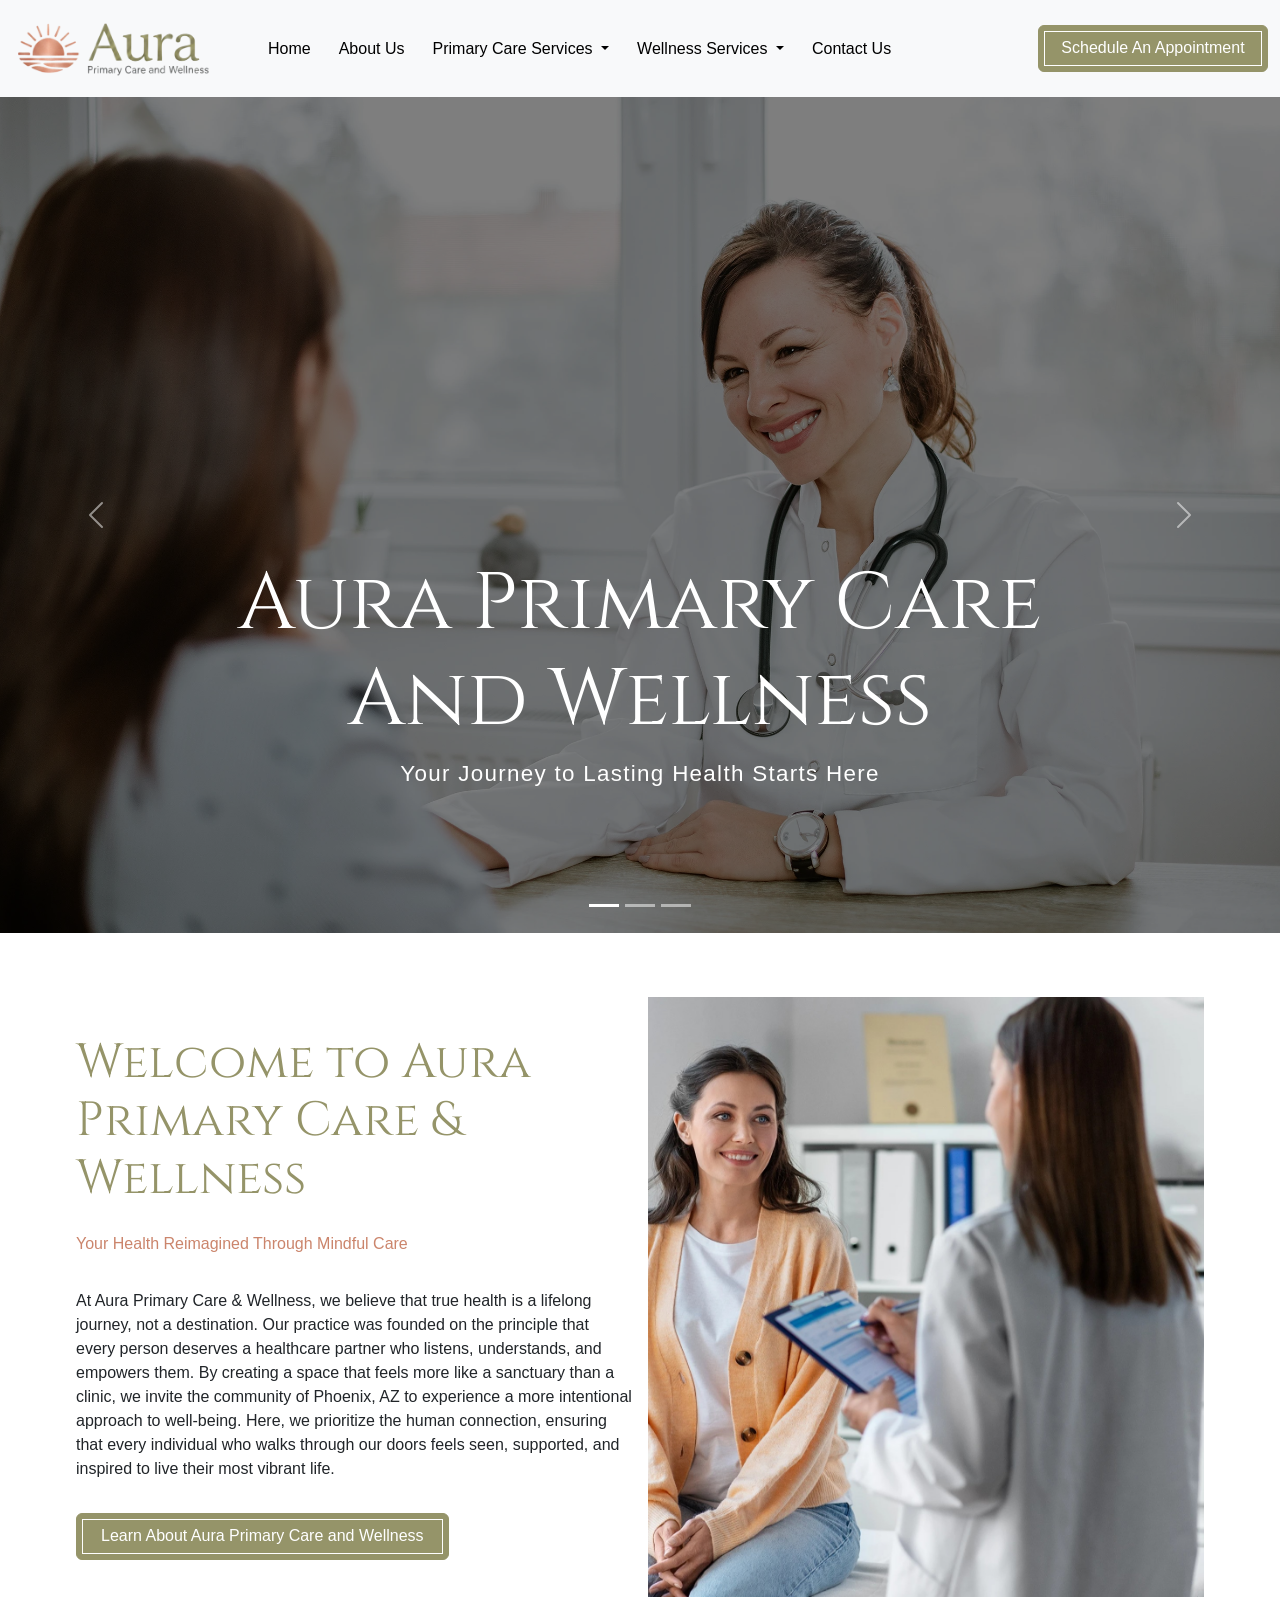
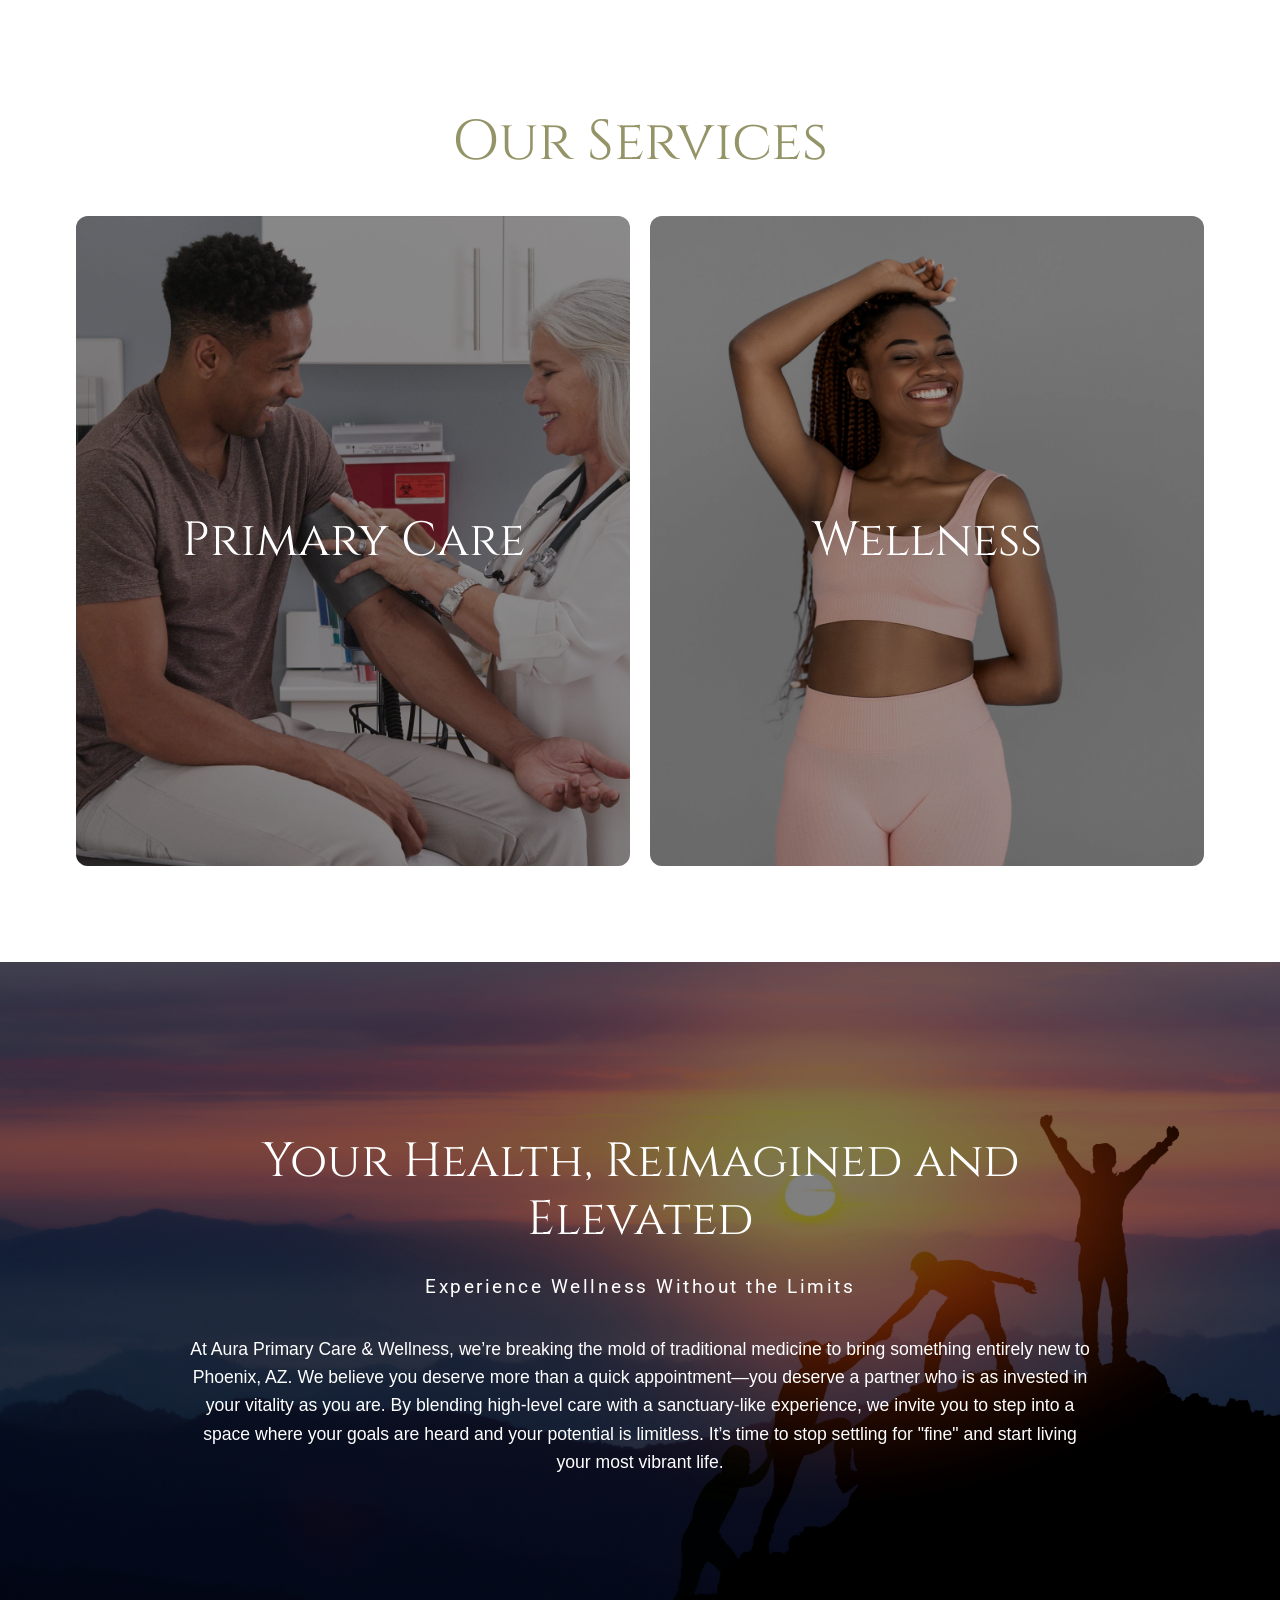
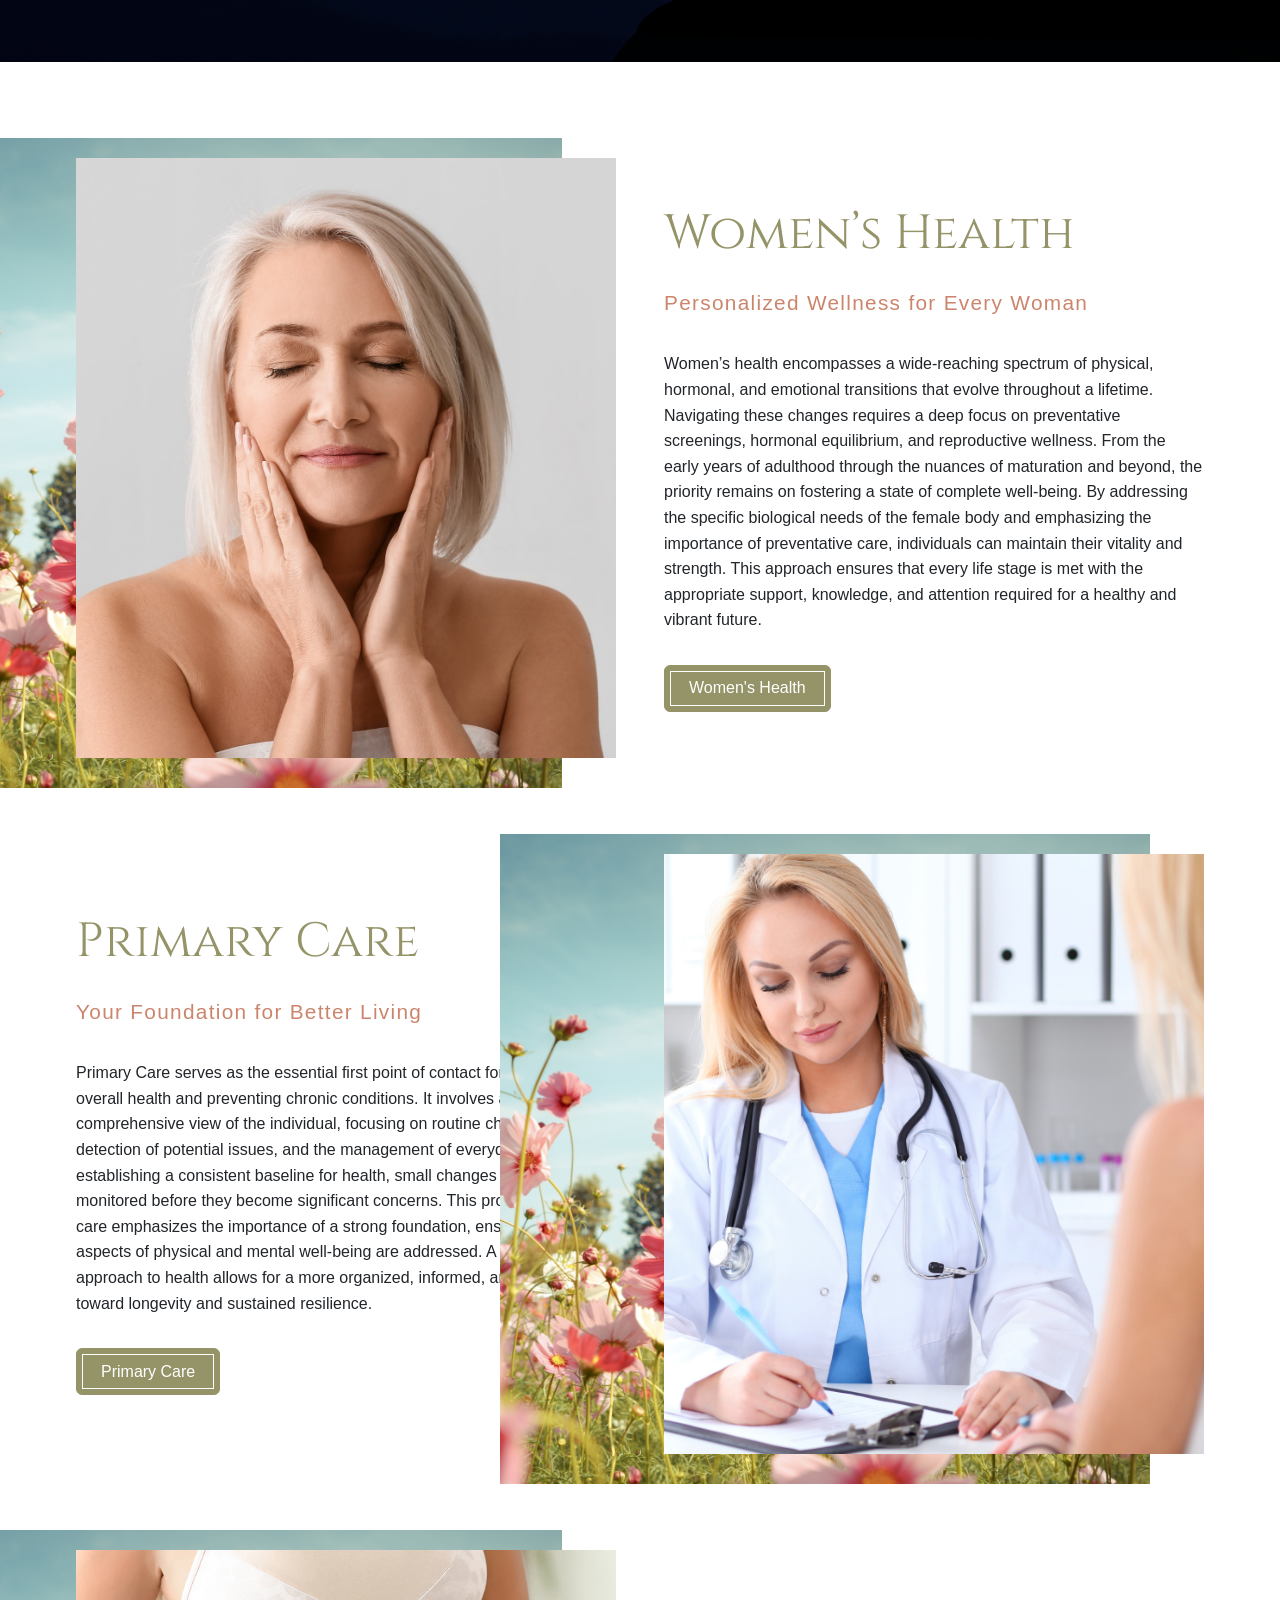
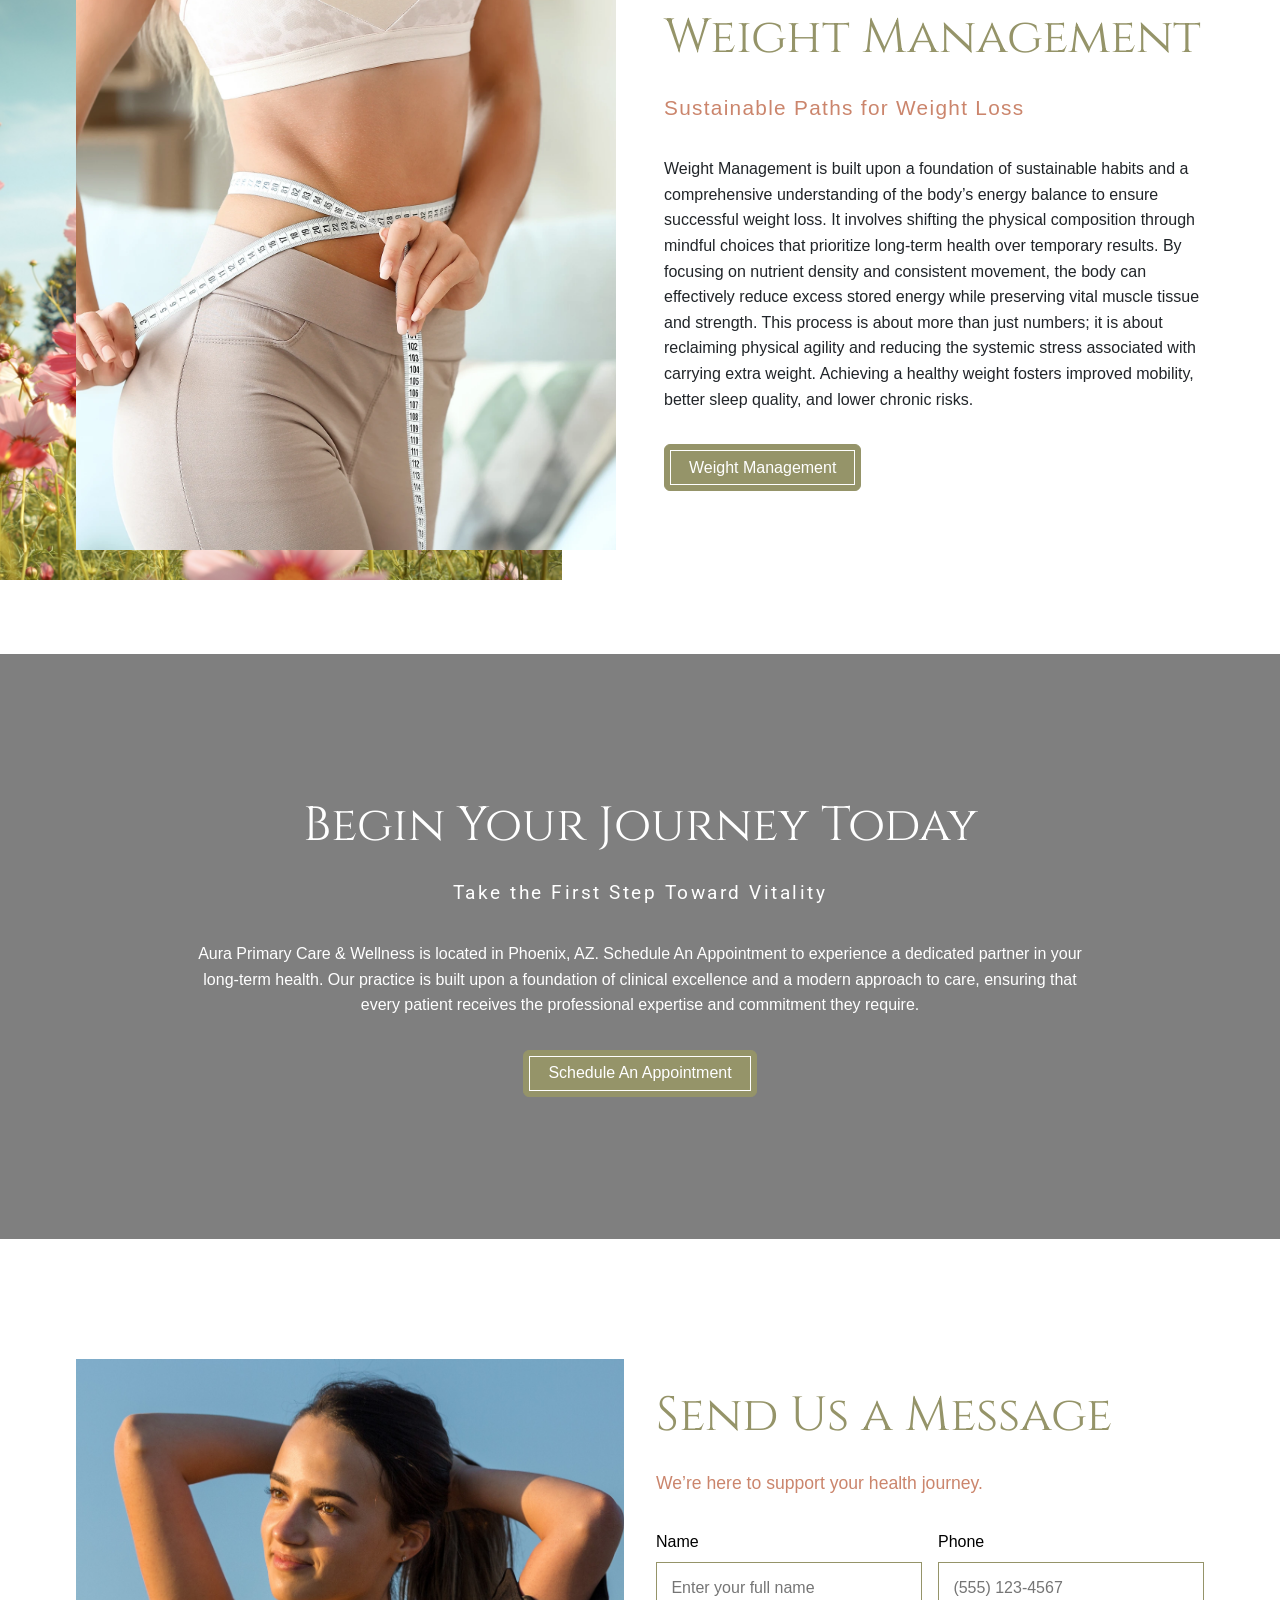
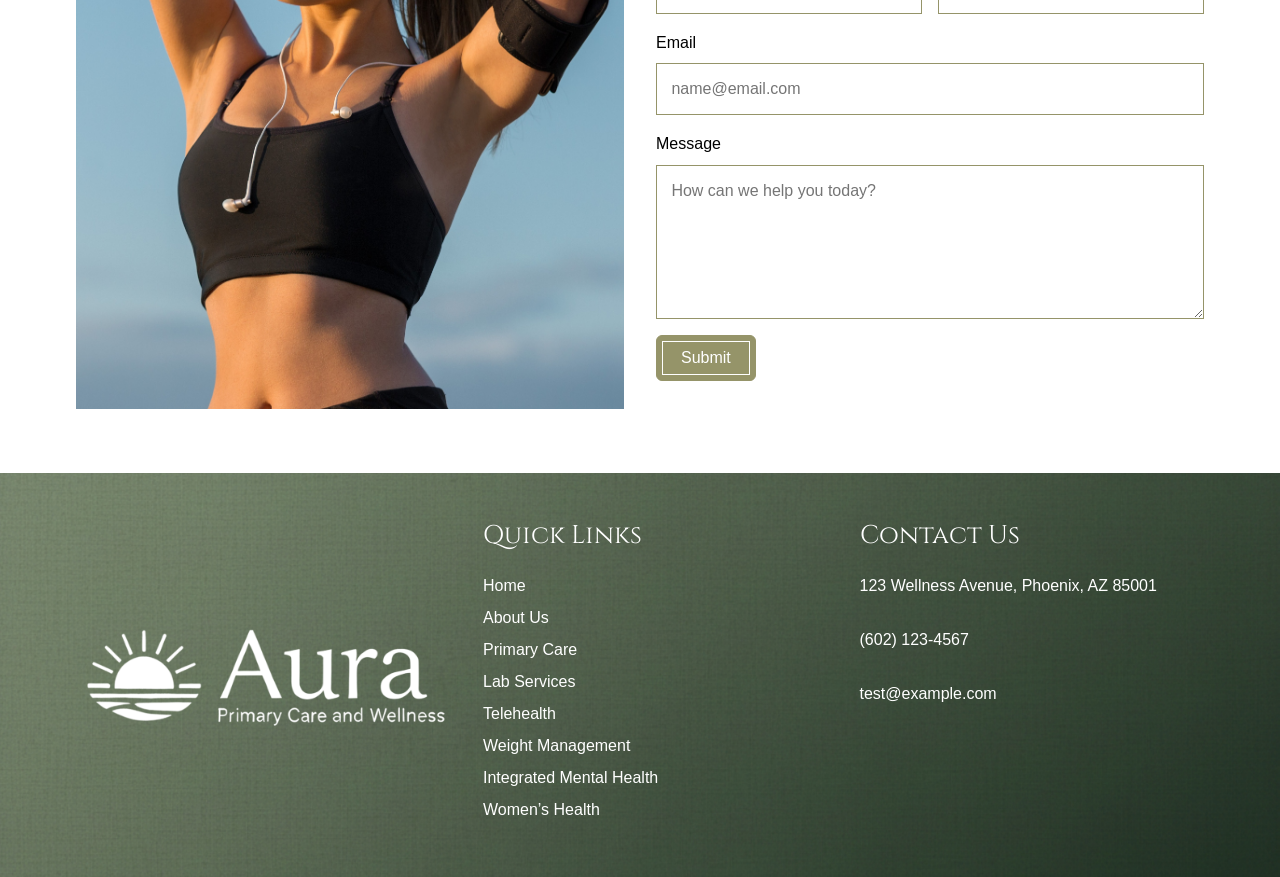
<file: index.html>
<!DOCTYPE html>
<html lang="en">

<head>
    <meta charset="UTF-8">
    <meta name="viewport" content="width=device-width, initial-scale=1.0">
    <title>Aura Primary Care</title>
    <link href="https://cdn.jsdelivr.net/npm/bootstrap@5.3.8/dist/css/bootstrap.min.css" rel="stylesheet"
        integrity="sha384-sRIl4kxILFvY47J16cr9ZwB07vP4J8+LH7qKQnuqkuIAvNWLzeN8tE5YBujZqJLB" crossorigin="anonymous">
    <link rel="stylesheet" href="styles.css">
    <script src="script.js" defer></script>
    <link rel="preconnect" href="https://fonts.googleapis.com">
    <link rel="preconnect" href="https://fonts.gstatic.com" crossorigin>
    <link href="https://fonts.googleapis.com/css2?family=Cinzel:wght@400..900&display=swap" rel="stylesheet">
    <link rel="preconnect" href="https://fonts.googleapis.com">
    <link rel="preconnect" href="https://fonts.gstatic.com" crossorigin>
    <link href="https://fonts.googleapis.com/css2?family=Roboto:ital,wght@0,100..900;1,100..900&display=swap"
        rel="stylesheet">
</head>

<body>
    <div id="navbar-placeholder"></div>

    <section class="hero">
        <div id="customSlider" class="carousel slide" data-bs-ride="carousel">
            <div class="carousel-indicators">
                <button type="button" data-bs-target="#customSlider" data-bs-slide-to="0" class="active"></button>
                <button type="button" data-bs-target="#customSlider" data-bs-slide-to="1"></button>
                <button type="button" data-bs-target="#customSlider" data-bs-slide-to="2"></button>
            </div>
            <div class="carousel-inner">
                <div class="carousel-item active">
                    <img class="carousel-image" src="images/984151510.webp" class="d-block w-100" alt="...">
                    <div class="carousel-caption">
                        <h1 class="carousel-title">Aura Primary Care <br> And Wellness</h1>
                        <p class="hero-subtitle">Your Journey to Lasting Health Starts Here</p>
                    </div>
                </div>
                <div class="carousel-item">
                    <img class="carousel-image" src="images/AdobeStock_830145388.jpg" class="d-block w-100" alt="...">
                    <div class="carousel-caption">
                        <h1 class="carousel-title">Aura Primary Care <br> And Wellness</h1>
                        <p class="hero-subtitle">Your Journey to Lasting Health Starts Here</p>
                    </div>
                </div>
                <div class="carousel-item">
                    <img class="carousel-image" src="images/6916341a4e03afcaafa5f163_484784515.jpg"
                        class="d-block w-100" alt="...">
                    <div class="carousel-caption">
                        <h1 class="carousel-title">Aura Primary Care <br> And Wellness</h1>
                        <p class="hero-subtitle">Your Journey to Lasting Health Starts Here</p>
                    </div>
                </div>
            </div>

            <button class="carousel-control-prev" type="button" data-bs-target="#customSlider" data-bs-slide="prev">
                <span class="carousel-control-prev-icon"></span>
            </button>
            <button class="carousel-control-next" type="button" data-bs-target="#customSlider" data-bs-slide="next">
                <span class="carousel-control-next-icon"></span>
            </button>
        </div>
    </section>


    <section class="welcome container">
        <div class="welcome-section">
            <div class="welcome__text--wrap">
                <h3 class="welcome-title">Welcome to Aura Primary Care & Wellness</h3>
                <p class="welcome-subtitle">Your Health Reimagined Through Mindful Care</p>
                <p class="welcome-text">At Aura Primary Care & Wellness, we believe that true health is a lifelong
                    journey, not a
                    destination. Our practice was founded on the principle that every person deserves a healthcare
                    partner who listens, understands, and empowers them. By creating a space that feels more like a
                    sanctuary than a clinic, we invite the community of Phoenix, AZ to experience a more intentional
                    approach to well-being. Here, we prioritize the human connection, ensuring that every individual who
                    walks through our doors feels seen, supported, and inspired to live their most vibrant life.</p>
                <a href="about-us.html" class="btn">Learn About Aura Primary Care and Wellness</a>
            </div>
            <div class="welcome__image--wrap">
                <img class="welcome-image" src="images/4848545145.jpg" alt="Doctor talking to a woman">
            </div>
        </div>
    </section>

    <section class="services container">
        <h3 class="services-title">Our Services</h3>
        <div class="services-grid">
            <div class="service-card">
                <img src="images/14894841851.webp" class="service-image" alt="Primary Care">
                <div class="service-overlay">
                    <h3 class="category-name">Primary Care</h3>
                    <div class="hover-content">
                        <ul class="service-links">
                            <li><a href="primary-care.html">Primary Care</a></li>
                            <li><a href="lab-services.html">Lab Services</a></li>
                            <li><a href="telehealth.html">Telehealth</a></li>
                        </ul>
                    </div>
                </div>
            </div>

            <div class="service-card">
                <img src="images/65ef812adcd3a953e40af9d9_119325652.webp" class="service-image" alt="Wellness">
                <div class="service-overlay">
                    <h3 class="category-name">Wellness</h3>
                    <div class="hover-content">
                        <ul class="service-links">
                            <li><a href="weight-management.html">Weight Management</a></li>
                            <li><a href="mental-health.html">Integrated Mental Health</a></li>
                            <li><a href="womens-health.html">Women’s Health</a></li>
                        </ul>
                    </div>
                </div>
            </div>
        </div>
    </section>

    <section class="text-banner">
        <div class="text-banner-section">
            <div class="text-banner-wrap">
                <h3 class="text-banner-title">Your Health, Reimagined and Elevated</h3>
                <p class="subtitle">Experience Wellness Without the Limits</p>
                <p class="text-banner-text">At Aura Primary Care & Wellness, we’re breaking the mold of traditional
                    medicine to bring something
                    entirely new to Phoenix, AZ. We believe you deserve more than a quick appointment—you deserve a
                    partner who is as invested in your vitality as you are. By blending high-level care with a
                    sanctuary-like experience, we invite you to step into a space where your goals are heard and your
                    potential is limitless. It’s time to stop settling for "fine" and start living your most vibrant
                    life.</p>
            </div>
            <div class="text-banner-image-wrap">
                <img class="text-banner-image" src="images/AdobeStock_363563655.jpg" alt="">
            </div>
        </div>
    </section>

    <section class="featured container">
        <div class="featured-services">
            <div class="featured-image-wrap">
                <img class="featured-image" src="images/1854554151.jpg" alt="">
            </div>
            <div class="featured-text-wrap">
                <h3 class="featured-title">Women’s Health</h3>
                <p class="featured-subtitle">Personalized Wellness for Every Woman</p>
                <p>Women’s health encompasses a wide-reaching spectrum of physical, hormonal, and emotional transitions
                    that evolve throughout a lifetime. Navigating these changes requires a deep focus on preventative
                    screenings, hormonal equilibrium, and reproductive wellness. From the early years of adulthood
                    through the nuances of maturation and beyond, the priority remains on fostering a state of complete
                    well-being. By addressing the specific biological needs of the female body and emphasizing the
                    importance of preventative care, individuals can maintain their vitality and strength. This approach
                    ensures that every life stage is met with the appropriate support, knowledge, and attention required
                    for a healthy and vibrant future.</p>
                <a href="womens-health.html" class="btn">Women's Health</a>
            </div>
        </div>
    </section>

    <section class="featured container">
        <div class="featured-services">
            <div class="featured-text-wrap">
                <h3 class="featured-title">Primary Care</h3>
                <p class="featured-subtitle">Your Foundation for Better Living</p>
                <p>Primary Care serves as the essential first point of contact for maintaining overall health and
                    preventing chronic conditions. It involves a comprehensive view of the individual, focusing on
                    routine check-ups, early detection of potential issues, and the management of everyday wellness. By
                    establishing a consistent baseline for health, small changes can be monitored before they become
                    significant concerns. This proactive model of care emphasizes the importance of a strong foundation,
                    ensuring that all aspects of physical and mental well-being are addressed. A dedicated approach to
                    health allows for a more organized, informed, and steady path toward longevity and sustained
                    resilience.</p>
                <a href="primary-care.html" class="btn">Primary Care</a>
            </div>
            <div class="featured-image-wrap">
                <img class="featured-image" src="images/487484854158.jpg" alt="">
            </div>
        </div>
    </section>

    <section class="featured container">
        <div class="featured-services">
            <div class="featured-image-wrap">
                <img class="featured-image" src="images/21584515151.webp" alt="">
            </div>
            <div class="featured-text-wrap">
                <h3 class="featured-title">Weight Management</h3>
                <p class="featured-subtitle">Sustainable Paths for Weight Loss</p>
                <p>Weight Management is built upon a foundation of sustainable habits and a comprehensive understanding
                    of the body’s energy balance to ensure successful weight loss. It involves shifting the physical
                    composition through mindful choices that prioritize long-term health over temporary results. By
                    focusing on nutrient density and consistent movement, the body can effectively reduce excess stored
                    energy while preserving vital muscle tissue and strength. This process is about more than just
                    numbers; it is about reclaiming physical agility and reducing the systemic stress associated with
                    carrying extra weight. Achieving a healthy weight fosters improved mobility, better sleep quality,
                    and lower chronic risks.</p>
                <a href="weight-management.html" class="btn">Weight Management</a>
            </div>
        </div>
    </section>

    <section class="cta">
        <div class="cta-video-wrap">
            <video src="Istock-1758806742.mp4" autoplay muted loop playsinline></video>
        </div>
        <div class="cta-text-wrap">
            <h3 class="cta-title">Begin Your Journey Today</h3>
            <p class="subtitle">Take the First Step Toward Vitality</p>
            <p>Aura Primary Care & Wellness is located in Phoenix, AZ. Schedule An Appointment to experience a dedicated
                partner in your long-term health. Our practice is built upon a foundation of clinical excellence and a
                modern approach to care, ensuring that every patient receives the professional expertise and commitment
                they require.</p>
            <a href="contact.html" class="btn">Schedule An Appointment</a>
        </div>
    </section>


    <section class="contact-form container">
        <div class="contact-form-section">
            <div class="contact-form-image-wrap">
                <img class="contact-form-image" src="images/AdobeStock_290607977 (1).jpg" alt="Patient consultation">
            </div>

            <div class="contact-form-content">
                <h3 class="contact-form-title">Send Us a Message</h3>
                <p class="contact-form-subtitle">We’re here to support your health journey.</p>

                <form class="contact-form-fields" action="#" method="post">
                    <div class="field-wrap">
                        <label for="fullName">Name</label>
                        <input id="fullName" name="fullName" type="text" placeholder="Enter your full name" required>
                    </div>

                    <div class="field-wrap">
                        <label for="phone">Phone</label>
                        <input id="phone" name="phone" type="tel" placeholder="(555) 123-4567" required>
                    </div>

                    <div class="field-wrap field-full">
                        <label for="email">Email</label>
                        <input id="email" name="email" type="email" placeholder="name@email.com" required>
                    </div>

                    <div class="field-wrap field-full">
                        <label for="message">Message</label>
                        <textarea id="message" name="message" rows="5" placeholder="How can we help you today?"
                            required></textarea>
                    </div>

                    <a href="#" class="btn">Submit</a>
                </form>
            </div>
        </div>
    </section>

    <footer id="footer-placeholder">
    </footer>


    <script src="https://cdn.jsdelivr.net/npm/bootstrap@5.3.8/dist/js/bootstrap.bundle.min.js"
        integrity="sha384-FKyoEForCGlyvwx9Hj09JcYn3nv7wiPVlz7YYwJrWVcXK/BmnVDxM+D2scQbITxI"
        crossorigin="anonymous"></script>
</body>

</html>
</file>
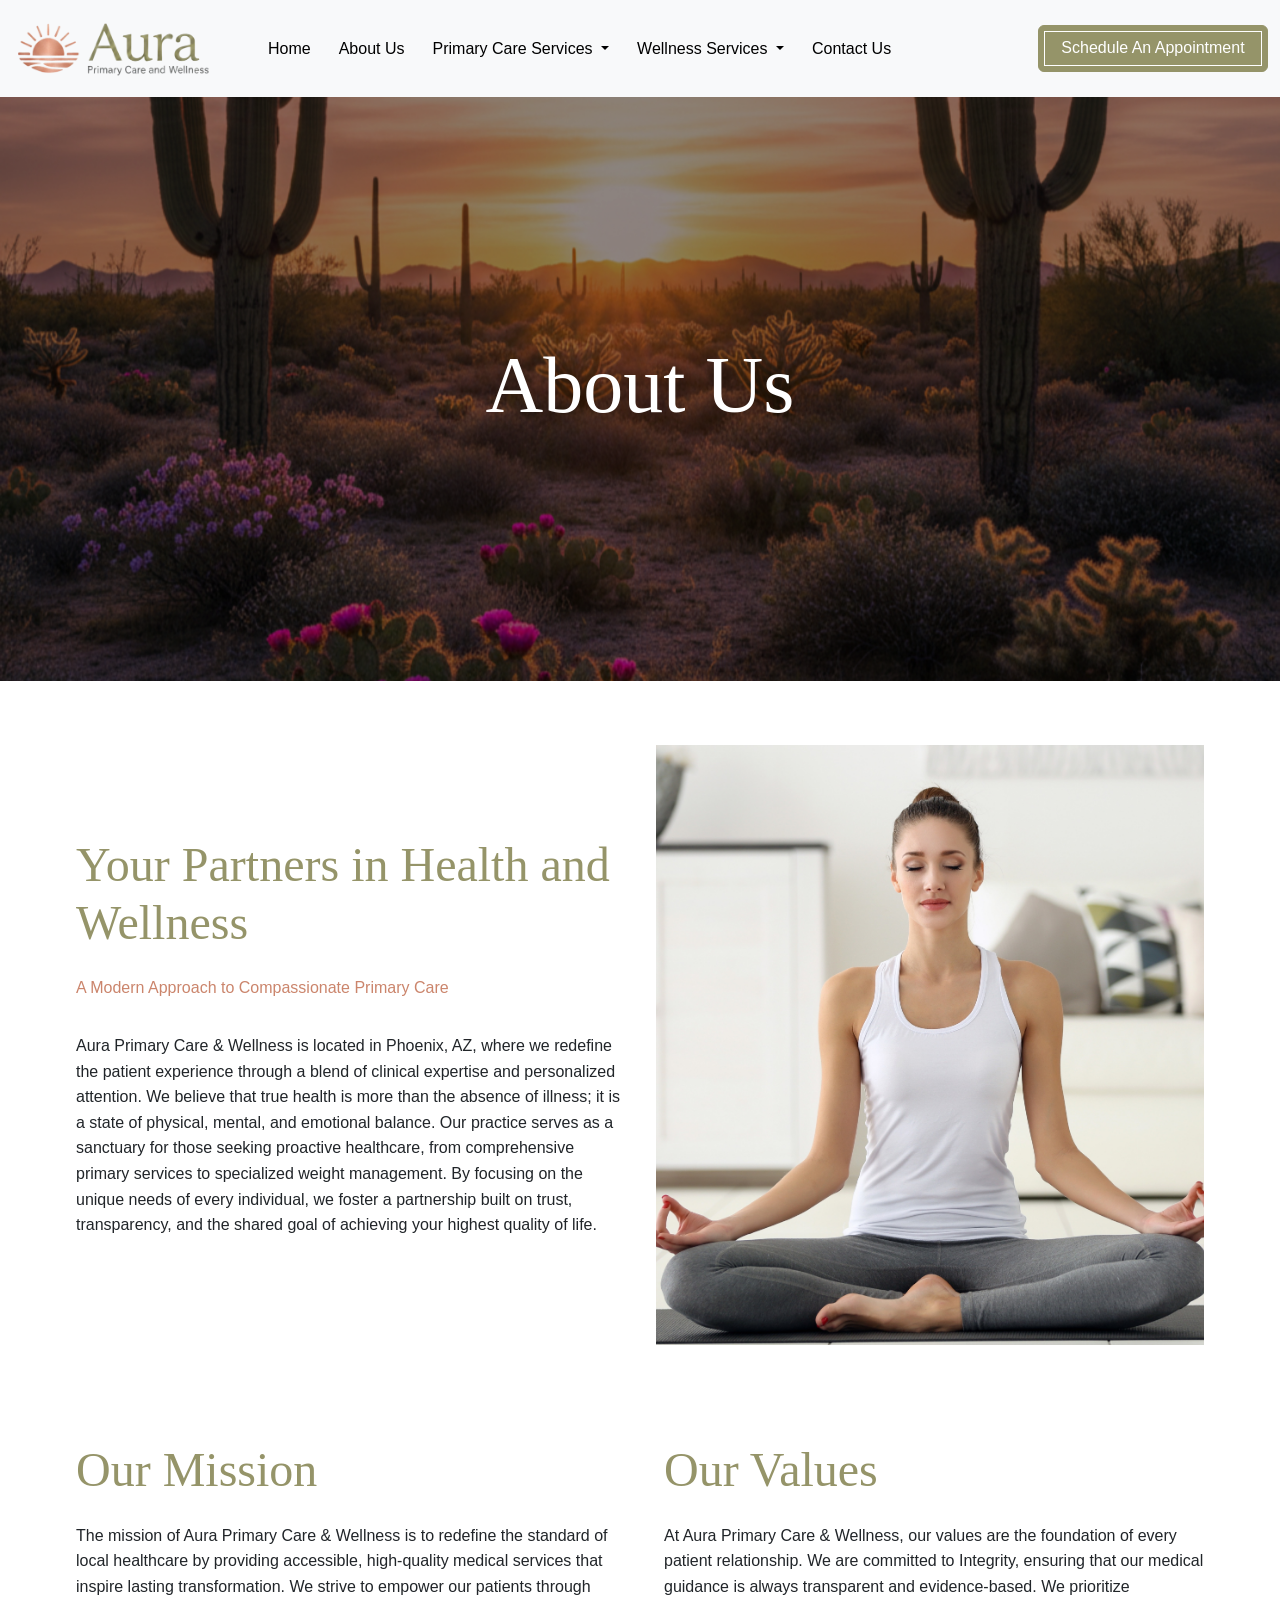
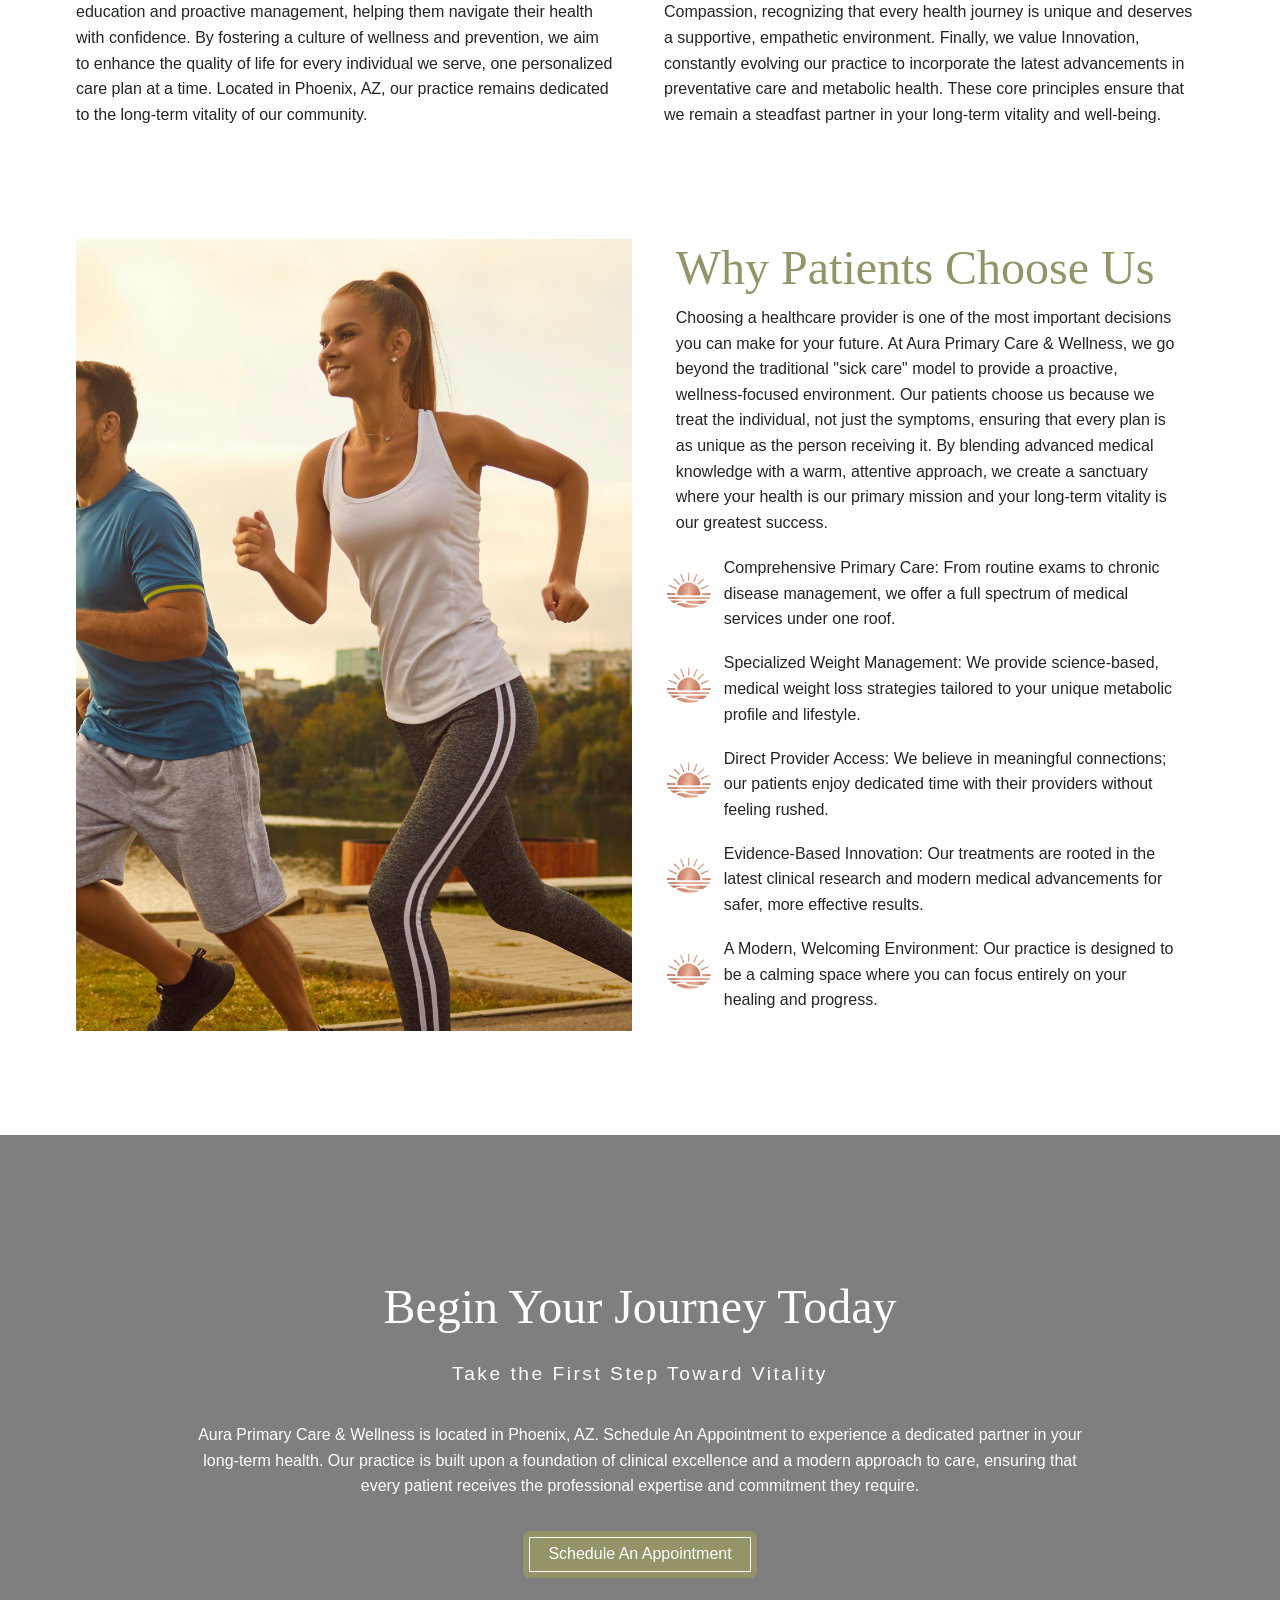
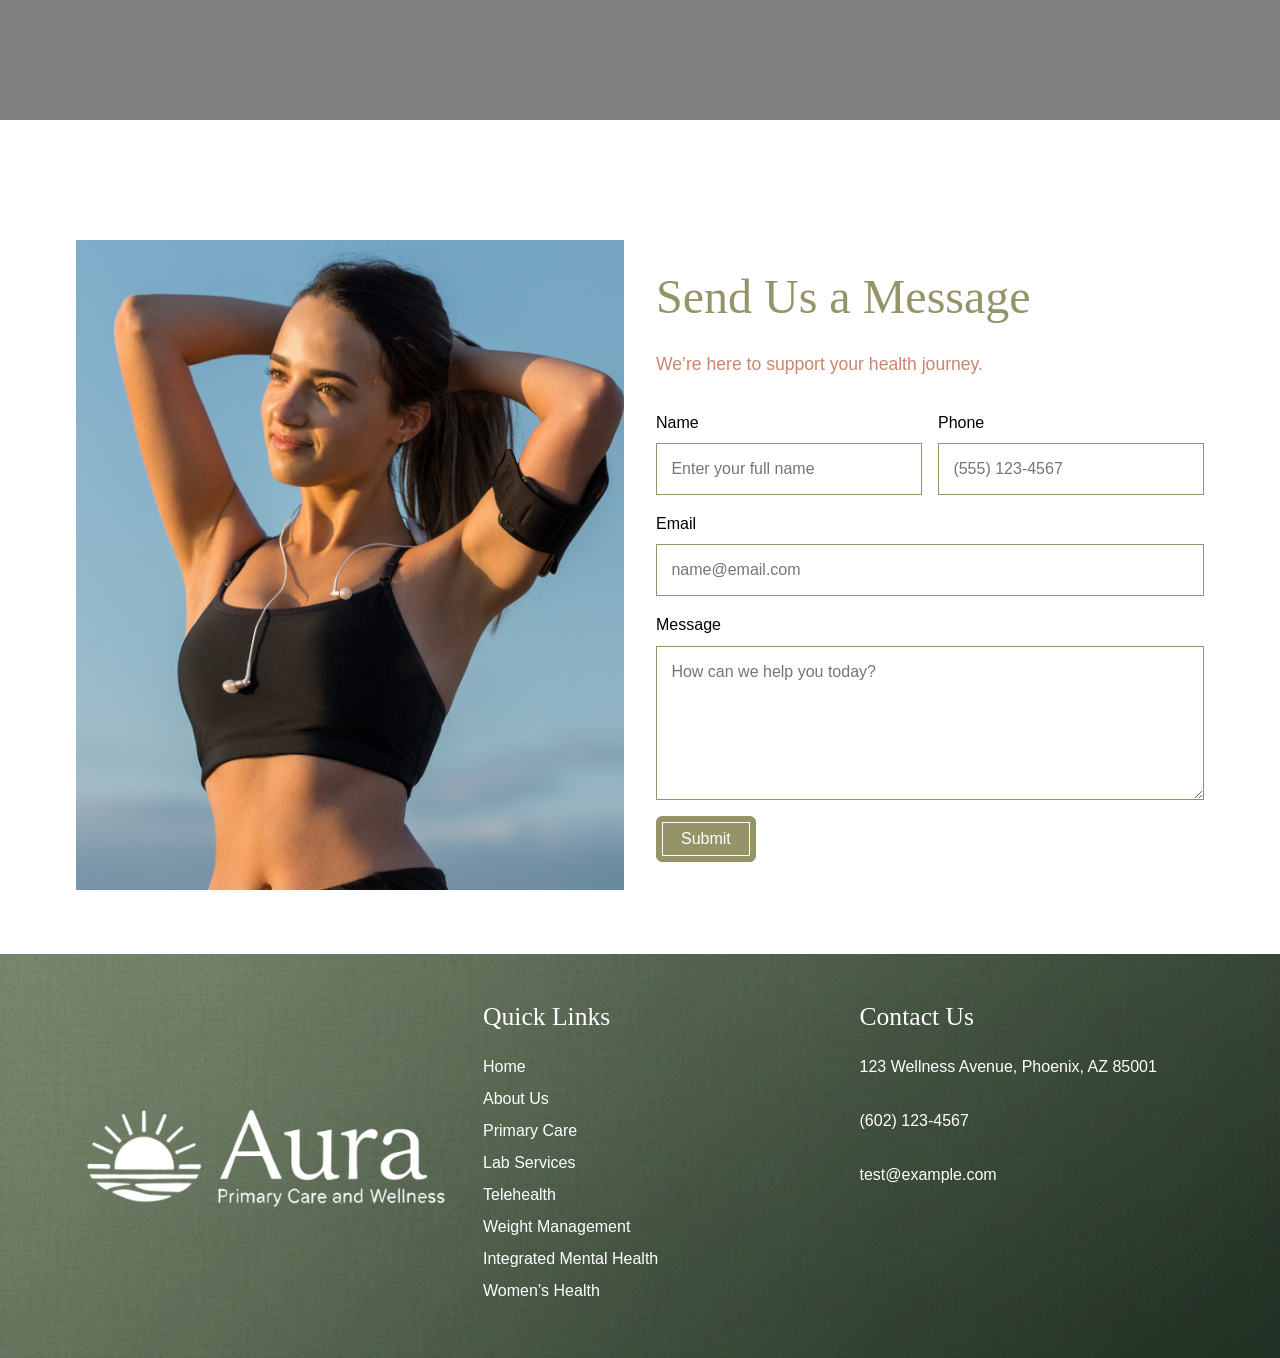
<file: about-us.html>
<!DOCTYPE html>
<html lang="en">

<head>
    <meta charset="UTF-8">
    <meta name="viewport" content="width=device-width, initial-scale=1.0">
    <title>About Us | Aura Primary Care</title>
    <link href="https://cdn.jsdelivr.net/npm/bootstrap@5.3.8/dist/css/bootstrap.min.css" rel="stylesheet"
        integrity="sha384-sRIl4kxILFvY47J16cr9ZwB07vP4J8+LH7qKQnuqkuIAvNWLzeN8tE5YBujZqJLB" crossorigin="anonymous">
    <link rel="stylesheet" href="styles.css">
    <script src="script.js" defer></script>
</head>

<body>
    <div id="navbar-placeholder"></div>

    <section class="about-hero">
        <div class="about-hero__image-wrap">
            <img src="images/458454151.jpg" alt="" class="about-hero__image">
        </div>
        <div class="about-hero__text-wrap">
            <h1 class="about-hero__title">About Us</h1>
        </div>
    </section>

    <section class="about-intro container">
        <div class="about-intro__content">
            <h3 class="about-intro__title">Your Partners in Health and Wellness</h3>
            <p class="about-intro__subtitle">A Modern Approach to Compassionate Primary Care</p>
            <p>Aura Primary Care & Wellness is located in Phoenix, AZ, where we redefine the patient experience through
                a blend of clinical expertise and personalized attention. We believe that true health is more than the
                absence of illness; it is a state of physical, mental, and emotional balance. Our practice serves as a
                sanctuary for those seeking proactive healthcare, from comprehensive primary services to specialized
                weight management. By focusing on the unique needs of every individual, we foster a partnership built on
                trust, transparency, and the shared goal of achieving your highest quality of life.</p>
        </div>
        <div class="about-intro__image-wrap">
            <img class="about-intro__image" src="images/484854151451.jpg" alt="">
        </div>
    </section>

    <section class="about-mission container">
        <div class="about-mission__item">
            <h3 class="about-mission__title">Our Mission</h3>
            <p>The mission of Aura Primary Care & Wellness is to redefine the standard of local healthcare by providing
                accessible, high-quality medical services that inspire lasting transformation. We strive to empower our
                patients through education and proactive management, helping them navigate their health with confidence.
                By fostering a culture of wellness and prevention, we aim to enhance the quality of life for every
                individual we serve, one personalized care plan at a time. Located in Phoenix, AZ, our practice remains
                dedicated to the long-term vitality of our community.</p>
        </div>
        <div class="about-mission__item">
            <h3 class="about-mission__title">Our Values</h3>
            <p>At Aura Primary Care & Wellness, our values are the foundation of every patient relationship. We are
                committed to Integrity, ensuring that our medical guidance is always transparent and evidence-based. We
                prioritize Compassion, recognizing that every health journey is unique and deserves a supportive,
                empathetic environment. Finally, we value Innovation, constantly evolving our practice to incorporate
                the latest advancements in preventative care and metabolic health. These core principles ensure that we
                remain a steadfast partner in your long-term vitality and well-being.</p>
        </div>
    </section>

    <section class="about-why container">
        <div class="about-why__image-wrap">
            <img class="about-why__image" src="images/487485451.jpg" alt="">
        </div>
        <div class="about-why__content">
            <h3 class="about-why__title">Why Patients Choose Us</h3>
            <p>Choosing a healthcare provider is one of the most important decisions you can make for your future. At
                Aura Primary Care & Wellness, we go beyond the traditional "sick care" model to provide a proactive,
                wellness-focused environment. Our patients choose us because we treat the individual, not just the
                symptoms, ensuring that every plan is as unique as the person receiving it. By blending advanced medical
                knowledge with a warm, attentive approach, we create a sanctuary where your health is our primary
                mission and your long-term vitality is our greatest success.</p>
            <ul class="about-why__list">
                <li>Comprehensive Primary Care: From routine exams to chronic disease management, we offer a full
                    spectrum of medical services under one roof.</li>
                <li>Specialized Weight Management: We provide science-based, medical weight loss strategies tailored to
                    your unique metabolic profile and lifestyle.</li>
                <li>Direct Provider Access: We believe in meaningful connections; our patients enjoy dedicated time with
                    their providers without feeling rushed.</li>
                <li>Evidence-Based Innovation: Our treatments are rooted in the latest clinical research and modern
                    medical advancements for safer, more effective results.</li>
                <li>A Modern, Welcoming Environment: Our practice is designed to be a calming space where you can focus
                    entirely on your healing and progress.</li>
            </ul>
        </div>
    </section>

    <section class="cta">
        <div class="cta-video-wrap">
            <video src="Istock-1758806742.mp4" autoplay muted loop playsinline></video>
        </div>
        <div class="cta-text-wrap">
            <h3 class="cta-title">Begin Your Journey Today</h3>
            <p class="subtitle">Take the First Step Toward Vitality</p>
            <p>Aura Primary Care & Wellness is located in Phoenix, AZ. Schedule An Appointment to experience a dedicated
                partner in your long-term health. Our practice is built upon a foundation of clinical excellence and a
                modern approach to care, ensuring that every patient receives the professional expertise and commitment
                they require.</p>
            <a href="contact.html" class="btn">Schedule An Appointment</a>
        </div>
    </section>



    <section class="contact-form container">
        <div class="contact-form-section">
            <div class="contact-form-image-wrap">
                <img class="contact-form-image" src="images/AdobeStock_290607977 (1).jpg" alt="Patient consultation">
            </div>

            <div class="contact-form-content">
                <h3 class="contact-form-title">Send Us a Message</h3>
                <p class="contact-form-subtitle">We’re here to support your health journey.</p>

                <form class="contact-form-fields" action="#" method="post">
                    <div class="field-wrap">
                        <label for="fullName">Name</label>
                        <input id="fullName" name="fullName" type="text" placeholder="Enter your full name" required>
                    </div>

                    <div class="field-wrap">
                        <label for="phone">Phone</label>
                        <input id="phone" name="phone" type="tel" placeholder="(555) 123-4567" required>
                    </div>

                    <div class="field-wrap field-full">
                        <label for="email">Email</label>
                        <input id="email" name="email" type="email" placeholder="name@email.com" required>
                    </div>

                    <div class="field-wrap field-full">
                        <label for="message">Message</label>
                        <textarea id="message" name="message" rows="5" placeholder="How can we help you today?"
                            required></textarea>
                    </div>

                    <a href="#" class="btn">Submit</a>
                </form>
            </div>
        </div>
    </section>

    <footer id="footer-placeholder">
    </footer>


    <script src="https://cdn.jsdelivr.net/npm/bootstrap@5.3.8/dist/js/bootstrap.bundle.min.js"
        integrity="sha384-FKyoEForCGlyvwx9Hj09JcYn3nv7wiPVlz7YYwJrWVcXK/BmnVDxM+D2scQbITxI"
        crossorigin="anonymous"></script>
</body>

</html>
</file>
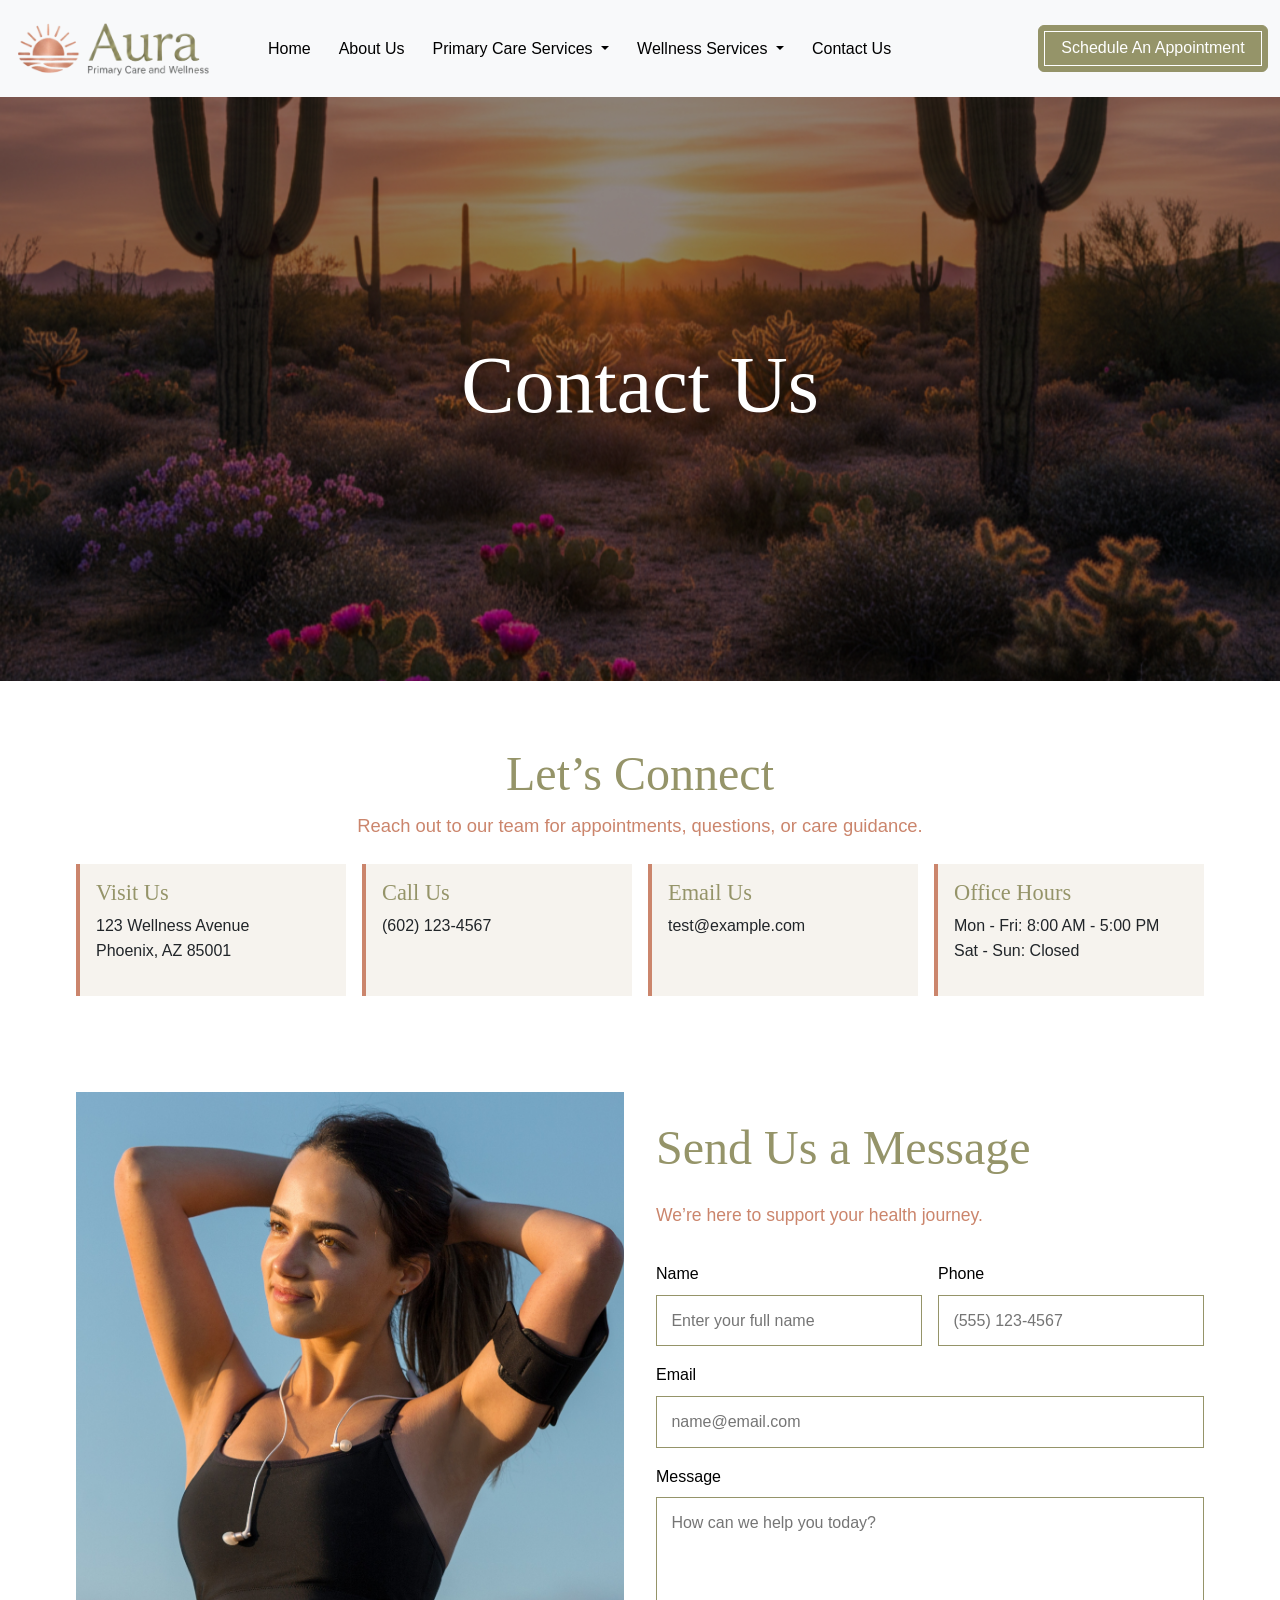
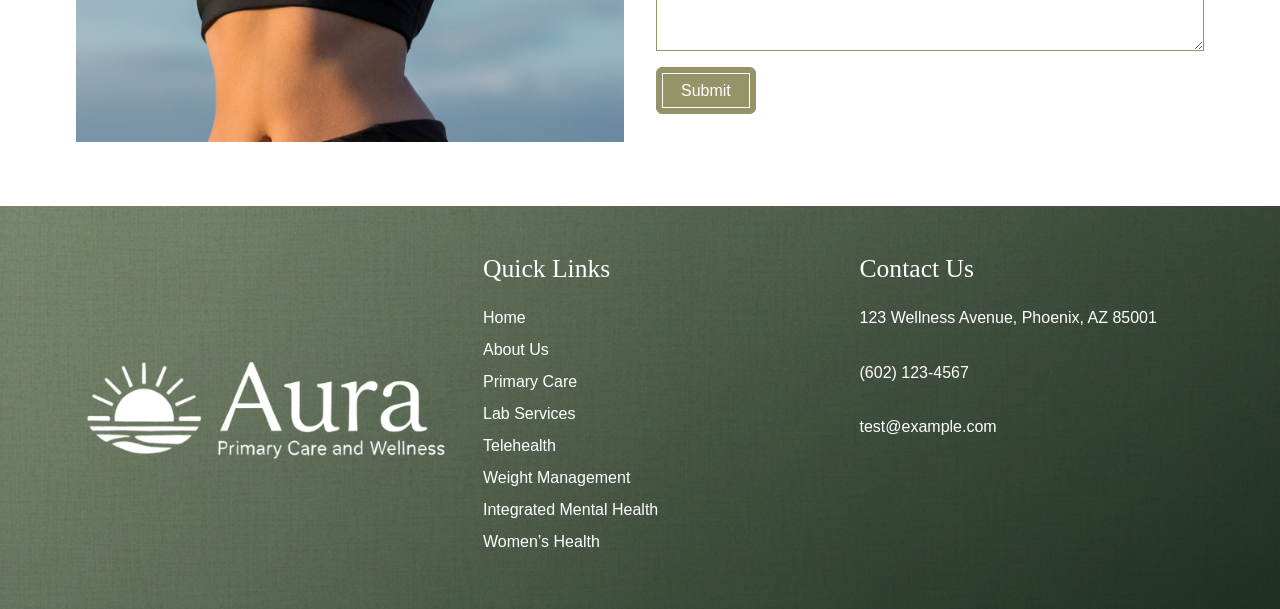
<file: contact.html>
<!DOCTYPE html>
<html lang="en">

<head>
    <meta charset="UTF-8">
    <meta name="viewport" content="width=device-width, initial-scale=1.0">
    <title>Contact Us | Aura Primary Care</title>
    <link href="https://cdn.jsdelivr.net/npm/bootstrap@5.3.8/dist/css/bootstrap.min.css" rel="stylesheet"
        integrity="sha384-sRIl4kxILFvY47J16cr9ZwB07vP4J8+LH7qKQnuqkuIAvNWLzeN8tE5YBujZqJLB" crossorigin="anonymous">
    <link rel="stylesheet" href="styles.css">
    <script src="script.js" defer></script>
</head>

<body>
    <div id="navbar-placeholder"></div>

    <section class="about-hero">
        <div class="about-hero__image-wrap">
            <img src="images/458454151.jpg" alt="" class="about-hero__image">
        </div>
        <div class="about-hero__text-wrap">
            <h1 class="about-hero__title">Contact Us</h1>
        </div>
    </section>



    <section class="contact-page container">
        <div class="contact-page__intro">
            <h2 class="contact-page__title">Let’s Connect</h2>
            <p class="contact-page__subtitle">Reach out to our team for appointments, questions, or care guidance.</p>
        </div>

        <div class="contact-page__grid">
            <article class="contact-page__card">
                <h3>Visit Us</h3>
                <p>123 Wellness Avenue<br>Phoenix, AZ 85001</p>
            </article>

            <article class="contact-page__card">
                <h3>Call Us</h3>
                <p>(602) 123-4567</p>
            </article>

            <article class="contact-page__card">
                <h3>Email Us</h3>
                <p>test@example.com</p>
            </article>

            <article class="contact-page__card">
                <h3>Office Hours</h3>
                <p>Mon - Fri: 8:00 AM - 5:00 PM<br>Sat - Sun: Closed</p>
            </article>
        </div>
    </section>

    <section class="contact-form container">
        <div class="contact-form-section">
            <div class="contact-form-image-wrap">
                <img class="contact-form-image" src="images/AdobeStock_290607977 (1).jpg" alt="Patient consultation">
            </div>

            <div class="contact-form-content">
                <h3 class="contact-form-title">Send Us a Message</h3>
                <p class="contact-form-subtitle">We’re here to support your health journey.</p>

                <form class="contact-form-fields" action="#" method="post">
                    <div class="field-wrap">
                        <label for="fullName">Name</label>
                        <input id="fullName" name="fullName" type="text" placeholder="Enter your full name" required>
                    </div>

                    <div class="field-wrap">
                        <label for="phone">Phone</label>
                        <input id="phone" name="phone" type="tel" placeholder="(555) 123-4567" required>
                    </div>

                    <div class="field-wrap field-full">
                        <label for="email">Email</label>
                        <input id="email" name="email" type="email" placeholder="name@email.com" required>
                    </div>

                    <div class="field-wrap field-full">
                        <label for="message">Message</label>
                        <textarea id="message" name="message" rows="5" placeholder="How can we help you today?"
                            required></textarea>
                    </div>

                    <a href="#" class="btn">Submit</a>
                </form>
            </div>
        </div>
    </section>



    <footer id="footer-placeholder">
    </footer>

    <script src="https://cdn.jsdelivr.net/npm/bootstrap@5.3.8/dist/js/bootstrap.bundle.min.js"
        integrity="sha384-FKyoEForCGlyvwx9Hj09JcYn3nv7wiPVlz7YYwJrWVcXK/BmnVDxM+D2scQbITxI"
        crossorigin="anonymous"></script>
</body>

</html>
</file>
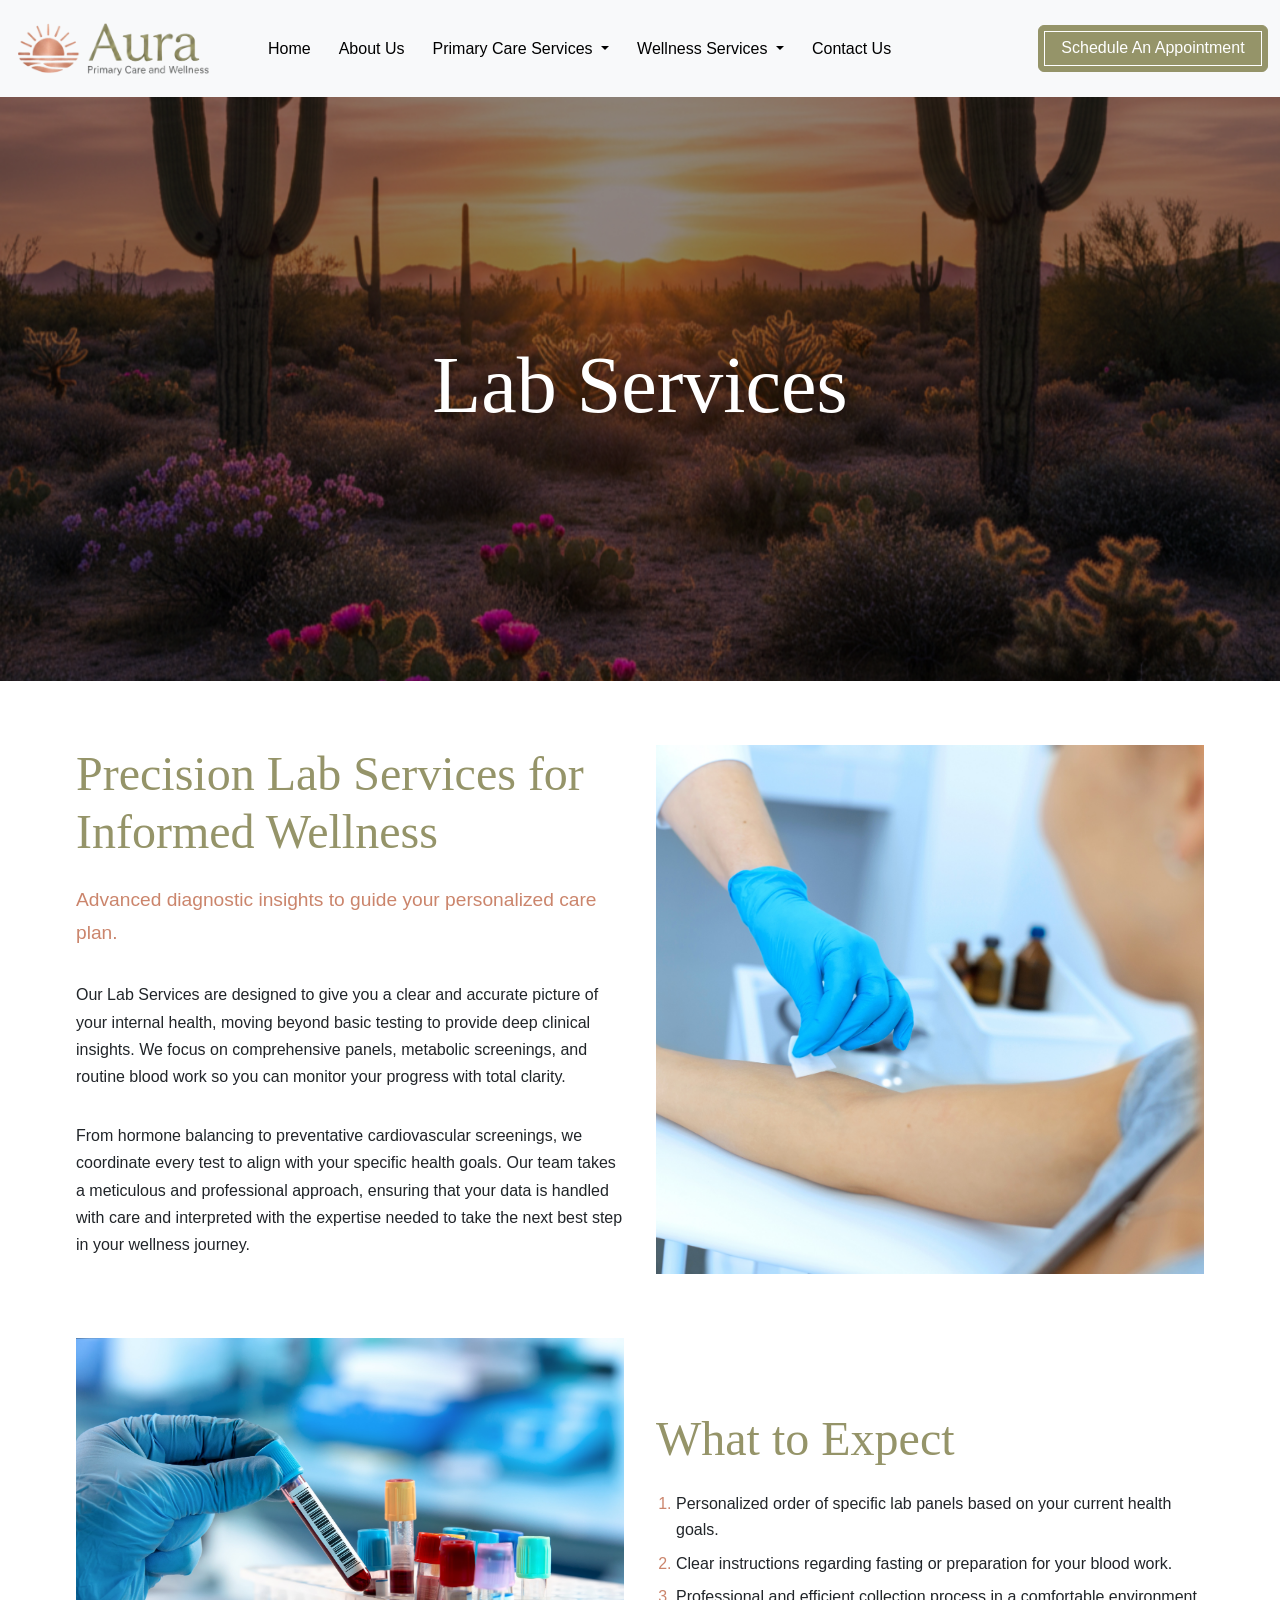
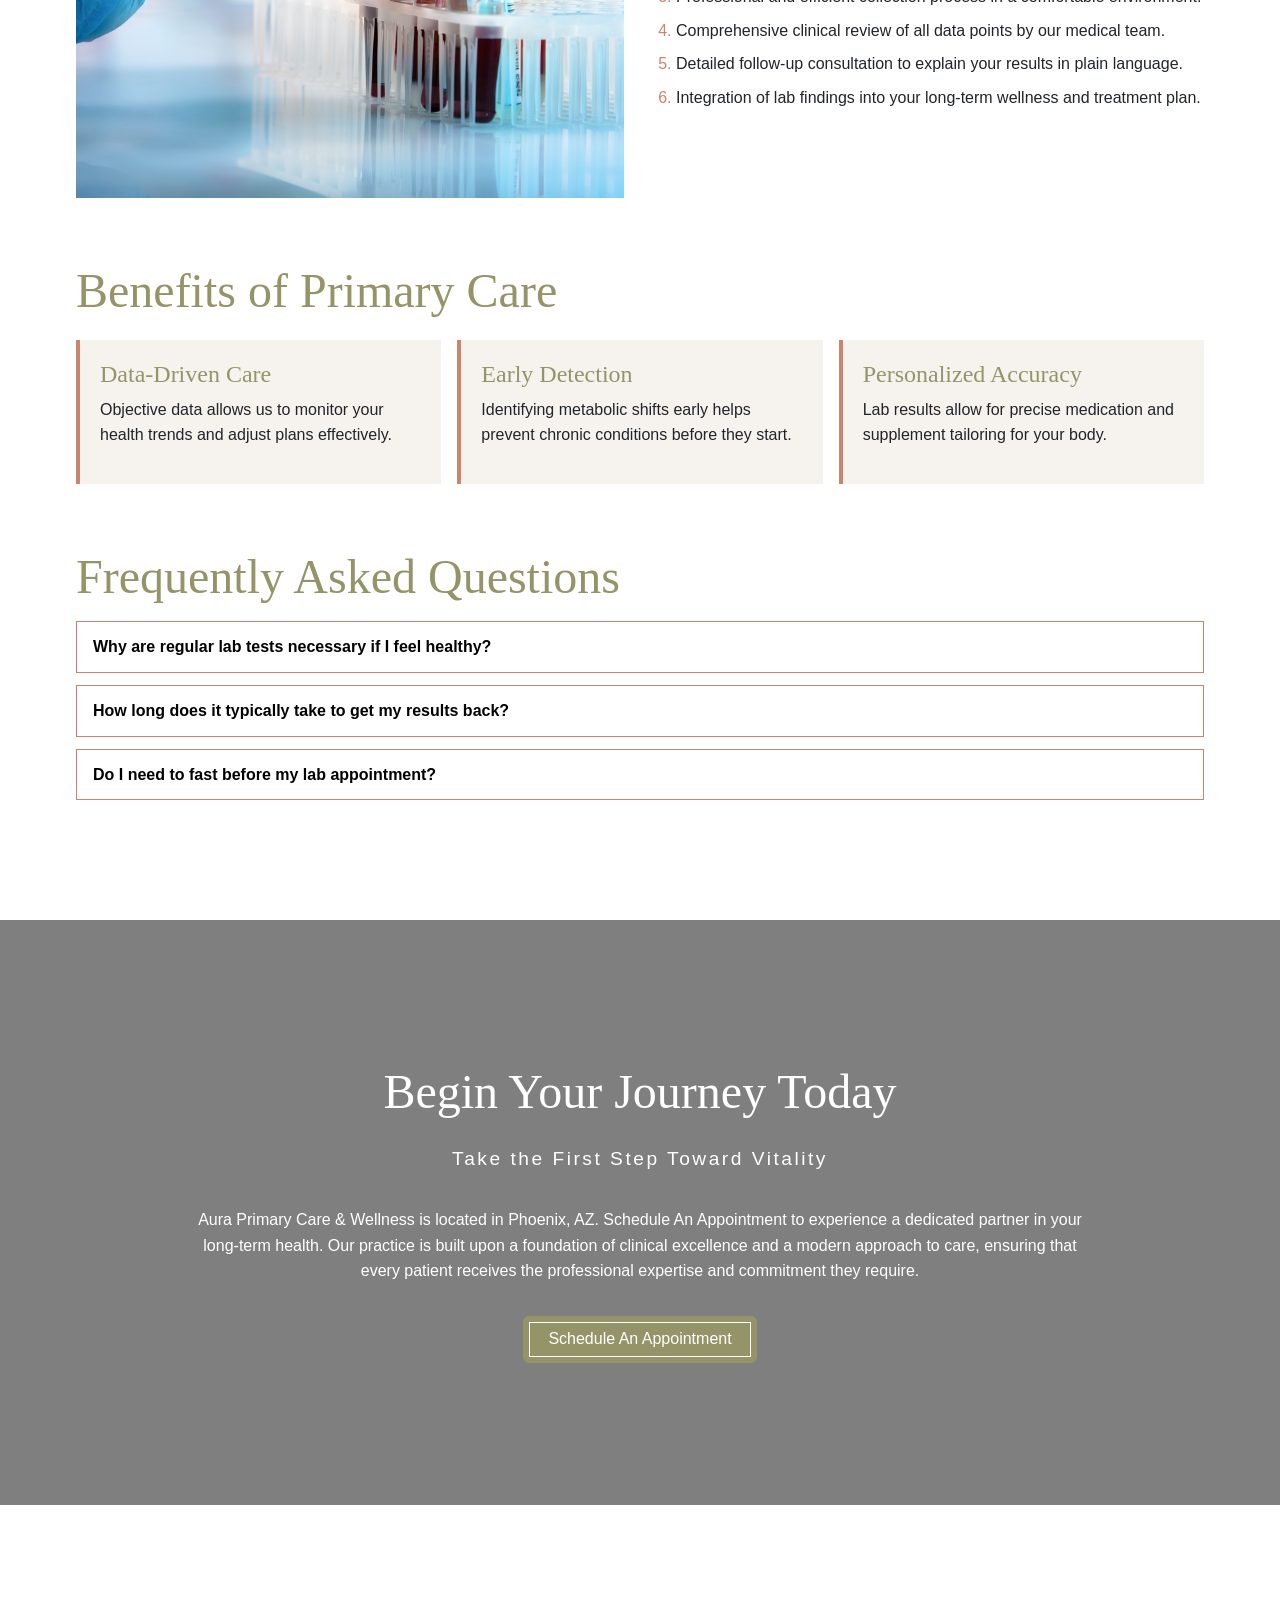
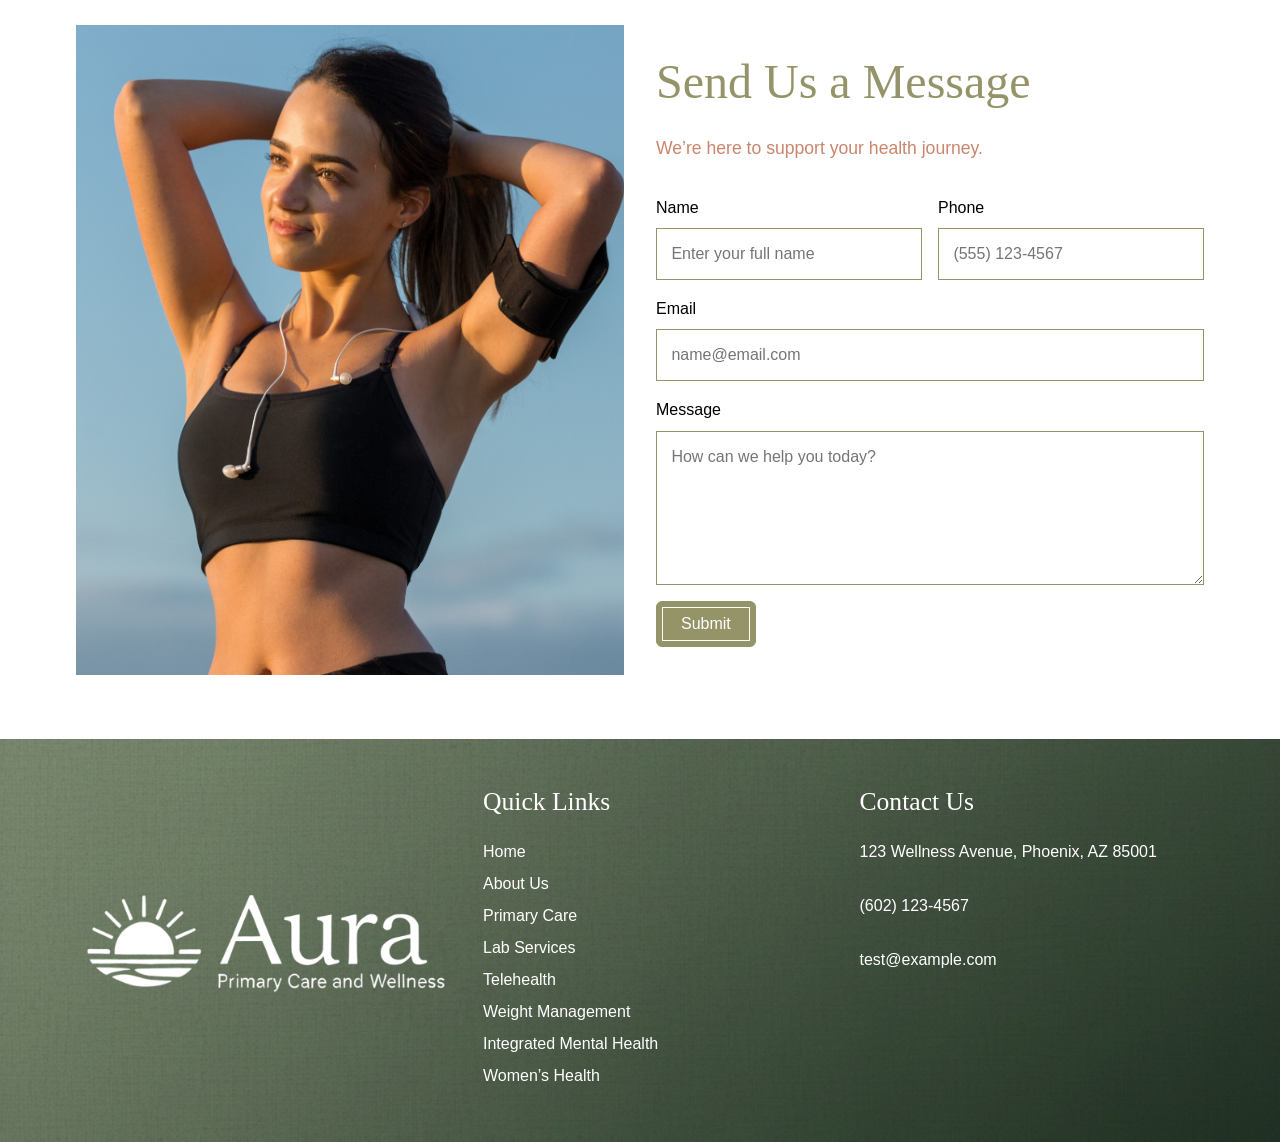
<file: lab-services.html>
<!DOCTYPE html>
<html lang="en">

<head>
    <meta charset="UTF-8">
    <meta name="viewport" content="width=device-width, initial-scale=1.0">
    <title>Primary Care | Aura Primary Care</title>
    <link href="https://cdn.jsdelivr.net/npm/bootstrap@5.3.8/dist/css/bootstrap.min.css" rel="stylesheet"
        integrity="sha384-sRIl4kxILFvY47J16cr9ZwB07vP4J8+LH7qKQnuqkuIAvNWLzeN8tE5YBujZqJLB" crossorigin="anonymous">
    <link rel="stylesheet" href="styles.css">
    <script src="script.js" defer></script>
</head>

<body>
    <div id="navbar-placeholder"></div>

    <section class="about-hero">
        <div class="about-hero__image-wrap">
            <img src="images/458454151.jpg" alt="" class="about-hero__image">
        </div>
        <div class="about-hero__text-wrap">
            <h1 class="about-hero__title">Lab Services</h1>
        </div>
    </section>

    <section class="service-page container">
        <div class="service-page__intro">
            <div class="service-page__intro-content">
                <h2 class="service-page__title">Precision Lab Services for Informed Wellness</h2>
                <p class="service-page__subtitle">Advanced diagnostic insights to guide your personalized care plan.</p>
                <p>Our Lab Services are designed to give you a clear and accurate picture of your internal health,
                    moving beyond basic testing to provide deep clinical insights. We focus on comprehensive panels,
                    metabolic screenings, and routine blood work so you can monitor your progress with total clarity.
                </p>
                <p>From hormone balancing to preventative cardiovascular screenings, we coordinate every test to align
                    with your specific health goals. Our team takes a meticulous and professional approach, ensuring
                    that your data is handled with care and interpreted with the expertise needed to take the next best
                    step in your wellness journey.</p>
            </div>
            <div class="service-page__intro-image-wrap">
                <img src="images/AdobeStock_279033857.jpg" alt="Primary care consultation"
                    class="service-page__intro-image">
            </div>
        </div>
    </section>

    <section class="service-expect container">
        <div class="service-expect__image-wrap">
            <img src="images/AdobeStock_211045328.jpg" alt="Doctor meeting with patient" class="service-expect__image">
        </div>
        <div class="service-expect__content">
            <h2 class="service-expect__title">What to Expect</h2>
            <ol class="service-expect__list">
                <li>Personalized order of specific lab panels based on your current health goals.</li>
                <li>Clear instructions regarding fasting or preparation for your blood work.</li>
                <li>Professional and efficient collection process in a comfortable environment.</li>
                <li>Comprehensive clinical review of all data points by our medical team.</li>
                <li>Detailed follow-up consultation to explain your results in plain language.</li>
                <li>Integration of lab findings into your long-term wellness and treatment plan.</li>
            </ol>
        </div>
    </section>

    <section class="service-benefits container">
        <h2 class="service-benefits__title">Benefits of Primary Care</h2>
        <div class="service-benefits__grid">
            <article class="service-benefits__card">
                <h3>Data-Driven Care</h3>
                <p>Objective data allows us to monitor your health trends and adjust plans effectively.</p>
            </article>
            <article class="service-benefits__card">
                <h3>Early Detection</h3>
                <p>Identifying metabolic shifts early helps prevent chronic conditions before they start.</p>
            </article>
            <article class="service-benefits__card">
                <h3>Personalized Accuracy</h3>
                <p>Lab results allow for precise medication and supplement tailoring for your body.</p>
            </article>
        </div>
    </section>


    <section class="service-faq container">
        <h2 class="service-faq__title">Frequently Asked Questions</h2>
        <div class="service-faq__list">
            <article class="service-faq__item">
                <button class="service-faq__question" type="button" aria-expanded="false">
                    Why are regular lab tests necessary if I feel healthy?
                </button>
                <div class="service-faq__answer" hidden>
                    <p>Regular labs act as a proactive early warning system, identifying internal metabolic shifts
                        before they develop into physical symptoms.</p>
                </div>
            </article>

            <article class="service-faq__item">
                <button class="service-faq__question" type="button" aria-expanded="false">
                    How long does it typically take to get my results back?
                </button>
                <div class="service-faq__answer" hidden>
                    <p>Most routine lab results are processed and reviewed by our clinical team within three to five
                        business days.</p>
                </div>
            </article>

            <article class="service-faq__item">
                <button class="service-faq__question" type="button" aria-expanded="false">
                    Do I need to fast before my lab appointment?
                </button>
                <div class="service-faq__answer" hidden>
                    <p>Certain metabolic and cholesterol panels require fasting for 8 to 12 hours, so please check your
                        specific appointment instructions for preparation details.</p>
                </div>
            </article>
        </div>
    </section>


    <section class="cta">
        <div class="cta-video-wrap">
            <video src="Istock-1758806742.mp4" autoplay muted loop playsinline></video>
        </div>
        <div class="cta-text-wrap">
            <h3 class="cta-title">Begin Your Journey Today</h3>
            <p class="subtitle">Take the First Step Toward Vitality</p>
            <p>Aura Primary Care & Wellness is located in Phoenix, AZ. Schedule An Appointment to experience a dedicated
                partner in your long-term health. Our practice is built upon a foundation of clinical excellence and a
                modern approach to care, ensuring that every patient receives the professional expertise and commitment
                they require.</p>
            <a href="#" class="btn">Schedule An Appointment</a>
        </div>
    </section>

    <section class="contact-form container">
        <div class="contact-form-section">
            <div class="contact-form-image-wrap">
                <img class="contact-form-image" src="images/AdobeStock_290607977 (1).jpg" alt="Patient consultation">
            </div>

            <div class="contact-form-content">
                <h3 class="contact-form-title">Send Us a Message</h3>
                <p class="contact-form-subtitle">We’re here to support your health journey.</p>

                <form class="contact-form-fields" action="#" method="post">
                    <div class="field-wrap">
                        <label for="fullName">Name</label>
                        <input id="fullName" name="fullName" type="text" placeholder="Enter your full name" required>
                    </div>

                    <div class="field-wrap">
                        <label for="phone">Phone</label>
                        <input id="phone" name="phone" type="tel" placeholder="(555) 123-4567" required>
                    </div>

                    <div class="field-wrap field-full">
                        <label for="email">Email</label>
                        <input id="email" name="email" type="email" placeholder="name@email.com" required>
                    </div>

                    <div class="field-wrap field-full">
                        <label for="message">Message</label>
                        <textarea id="message" name="message" rows="5" placeholder="How can we help you today?"
                            required></textarea>
                    </div>

                    <a href="contact.html" class="btn">Submit</a>
                </form>
            </div>
        </div>
    </section>

    <footer id="footer-placeholder">
    </footer>







    <script src="https://cdn.jsdelivr.net/npm/bootstrap@5.3.8/dist/js/bootstrap.bundle.min.js"
        integrity="sha384-FKyoEForCGlyvwx9Hj09JcYn3nv7wiPVlz7YYwJrWVcXK/BmnVDxM+D2scQbITxI"
        crossorigin="anonymous"></script>
</body>

</html>
</file>
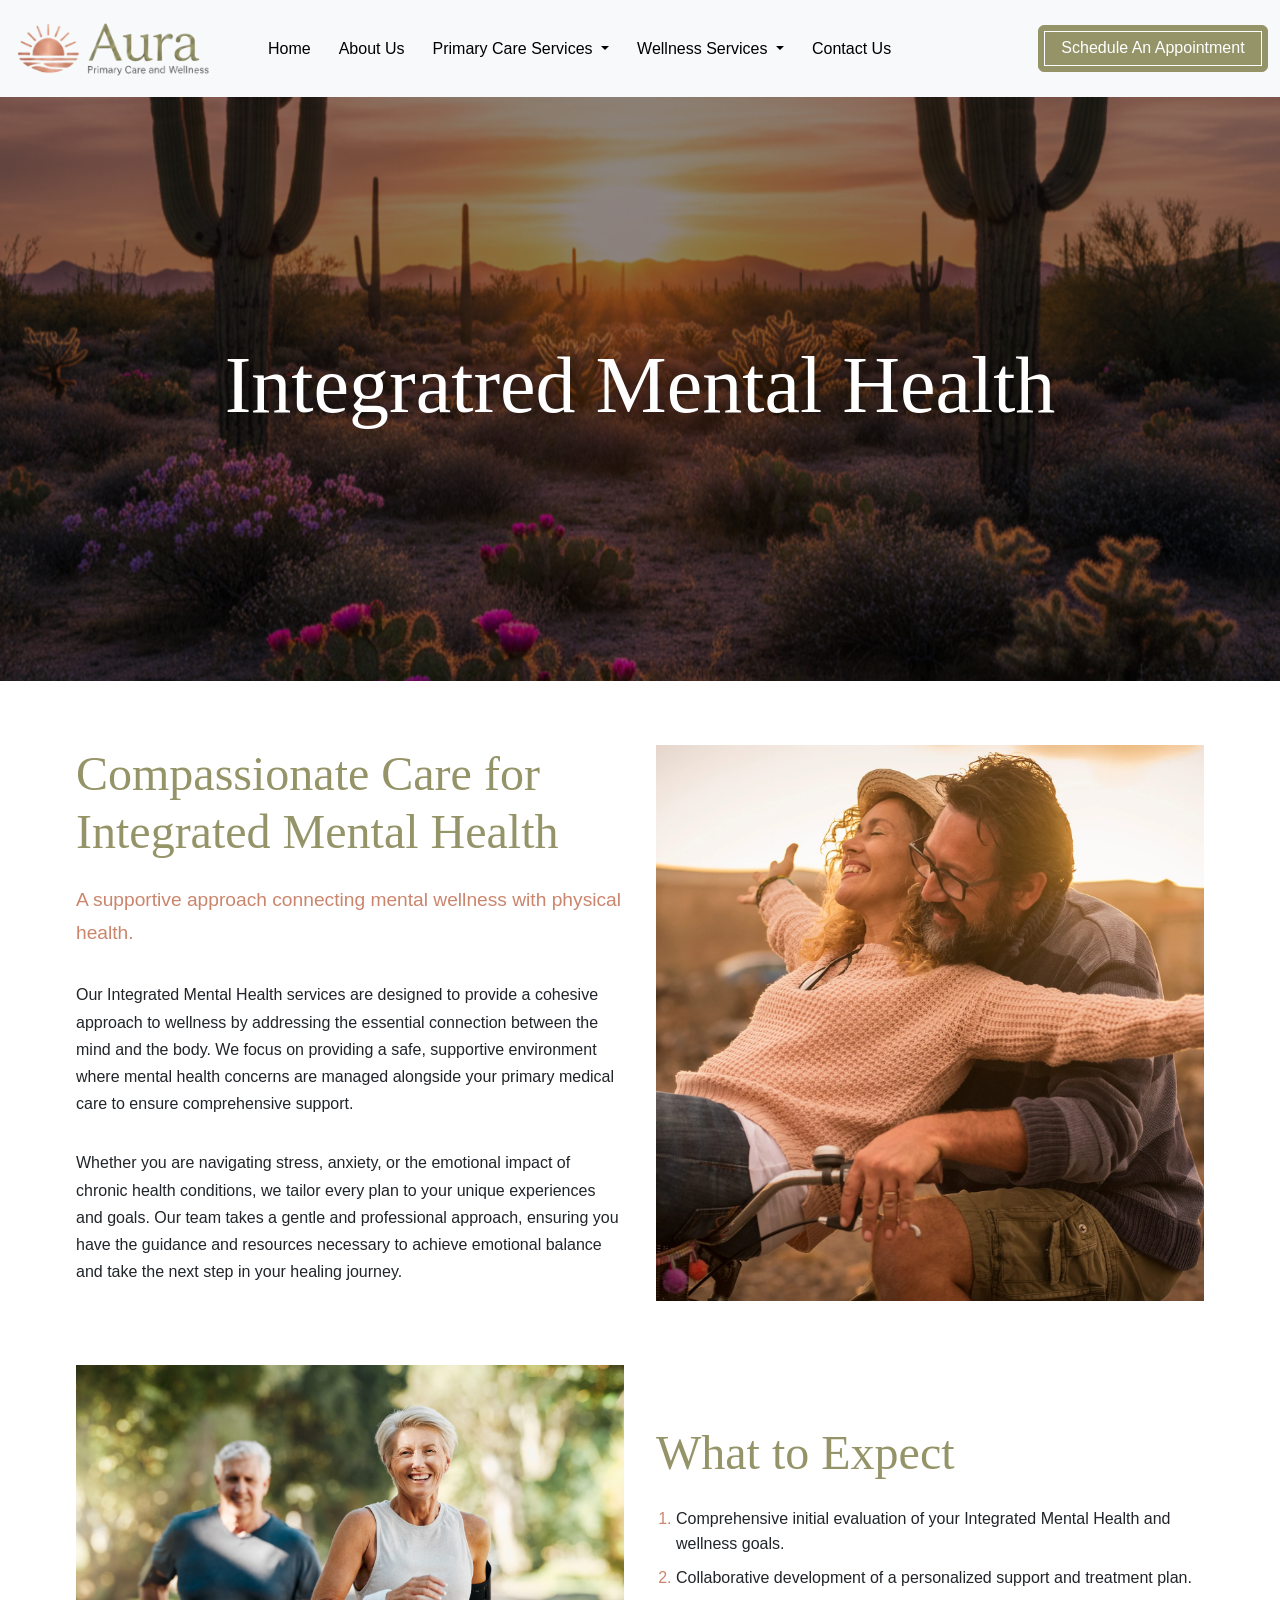
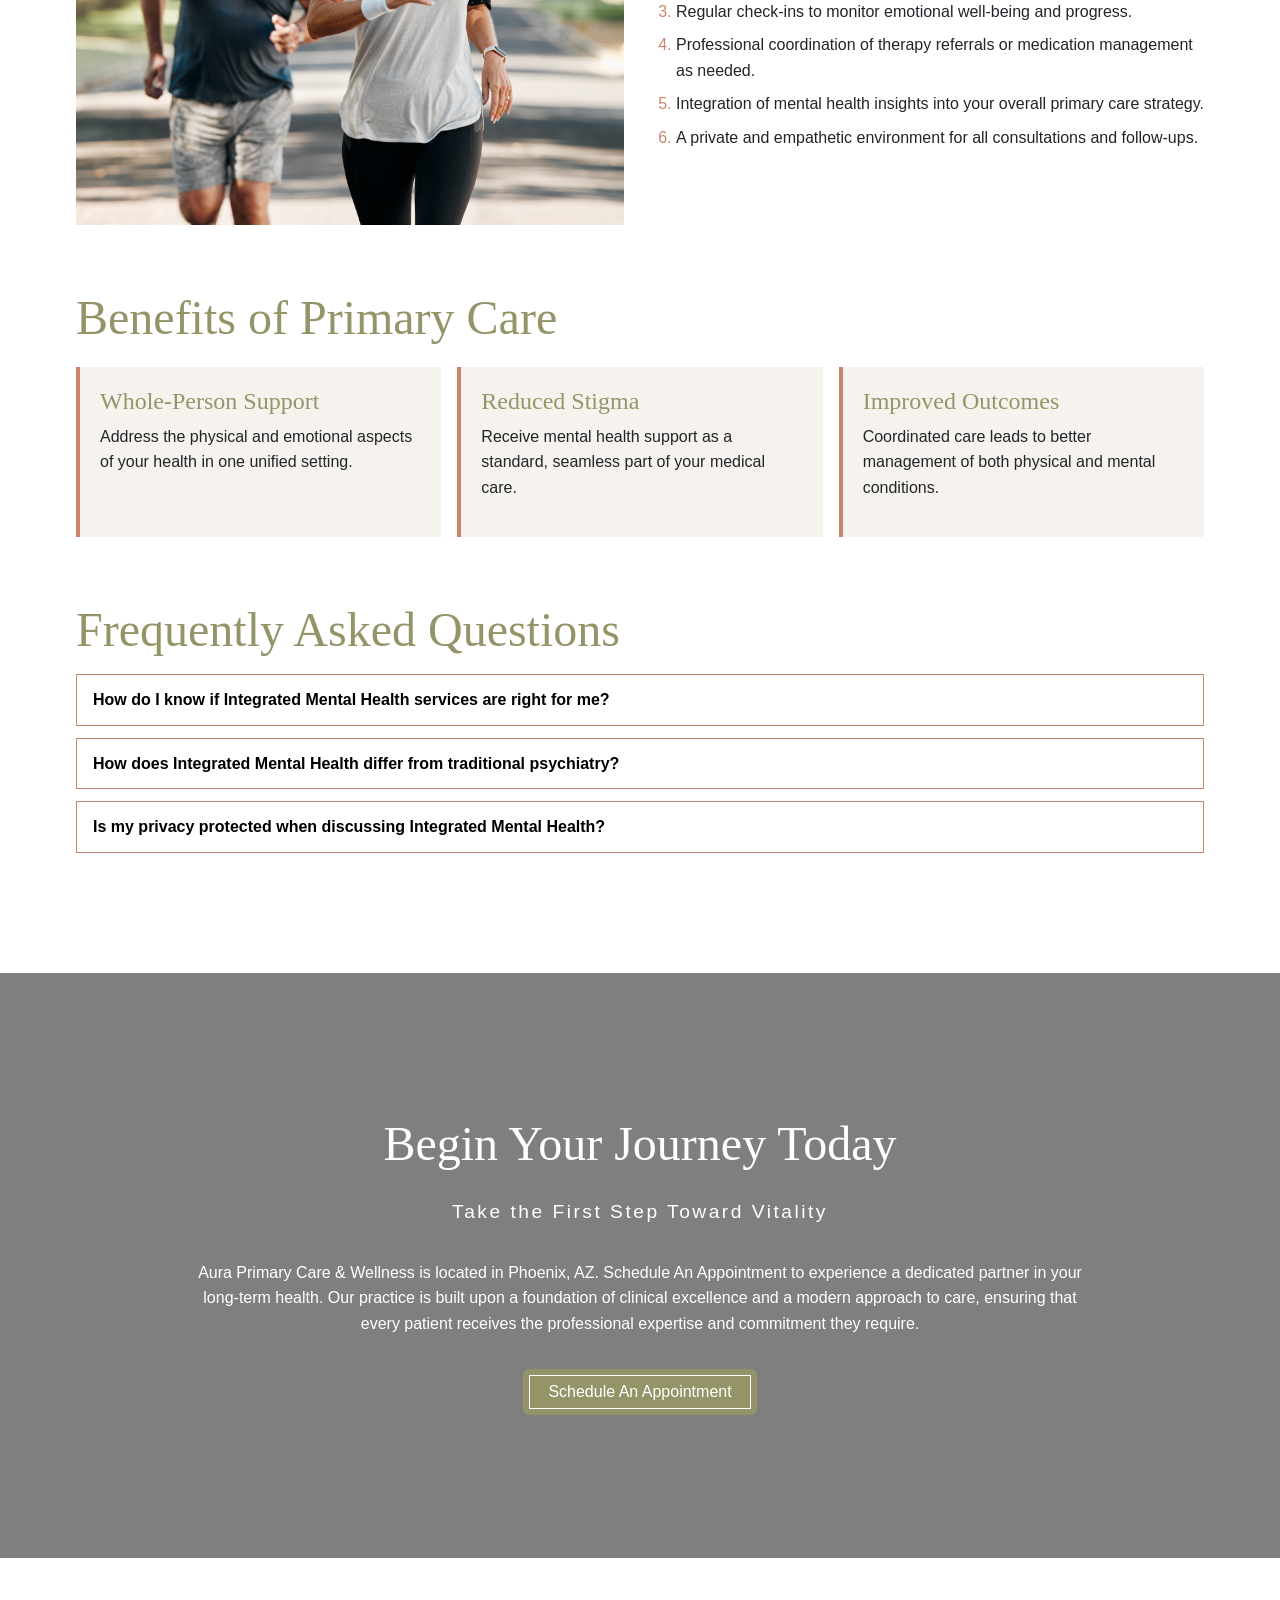
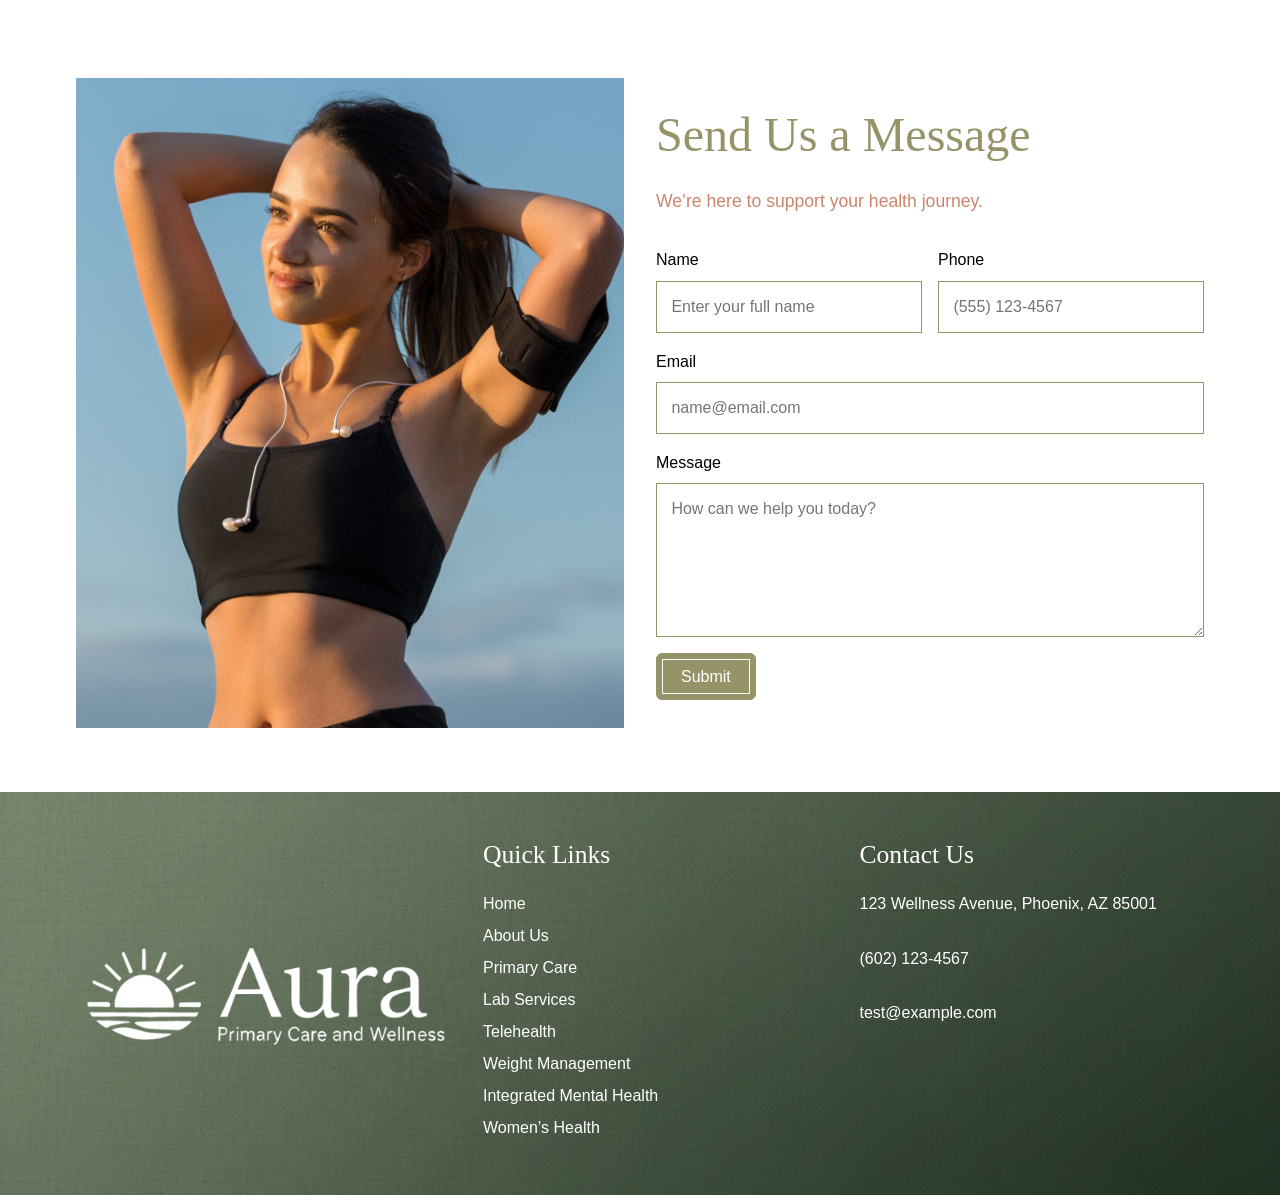
<file: mental-health.html>
<!DOCTYPE html>
<html lang="en">

<head>
    <meta charset="UTF-8">
    <meta name="viewport" content="width=device-width, initial-scale=1.0">
    <title>Primary Care | Aura Primary Care</title>
    <link href="https://cdn.jsdelivr.net/npm/bootstrap@5.3.8/dist/css/bootstrap.min.css" rel="stylesheet"
        integrity="sha384-sRIl4kxILFvY47J16cr9ZwB07vP4J8+LH7qKQnuqkuIAvNWLzeN8tE5YBujZqJLB" crossorigin="anonymous">
    <link rel="stylesheet" href="styles.css">
    <script src="script.js" defer></script>
</head>

<body>
    <div id="navbar-placeholder"></div>

    <section class="about-hero">
        <div class="about-hero__image-wrap">
            <img src="images/458454151.jpg" alt="" class="about-hero__image">
        </div>
        <div class="about-hero__text-wrap">
            <h1 class="about-hero__title">Integratred Mental Health</h1>
        </div>
    </section>

    <section class="service-page container">
        <div class="service-page__intro">
            <div class="service-page__intro-content">
                <h2 class="service-page__title">Compassionate Care for Integrated Mental Health</h2>
                <p class="service-page__subtitle">A supportive approach connecting mental wellness with physical health.
                </p>
                <p>Our Integrated Mental Health services are designed to provide a cohesive approach to wellness by
                    addressing the essential connection between the mind and the body. We focus on providing a safe,
                    supportive environment where mental health concerns are managed alongside your primary medical care
                    to ensure comprehensive support.</p>
                <p>Whether you are navigating stress, anxiety, or the emotional impact of chronic health conditions, we
                    tailor every plan to your unique experiences and goals. Our team takes a gentle and professional
                    approach, ensuring you have the guidance and resources necessary to achieve emotional balance and
                    take the next step in your healing journey.</p>
            </div>
            <div class="service-page__intro-image-wrap">
                <img src="images/15745864754541.jpg" alt="Primary care consultation" class="service-page__intro-image">
            </div>
        </div>
    </section>

    <section class="service-expect container">
        <div class="service-expect__image-wrap">
            <img src="images/AdobeStock_536566746.jpg" alt="Doctor meeting with patient" class="service-expect__image">
        </div>
        <div class="service-expect__content">
            <h2 class="service-expect__title">What to Expect</h2>
            <ol class="service-expect__list">
                <li>Comprehensive initial evaluation of your Integrated Mental Health and wellness goals.</li>
                <li>Collaborative development of a personalized support and treatment plan.</li>
                <li>Regular check-ins to monitor emotional well-being and progress.</li>
                <li>Professional coordination of therapy referrals or medication management as needed.</li>
                <li>Integration of mental health insights into your overall primary care strategy.</li>
                <li>A private and empathetic environment for all consultations and follow-ups.</li>
            </ol>
        </div>
    </section>

    <section class="service-benefits container">
        <h2 class="service-benefits__title">Benefits of Primary Care</h2>
        <div class="service-benefits__grid">
            <article class="service-benefits__card">
                <h3>Whole-Person Support</h3>
                <p>Address the physical and emotional aspects of your health in one unified setting.</p>
            </article>
            <article class="service-benefits__card">
                <h3>Reduced Stigma</h3>
                <p>Receive mental health support as a standard, seamless part of your medical care.</p>
            </article>
            <article class="service-benefits__card">
                <h3>Improved Outcomes</h3>
                <p>Coordinated care leads to better management of both physical and mental conditions.</p>
            </article>
        </div>
    </section>


    <section class="service-faq container">
        <h2 class="service-faq__title">Frequently Asked Questions</h2>
        <div class="service-faq__list">
            <article class="service-faq__item">
                <button class="service-faq__question" type="button" aria-expanded="false">
                    How do I know if Integrated Mental Health services are right for me?
                </button>
                <div class="service-faq__answer" hidden>
                    <p>If you are experiencing stress, mood changes, or emotional barriers to your physical health, our
                        Integrated Mental Health services can provide the support you need.</p>
                </div>
            </article>

            <article class="service-faq__item">
                <button class="service-faq__question" type="button" aria-expanded="false">
                    How does Integrated Mental Health differ from traditional psychiatry?
                </button>
                <div class="service-faq__answer" hidden>
                    <p>Integrated Mental Health combines mental wellness support directly with your primary care to
                        ensure your physical and emotional health are treated as one.</p>
                </div>
            </article>

            <article class="service-faq__item">
                <button class="service-faq__question" type="button" aria-expanded="false">
                    Is my privacy protected when discussing Integrated Mental Health?
                </button>
                <div class="service-faq__answer" hidden>
                    <p>We maintain the highest standards of HIPAA-compliant confidentiality to ensure your Integrated
                        Mental Health discussions remain entirely private.</p>
                </div>
            </article>
        </div>
    </section>


    <section class="cta">
        <div class="cta-video-wrap">
            <video src="Istock-1758806742.mp4" autoplay muted loop playsinline></video>
        </div>
        <div class="cta-text-wrap">
            <h3 class="cta-title">Begin Your Journey Today</h3>
            <p class="subtitle">Take the First Step Toward Vitality</p>
            <p>Aura Primary Care & Wellness is located in Phoenix, AZ. Schedule An Appointment to experience a dedicated
                partner in your long-term health. Our practice is built upon a foundation of clinical excellence and a
                modern approach to care, ensuring that every patient receives the professional expertise and commitment
                they require.</p>
            <a href="#" class="btn">Schedule An Appointment</a>
        </div>
    </section>



    <section class="contact-form container">
        <div class="contact-form-section">
            <div class="contact-form-image-wrap">
                <img class="contact-form-image" src="images/AdobeStock_290607977 (1).jpg" alt="Patient consultation">
            </div>

            <div class="contact-form-content">
                <h3 class="contact-form-title">Send Us a Message</h3>
                <p class="contact-form-subtitle">We’re here to support your health journey.</p>

                <form class="contact-form-fields" action="#" method="post">
                    <div class="field-wrap">
                        <label for="fullName">Name</label>
                        <input id="fullName" name="fullName" type="text" placeholder="Enter your full name" required>
                    </div>

                    <div class="field-wrap">
                        <label for="phone">Phone</label>
                        <input id="phone" name="phone" type="tel" placeholder="(555) 123-4567" required>
                    </div>

                    <div class="field-wrap field-full">
                        <label for="email">Email</label>
                        <input id="email" name="email" type="email" placeholder="name@email.com" required>
                    </div>

                    <div class="field-wrap field-full">
                        <label for="message">Message</label>
                        <textarea id="message" name="message" rows="5" placeholder="How can we help you today?"
                            required></textarea>
                    </div>

                    <a href="contact.html" class="btn">Submit</a>
                </form>
            </div>
        </div>
    </section>

    <footer id="footer-placeholder">
    </footer>







    <script src="https://cdn.jsdelivr.net/npm/bootstrap@5.3.8/dist/js/bootstrap.bundle.min.js"
        integrity="sha384-FKyoEForCGlyvwx9Hj09JcYn3nv7wiPVlz7YYwJrWVcXK/BmnVDxM+D2scQbITxI"
        crossorigin="anonymous"></script>
</body>

</html>
</file>
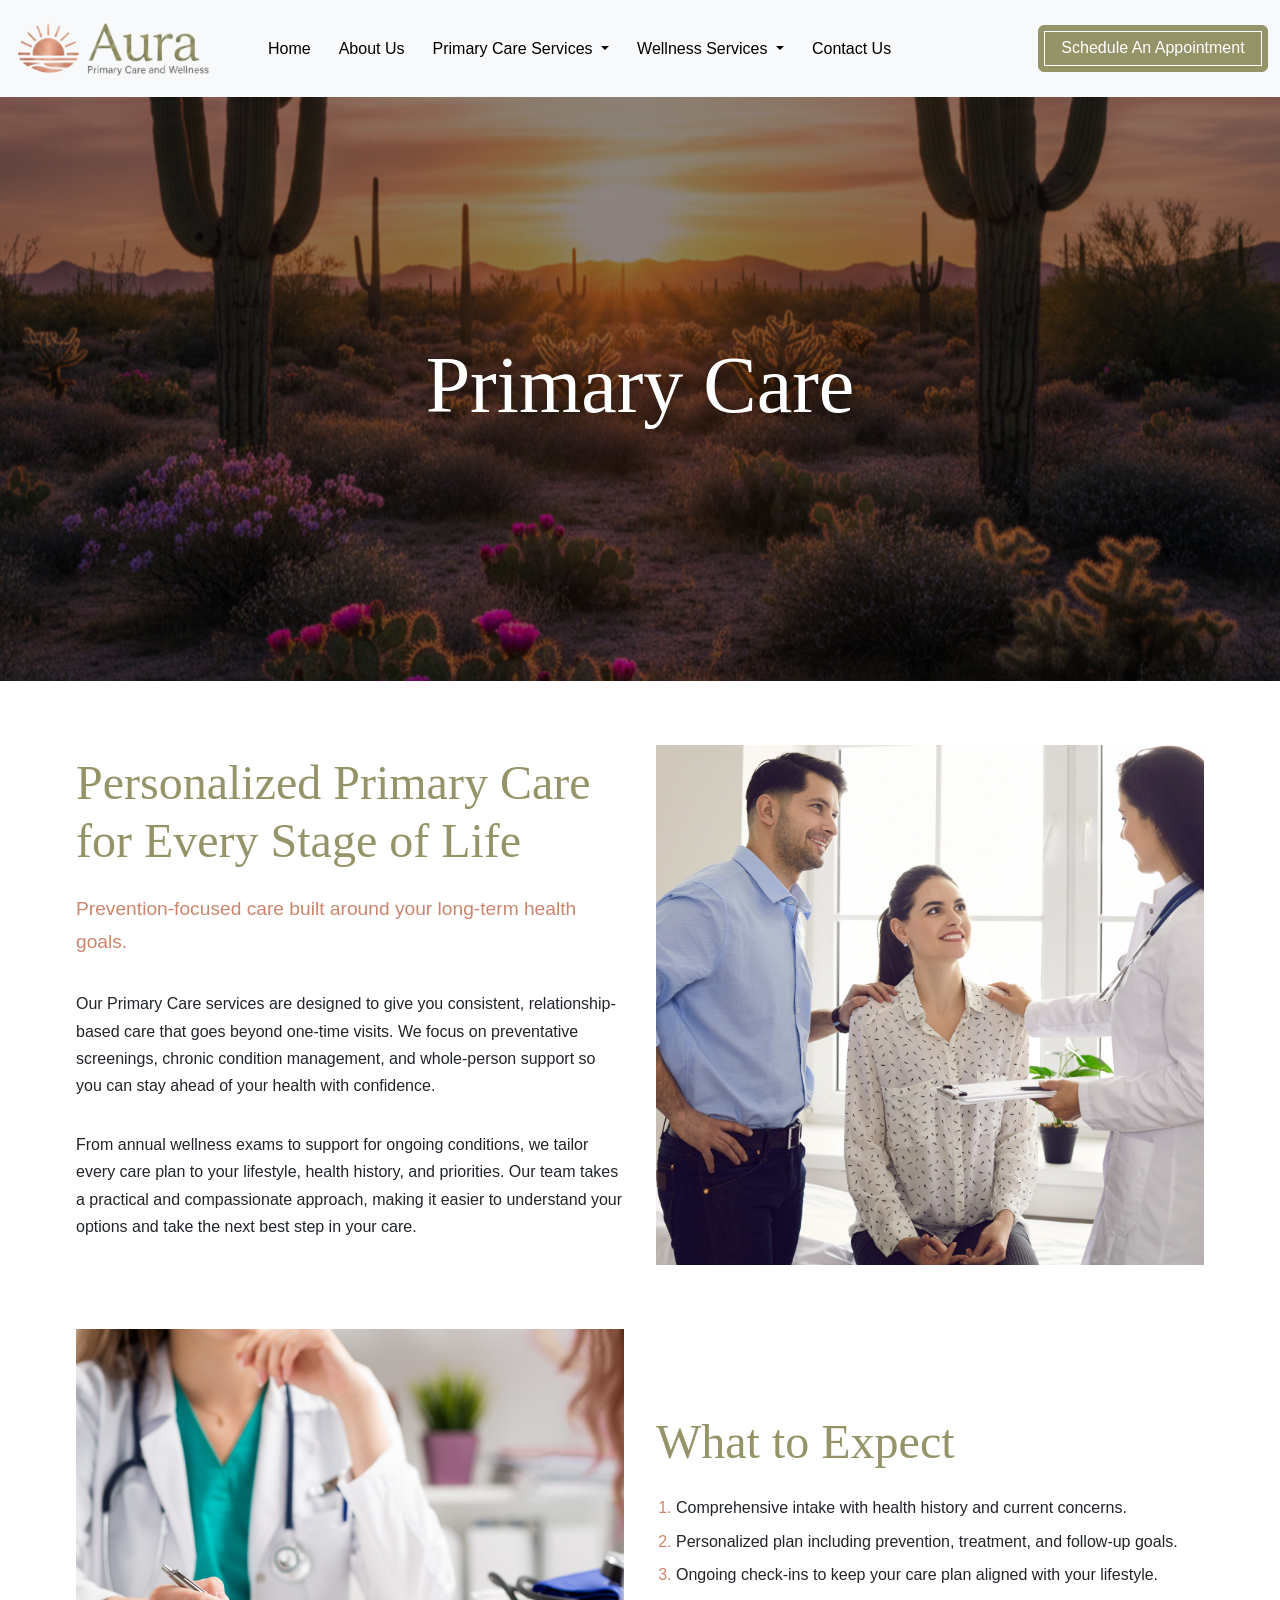
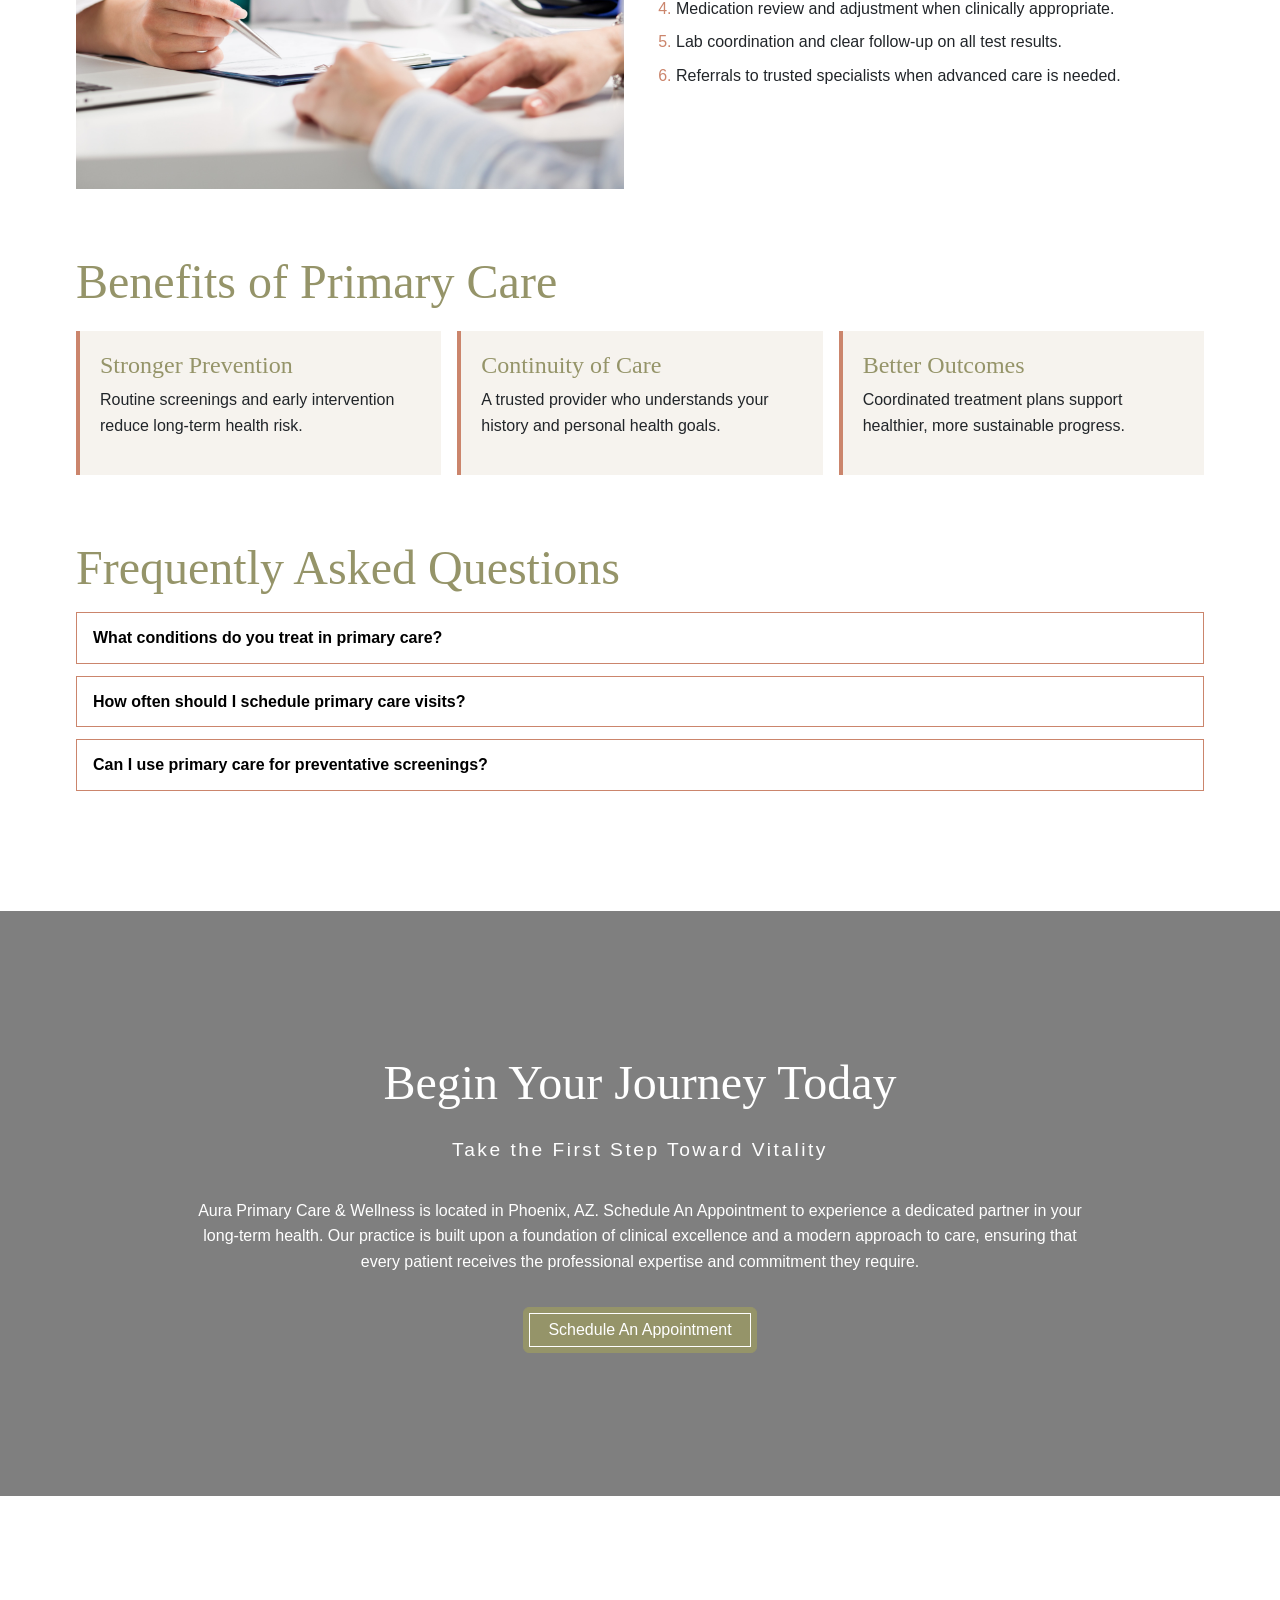
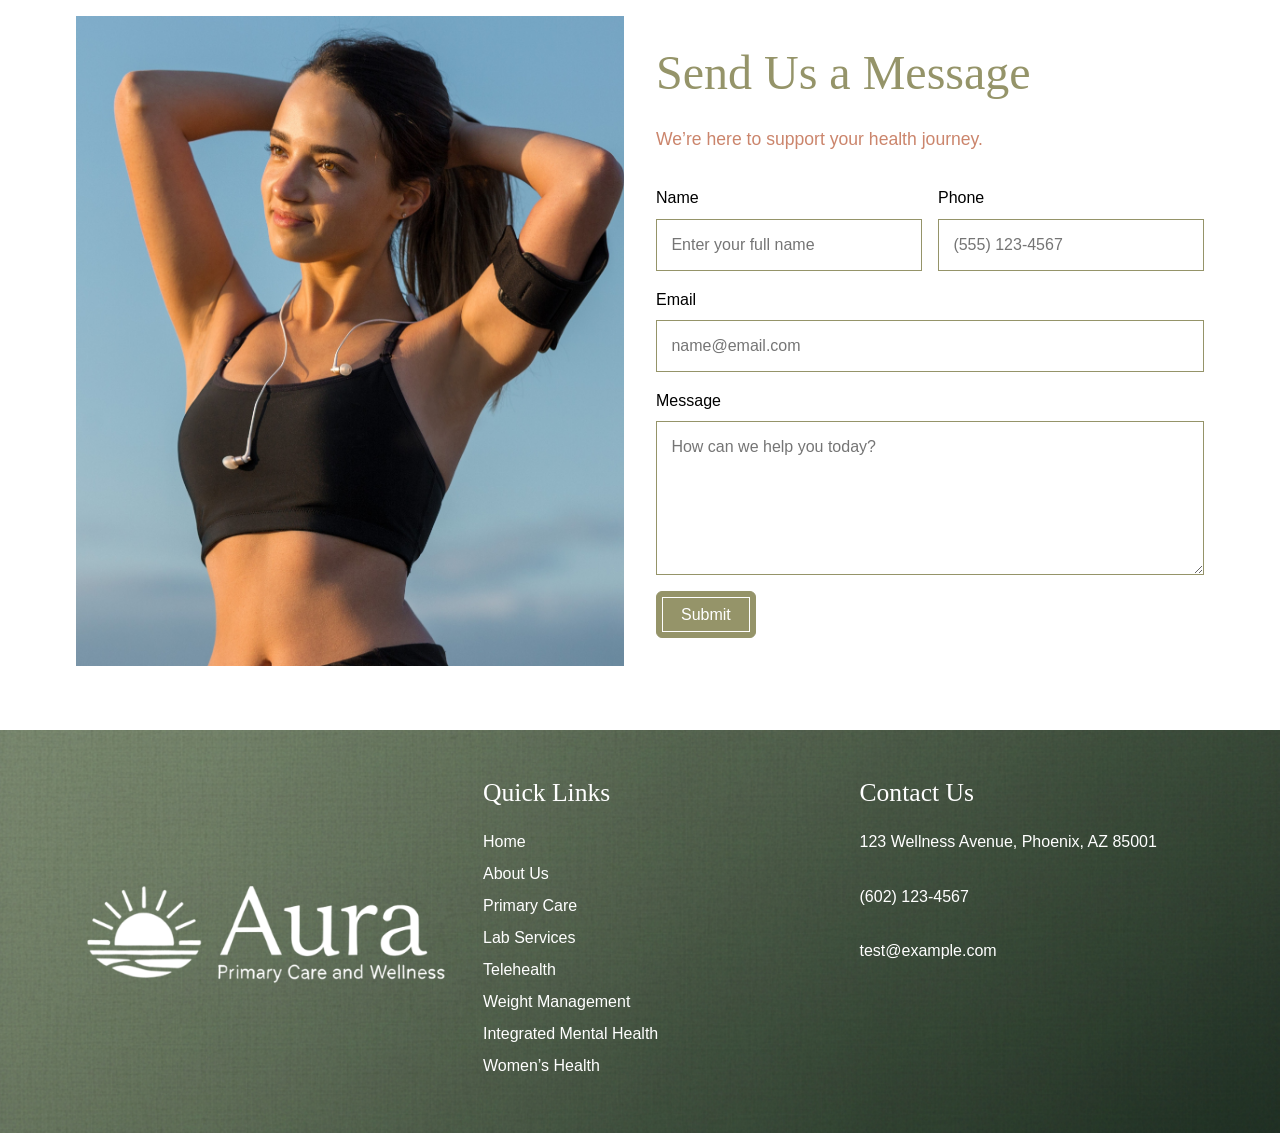
<file: primary-care.html>
<!DOCTYPE html>
<html lang="en">

<head>
    <meta charset="UTF-8">
    <meta name="viewport" content="width=device-width, initial-scale=1.0">
    <title>Primary Care | Aura Primary Care</title>
    <link href="https://cdn.jsdelivr.net/npm/bootstrap@5.3.8/dist/css/bootstrap.min.css" rel="stylesheet"
        integrity="sha384-sRIl4kxILFvY47J16cr9ZwB07vP4J8+LH7qKQnuqkuIAvNWLzeN8tE5YBujZqJLB" crossorigin="anonymous">
    <link rel="stylesheet" href="styles.css">
    <script src="script.js" defer></script>
</head>

<body>
    <div id="navbar-placeholder"></div>

    <section class="about-hero">
        <div class="about-hero__image-wrap">
            <img src="images/458454151.jpg" alt="" class="about-hero__image">
        </div>
        <div class="about-hero__text-wrap">
            <h1 class="about-hero__title">Primary Care</h1>
        </div>
    </section>

    <section class="service-page container">
        <div class="service-page__intro">
            <div class="service-page__intro-content">
                <h2 class="service-page__title">Personalized Primary Care for Every Stage of Life</h2>
                <p class="service-page__subtitle">Prevention-focused care built around your long-term health goals.</p>
                <p>Our Primary Care services are designed to give you consistent, relationship-based care that goes
                    beyond
                    one-time visits. We focus on preventative screenings, chronic condition management, and whole-person
                    support so you can stay ahead of your health with confidence.</p>
                <p>From annual wellness exams to support for ongoing conditions, we tailor every care plan to your
                    lifestyle, health history, and priorities. Our team takes a practical and compassionate approach,
                    making it easier to understand your options and take the next best step in your care.</p>
            </div>
            <div class="service-page__intro-image-wrap">
                <img src="images/AdobeStock_413612005 (1).jpg" alt="Primary care consultation"
                    class="service-page__intro-image">
            </div>
        </div>
    </section>

    <section class="service-expect container">
        <div class="service-expect__image-wrap">
            <img src="images/AdobeStock_117340441.jpg" alt="Doctor meeting with patient" class="service-expect__image">
        </div>
        <div class="service-expect__content">
            <h2 class="service-expect__title">What to Expect</h2>
            <ol class="service-expect__list">
                <li>Comprehensive intake with health history and current concerns.</li>
                <li>Personalized plan including prevention, treatment, and follow-up goals.</li>
                <li>Ongoing check-ins to keep your care plan aligned with your lifestyle.</li>
                <li>Medication review and adjustment when clinically appropriate.</li>
                <li>Lab coordination and clear follow-up on all test results.</li>
                <li>Referrals to trusted specialists when advanced care is needed.</li>
            </ol>
        </div>
    </section>

    <section class="service-benefits container">
        <h2 class="service-benefits__title">Benefits of Primary Care</h2>
        <div class="service-benefits__grid">
            <article class="service-benefits__card">
                <h3>Stronger Prevention</h3>
                <p>Routine screenings and early intervention reduce long-term health risk.</p>
            </article>
            <article class="service-benefits__card">
                <h3>Continuity of Care</h3>
                <p>A trusted provider who understands your history and personal health goals.</p>
            </article>
            <article class="service-benefits__card">
                <h3>Better Outcomes</h3>
                <p>Coordinated treatment plans support healthier, more sustainable progress.</p>
            </article>
        </div>
    </section>


    <section class="service-faq container">
        <h2 class="service-faq__title">Frequently Asked Questions</h2>
        <div class="service-faq__list">
            <article class="service-faq__item">
                <button class="service-faq__question" type="button" aria-expanded="false">
                    What conditions do you treat in primary care?
                </button>
                <div class="service-faq__answer" hidden>
                    <p>We treat common acute concerns, chronic conditions, preventative care needs, and ongoing wellness
                        management through personalized care plans.</p>
                </div>
            </article>

            <article class="service-faq__item">
                <button class="service-faq__question" type="button" aria-expanded="false">
                    How often should I schedule primary care visits?
                </button>
                <div class="service-faq__answer" hidden>
                    <p>Most adults benefit from at least one annual wellness visit, with more frequent follow-ups based
                        on
                        age, risk factors, or chronic care needs.</p>
                </div>
            </article>

            <article class="service-faq__item">
                <button class="service-faq__question" type="button" aria-expanded="false">
                    Can I use primary care for preventative screenings?
                </button>
                <div class="service-faq__answer" hidden>
                    <p>Yes. Preventative screenings are a core part of our approach and are tailored to your personal
                        health
                        profile and life stage.</p>
                </div>
            </article>
        </div>
    </section>


    <section class="cta">
        <div class="cta-video-wrap">
            <video src="Istock-1758806742.mp4" autoplay muted loop playsinline></video>
        </div>
        <div class="cta-text-wrap">
            <h3 class="cta-title">Begin Your Journey Today</h3>
            <p class="subtitle">Take the First Step Toward Vitality</p>
            <p>Aura Primary Care & Wellness is located in Phoenix, AZ. Schedule An Appointment to experience a dedicated
                partner in your long-term health. Our practice is built upon a foundation of clinical excellence and a
                modern approach to care, ensuring that every patient receives the professional expertise and commitment
                they require.</p>
            <a href="contact.html" class="btn">Schedule An Appointment</a>
        </div>
    </section>



    <section class="contact-form container">
        <div class="contact-form-section">
            <div class="contact-form-image-wrap">
                <img class="contact-form-image" src="images/AdobeStock_290607977 (1).jpg" alt="Patient consultation">
            </div>

            <div class="contact-form-content">
                <h3 class="contact-form-title">Send Us a Message</h3>
                <p class="contact-form-subtitle">We’re here to support your health journey.</p>

                <form class="contact-form-fields" action="#" method="post">
                    <div class="field-wrap">
                        <label for="fullName">Name</label>
                        <input id="fullName" name="fullName" type="text" placeholder="Enter your full name" required>
                    </div>

                    <div class="field-wrap">
                        <label for="phone">Phone</label>
                        <input id="phone" name="phone" type="tel" placeholder="(555) 123-4567" required>
                    </div>

                    <div class="field-wrap field-full">
                        <label for="email">Email</label>
                        <input id="email" name="email" type="email" placeholder="name@email.com" required>
                    </div>

                    <div class="field-wrap field-full">
                        <label for="message">Message</label>
                        <textarea id="message" name="message" rows="5" placeholder="How can we help you today?"
                            required></textarea>
                    </div>

                    <a href="#" class="btn">Submit</a>
                </form>
            </div>
        </div>
    </section>

    <footer id="footer-placeholder">
    </footer>






    <script src="https://cdn.jsdelivr.net/npm/bootstrap@5.3.8/dist/js/bootstrap.bundle.min.js"
        integrity="sha384-FKyoEForCGlyvwx9Hj09JcYn3nv7wiPVlz7YYwJrWVcXK/BmnVDxM+D2scQbITxI"
        crossorigin="anonymous"></script>
</body>

</html>
</file>
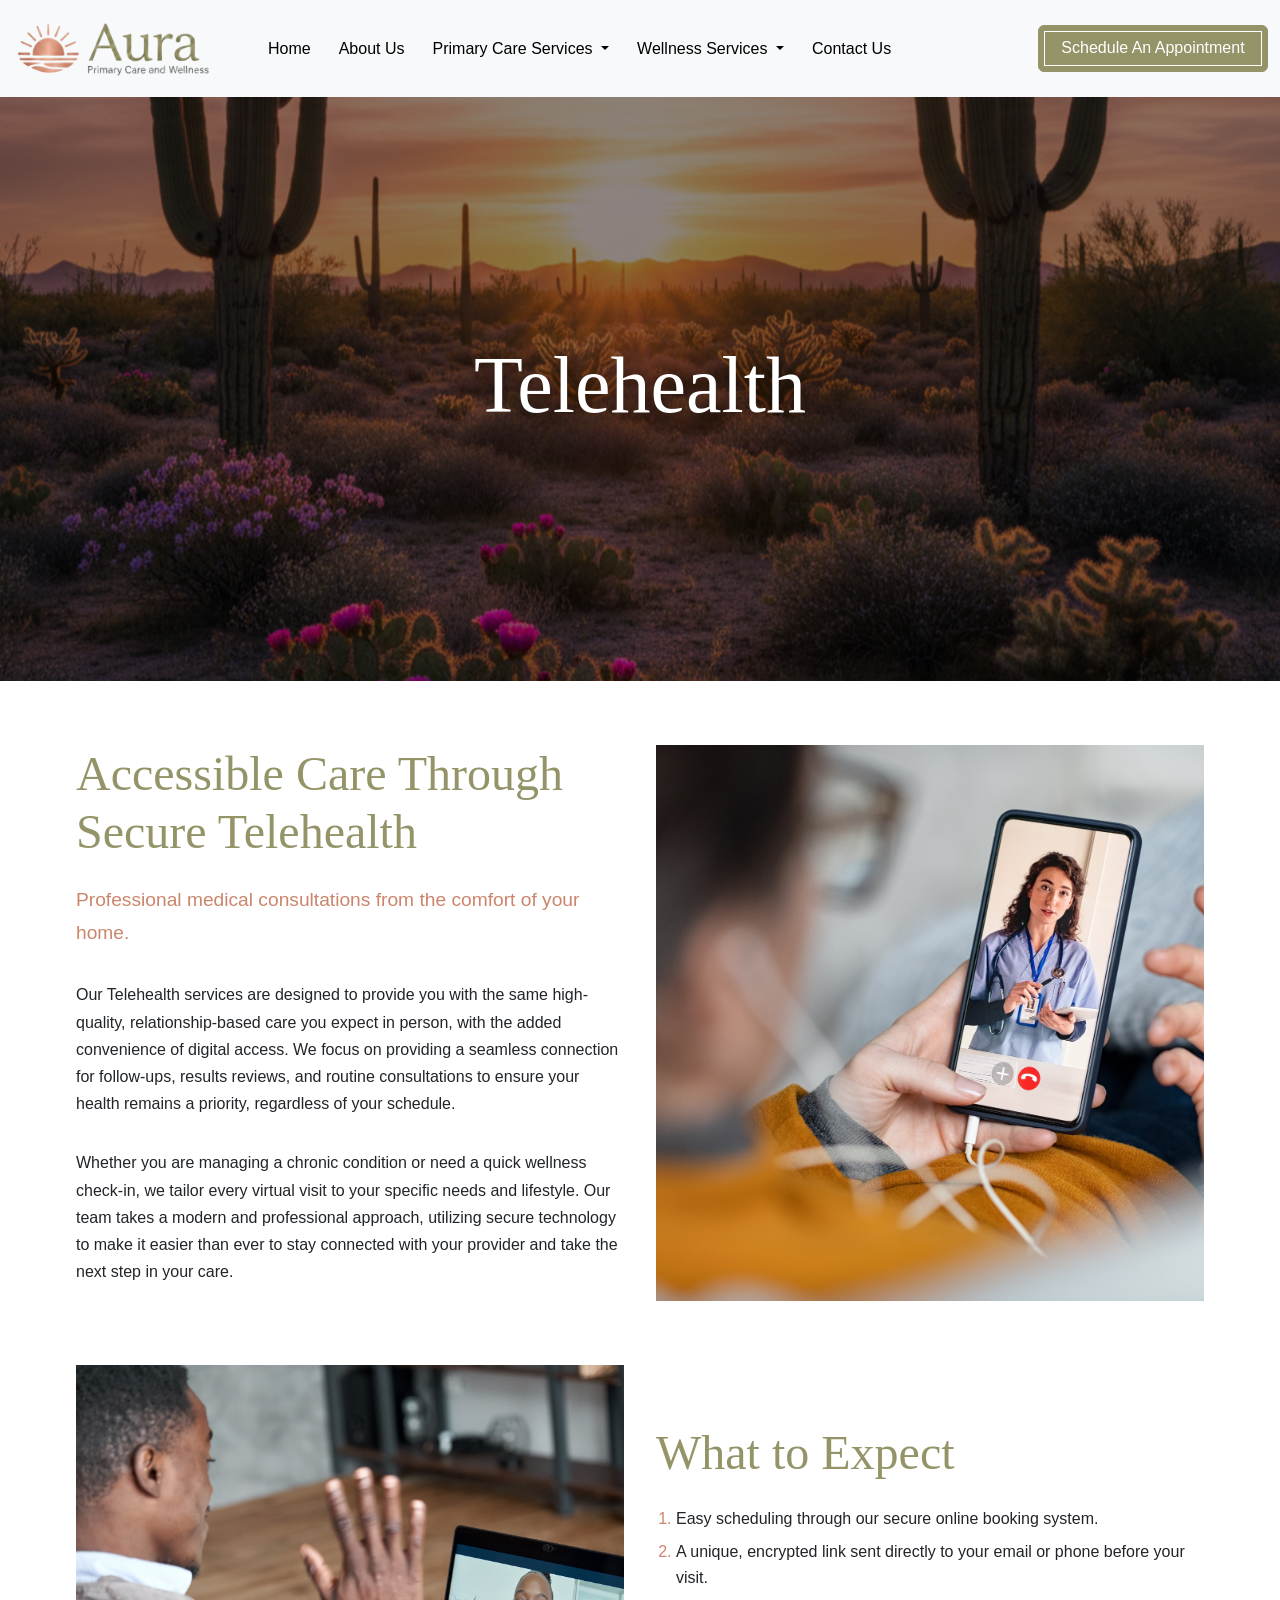
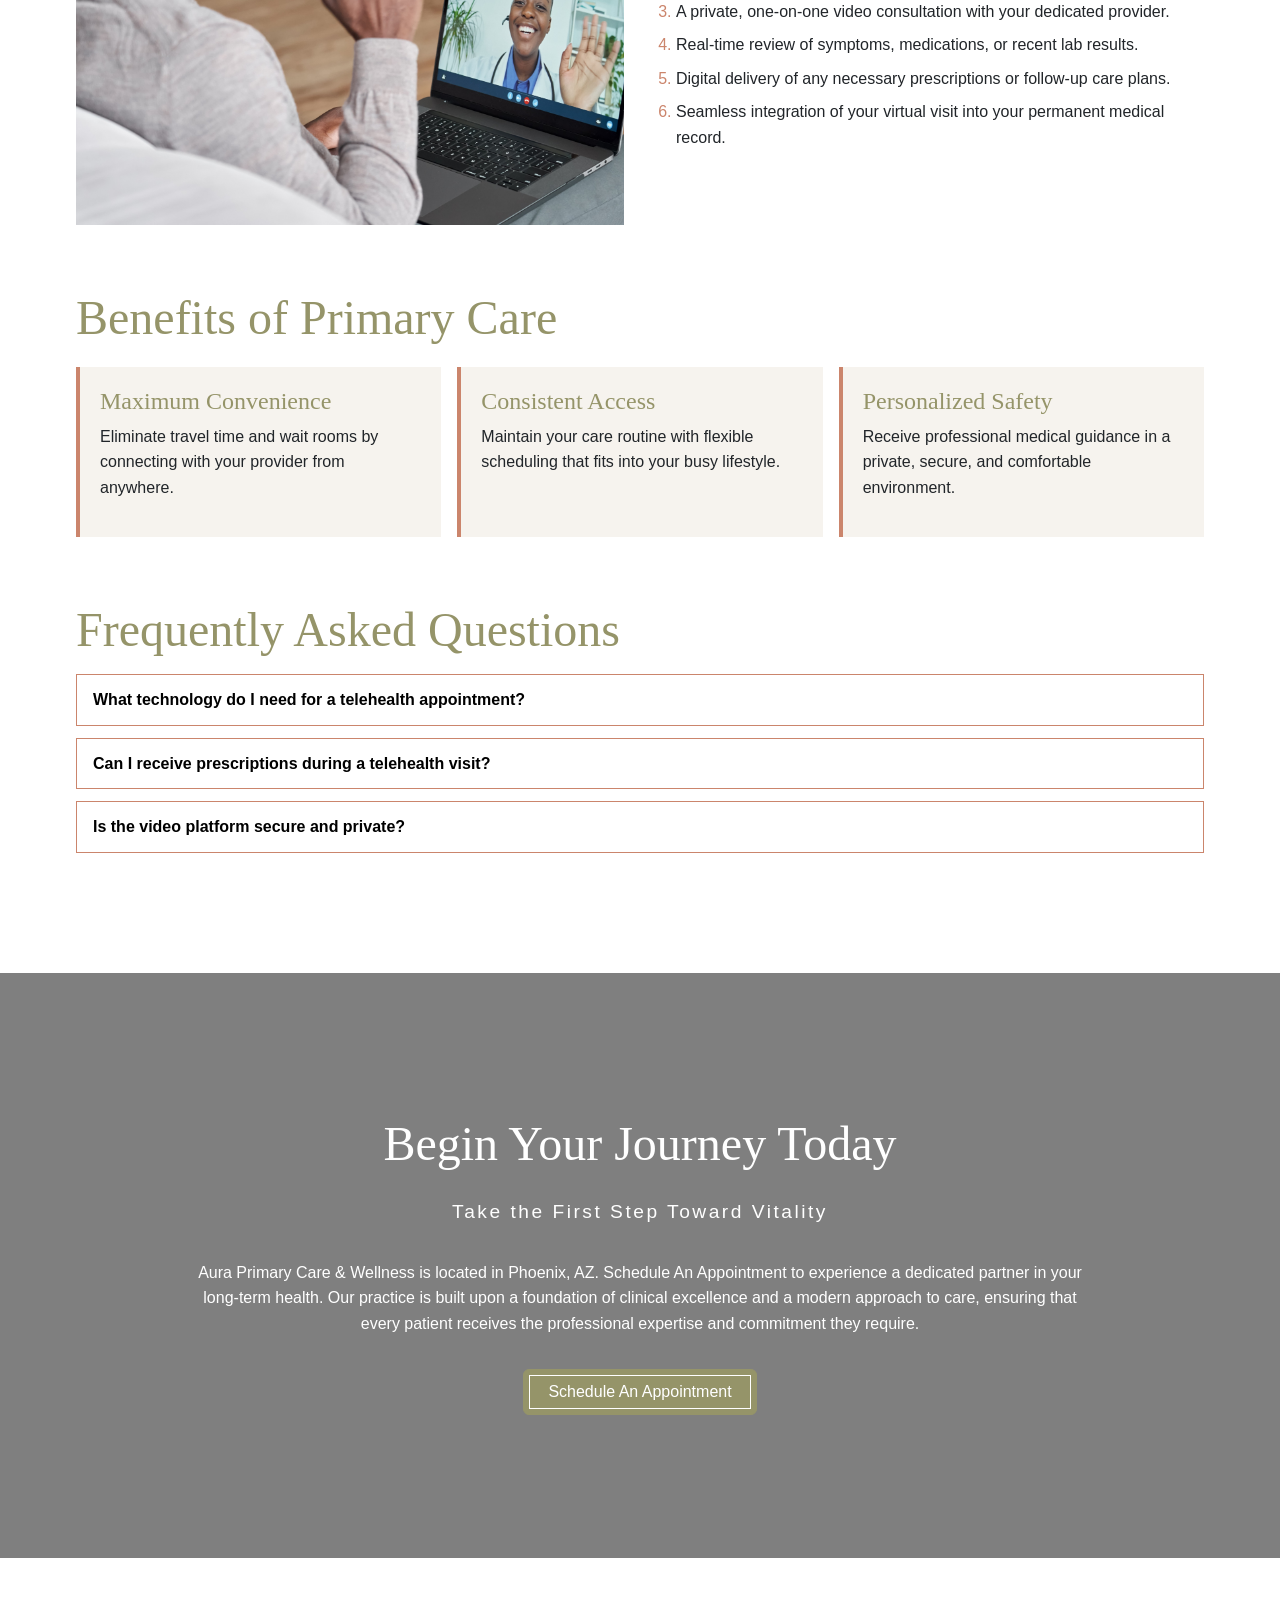
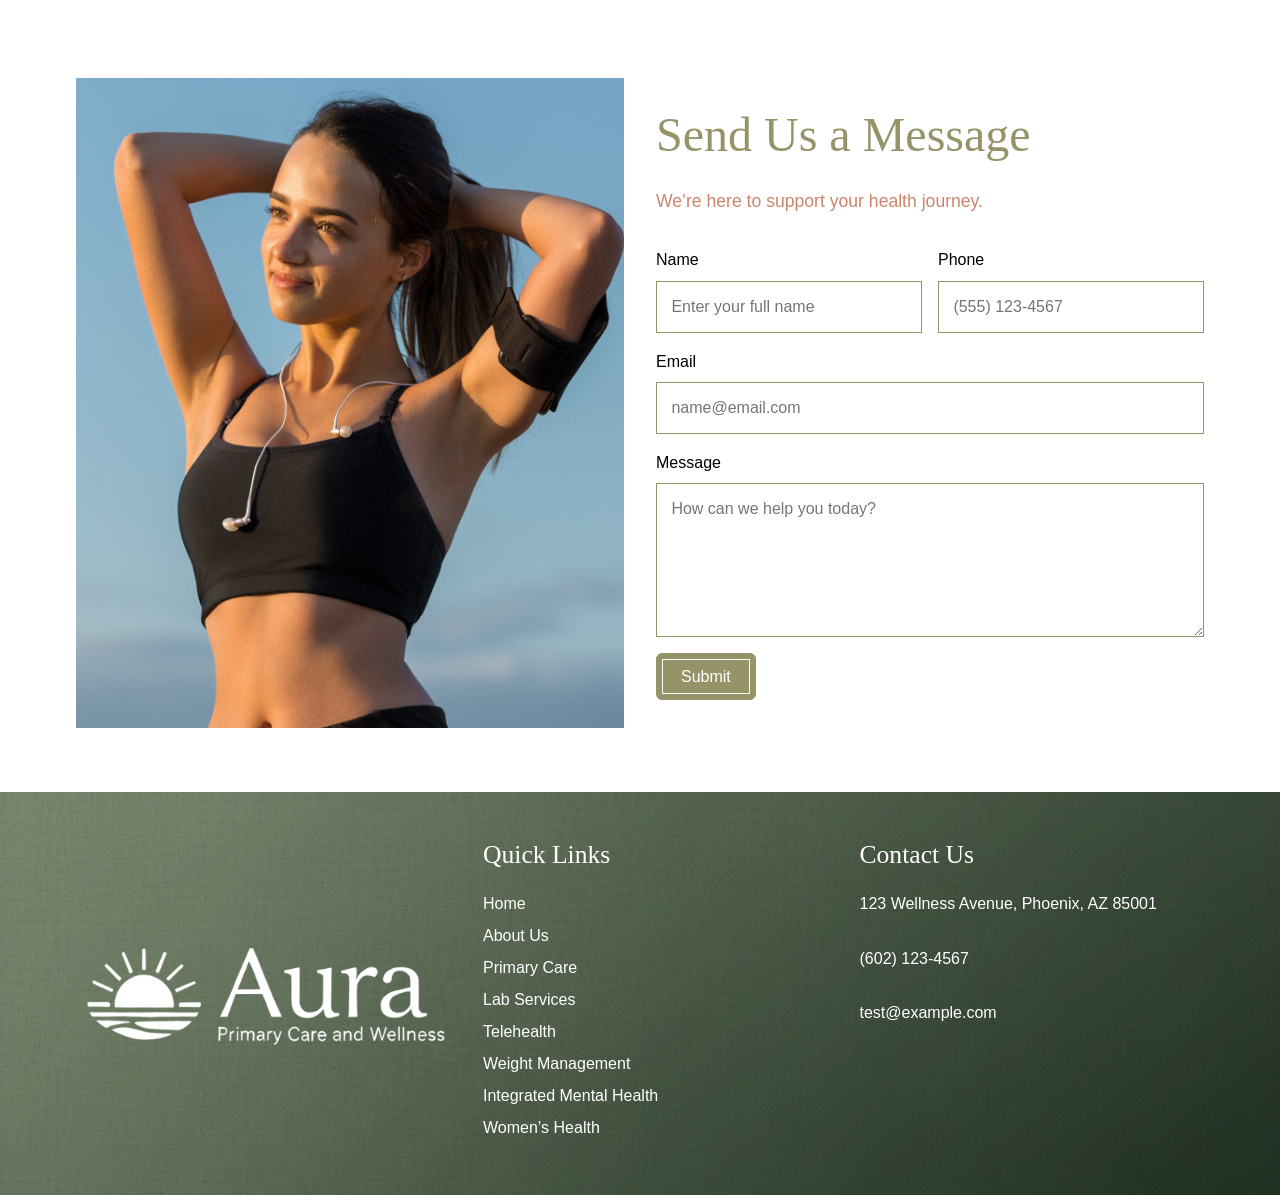
<file: telehealth.html>
<!DOCTYPE html>
<html lang="en">

<head>
    <meta charset="UTF-8">
    <meta name="viewport" content="width=device-width, initial-scale=1.0">
    <title>Primary Care | Aura Primary Care</title>
    <link href="https://cdn.jsdelivr.net/npm/bootstrap@5.3.8/dist/css/bootstrap.min.css" rel="stylesheet"
        integrity="sha384-sRIl4kxILFvY47J16cr9ZwB07vP4J8+LH7qKQnuqkuIAvNWLzeN8tE5YBujZqJLB" crossorigin="anonymous">
    <link rel="stylesheet" href="styles.css">
    <script src="script.js" defer></script>
</head>

<body>
    <div id="navbar-placeholder"></div>

    <section class="about-hero">
        <div class="about-hero__image-wrap">
            <img src="images/458454151.jpg" alt="" class="about-hero__image">
        </div>
        <div class="about-hero__text-wrap">
            <h1 class="about-hero__title">Telehealth</h1>
        </div>
    </section>

    <section class="service-page container">
        <div class="service-page__intro">
            <div class="service-page__intro-content">
                <h2 class="service-page__title">Accessible Care Through Secure Telehealth</h2>
                <p class="service-page__subtitle">Professional medical consultations from the comfort of your home.</p>
                <p>Our Telehealth services are designed to provide you with the same high-quality, relationship-based
                    care you expect in person, with the added convenience of digital access. We focus on providing a
                    seamless connection for follow-ups, results reviews, and routine consultations to ensure your health
                    remains a priority, regardless of your schedule.
                </p>
                <p>Whether you are managing a chronic condition or need a quick wellness check-in, we tailor every
                    virtual visit to your specific needs and lifestyle. Our team takes a modern and professional
                    approach, utilizing secure technology to make it easier than ever to stay connected with your
                    provider and take the next step in your care.</p>
            </div>
            <div class="service-page__intro-image-wrap">
                <img src="images/AdobeStock_421476304.jpg" alt="Primary care consultation"
                    class="service-page__intro-image">
            </div>
        </div>
    </section>

    <section class="service-expect container">
        <div class="service-expect__image-wrap">
            <img src="images/AdobeStock_392711674.jpg" alt="Doctor meeting with patient" class="service-expect__image">
        </div>
        <div class="service-expect__content">
            <h2 class="service-expect__title">What to Expect</h2>
            <ol class="service-expect__list">
                <li>Easy scheduling through our secure online booking system.</li>
                <li>A unique, encrypted link sent directly to your email or phone before your visit.</li>
                <li>A private, one-on-one video consultation with your dedicated provider.</li>
                <li>Real-time review of symptoms, medications, or recent lab results.</li>
                <li>Digital delivery of any necessary prescriptions or follow-up care plans.</li>
                <li>Seamless integration of your virtual visit into your permanent medical record.</li>
            </ol>
        </div>
    </section>

    <section class="service-benefits container">
        <h2 class="service-benefits__title">Benefits of Primary Care</h2>
        <div class="service-benefits__grid">
            <article class="service-benefits__card">
                <h3>Maximum Convenience</h3>
                <p>Eliminate travel time and wait rooms by connecting with your provider from anywhere.</p>
            </article>
            <article class="service-benefits__card">
                <h3>Consistent Access</h3>
                <p>Maintain your care routine with flexible scheduling that fits into your busy lifestyle.</p>
            </article>
            <article class="service-benefits__card">
                <h3>Personalized Safety</h3>
                <p>Receive professional medical guidance in a private, secure, and comfortable environment.</p>
            </article>
        </div>
    </section>


    <section class="service-faq container">
        <h2 class="service-faq__title">Frequently Asked Questions</h2>
        <div class="service-faq__list">
            <article class="service-faq__item">
                <button class="service-faq__question" type="button" aria-expanded="false">
                    What technology do I need for a telehealth appointment?
                </button>
                <div class="service-faq__answer" hidden>
                    <p>You simply need a smartphone, tablet, or computer with a working camera, microphone, and a stable
                        internet connection.</p>
                </div>
            </article>

            <article class="service-faq__item">
                <button class="service-faq__question" type="button" aria-expanded="false">
                    Can I receive prescriptions during a telehealth visit? </button>
                <div class="service-faq__answer" hidden>
                    <p>Yes, our providers can electronically send new prescriptions or refills to your preferred
                        pharmacy following a clinical evaluation.</p>
                </div>
            </article>

            <article class="service-faq__item">
                <button class="service-faq__question" type="button" aria-expanded="false">
                    Is the video platform secure and private?
                </button>
                <div class="service-faq__answer" hidden>
                    <p>We use a fully HIPAA-compliant, encrypted platform to ensure that your personal health
                        information remains entirely confidential.</p>
                </div>
            </article>
        </div>
    </section>


    <section class="cta">
        <div class="cta-video-wrap">
            <video src="Istock-1758806742.mp4" autoplay muted loop playsinline></video>
        </div>
        <div class="cta-text-wrap">
            <h3 class="cta-title">Begin Your Journey Today</h3>
            <p class="subtitle">Take the First Step Toward Vitality</p>
            <p>Aura Primary Care & Wellness is located in Phoenix, AZ. Schedule An Appointment to experience a dedicated
                partner in your long-term health. Our practice is built upon a foundation of clinical excellence and a
                modern approach to care, ensuring that every patient receives the professional expertise and commitment
                they require.</p>
            <a href="contact.html" class="btn">Schedule An Appointment</a>
        </div>
    </section>

    <section class="contact-form container">
        <div class="contact-form-section">
            <div class="contact-form-image-wrap">
                <img class="contact-form-image" src="images/AdobeStock_290607977 (1).jpg" alt="Patient consultation">
            </div>

            <div class="contact-form-content">
                <h3 class="contact-form-title">Send Us a Message</h3>
                <p class="contact-form-subtitle">We’re here to support your health journey.</p>

                <form class="contact-form-fields" action="#" method="post">
                    <div class="field-wrap">
                        <label for="fullName">Name</label>
                        <input id="fullName" name="fullName" type="text" placeholder="Enter your full name" required>
                    </div>

                    <div class="field-wrap">
                        <label for="phone">Phone</label>
                        <input id="phone" name="phone" type="tel" placeholder="(555) 123-4567" required>
                    </div>

                    <div class="field-wrap field-full">
                        <label for="email">Email</label>
                        <input id="email" name="email" type="email" placeholder="name@email.com" required>
                    </div>

                    <div class="field-wrap field-full">
                        <label for="message">Message</label>
                        <textarea id="message" name="message" rows="5" placeholder="How can we help you today?"
                            required></textarea>
                    </div>

                    <a href="#" class="btn">Submit</a>
                </form>
            </div>
        </div>
    </section>

    <footer id="footer-placeholder">
    </footer>






    <script src="https://cdn.jsdelivr.net/npm/bootstrap@5.3.8/dist/js/bootstrap.bundle.min.js"
        integrity="sha384-FKyoEForCGlyvwx9Hj09JcYn3nv7wiPVlz7YYwJrWVcXK/BmnVDxM+D2scQbITxI"
        crossorigin="anonymous"></script>
</body>

</html>
</file>
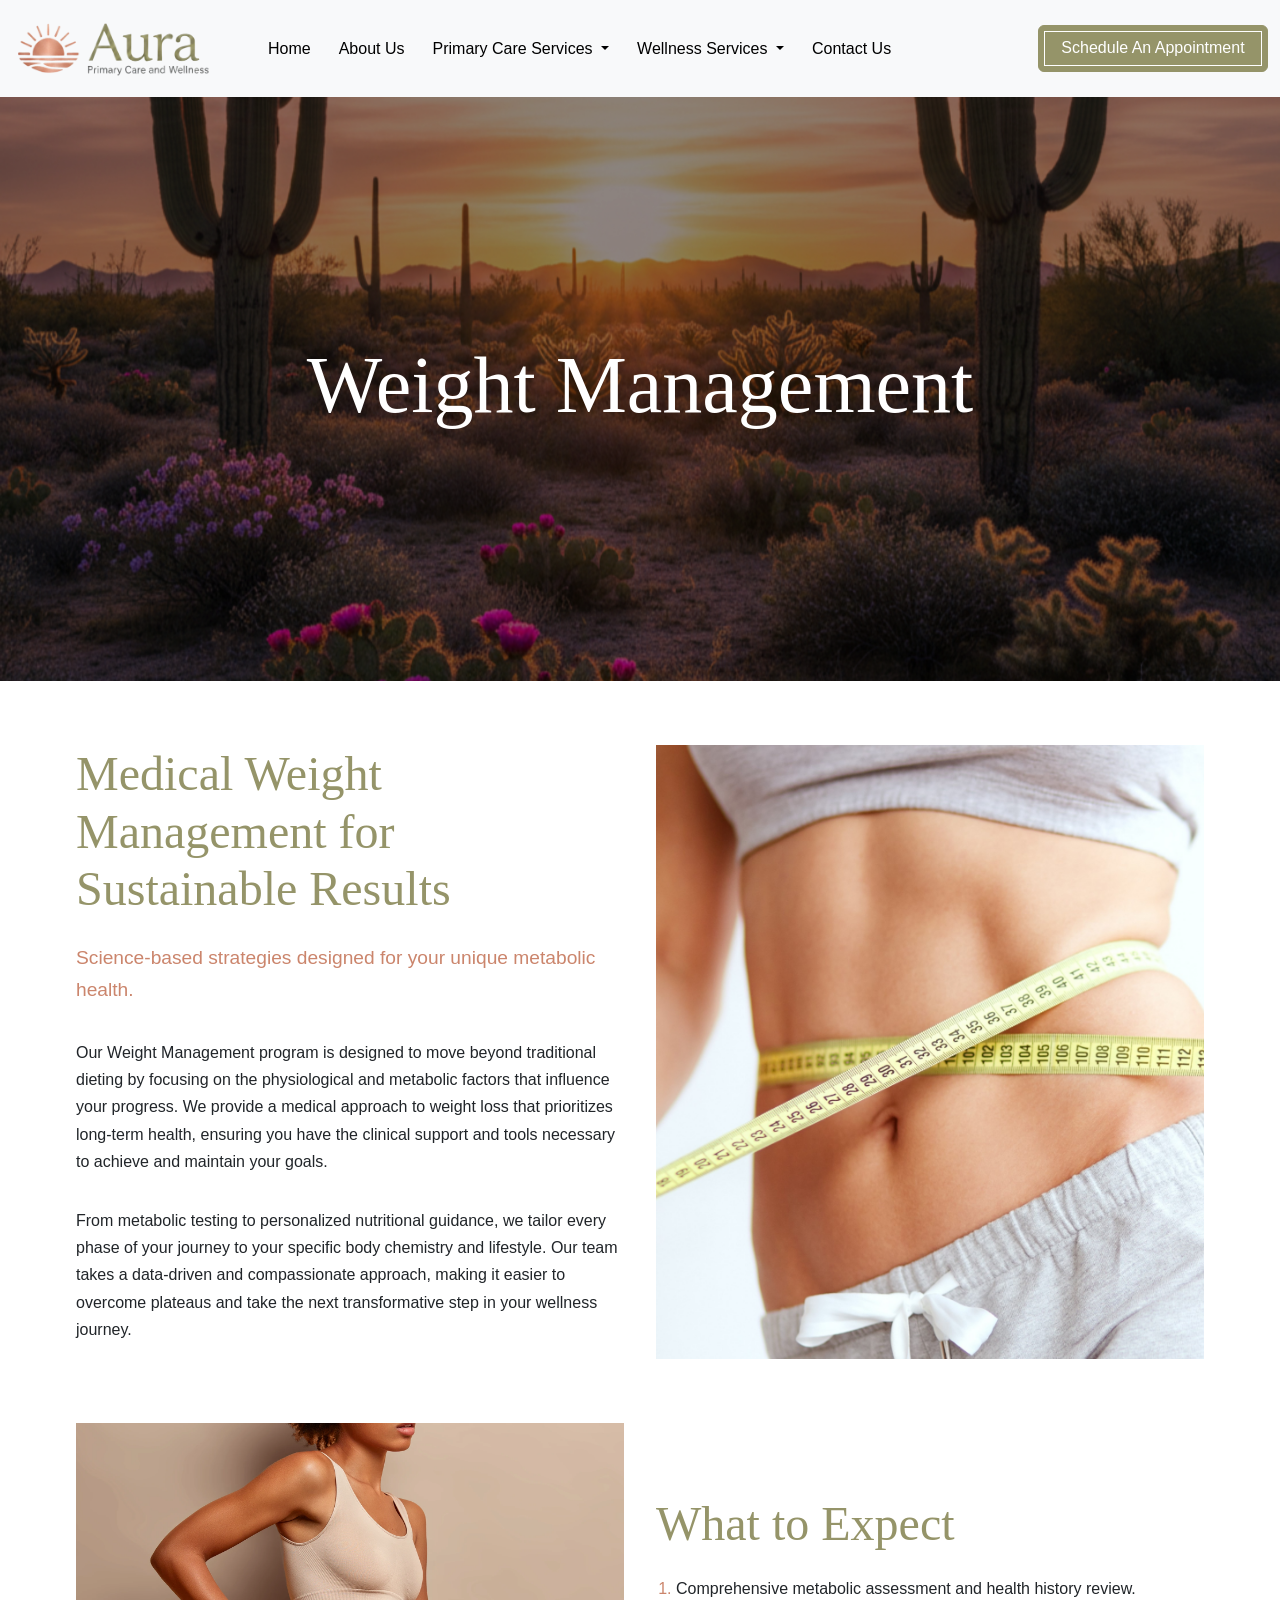
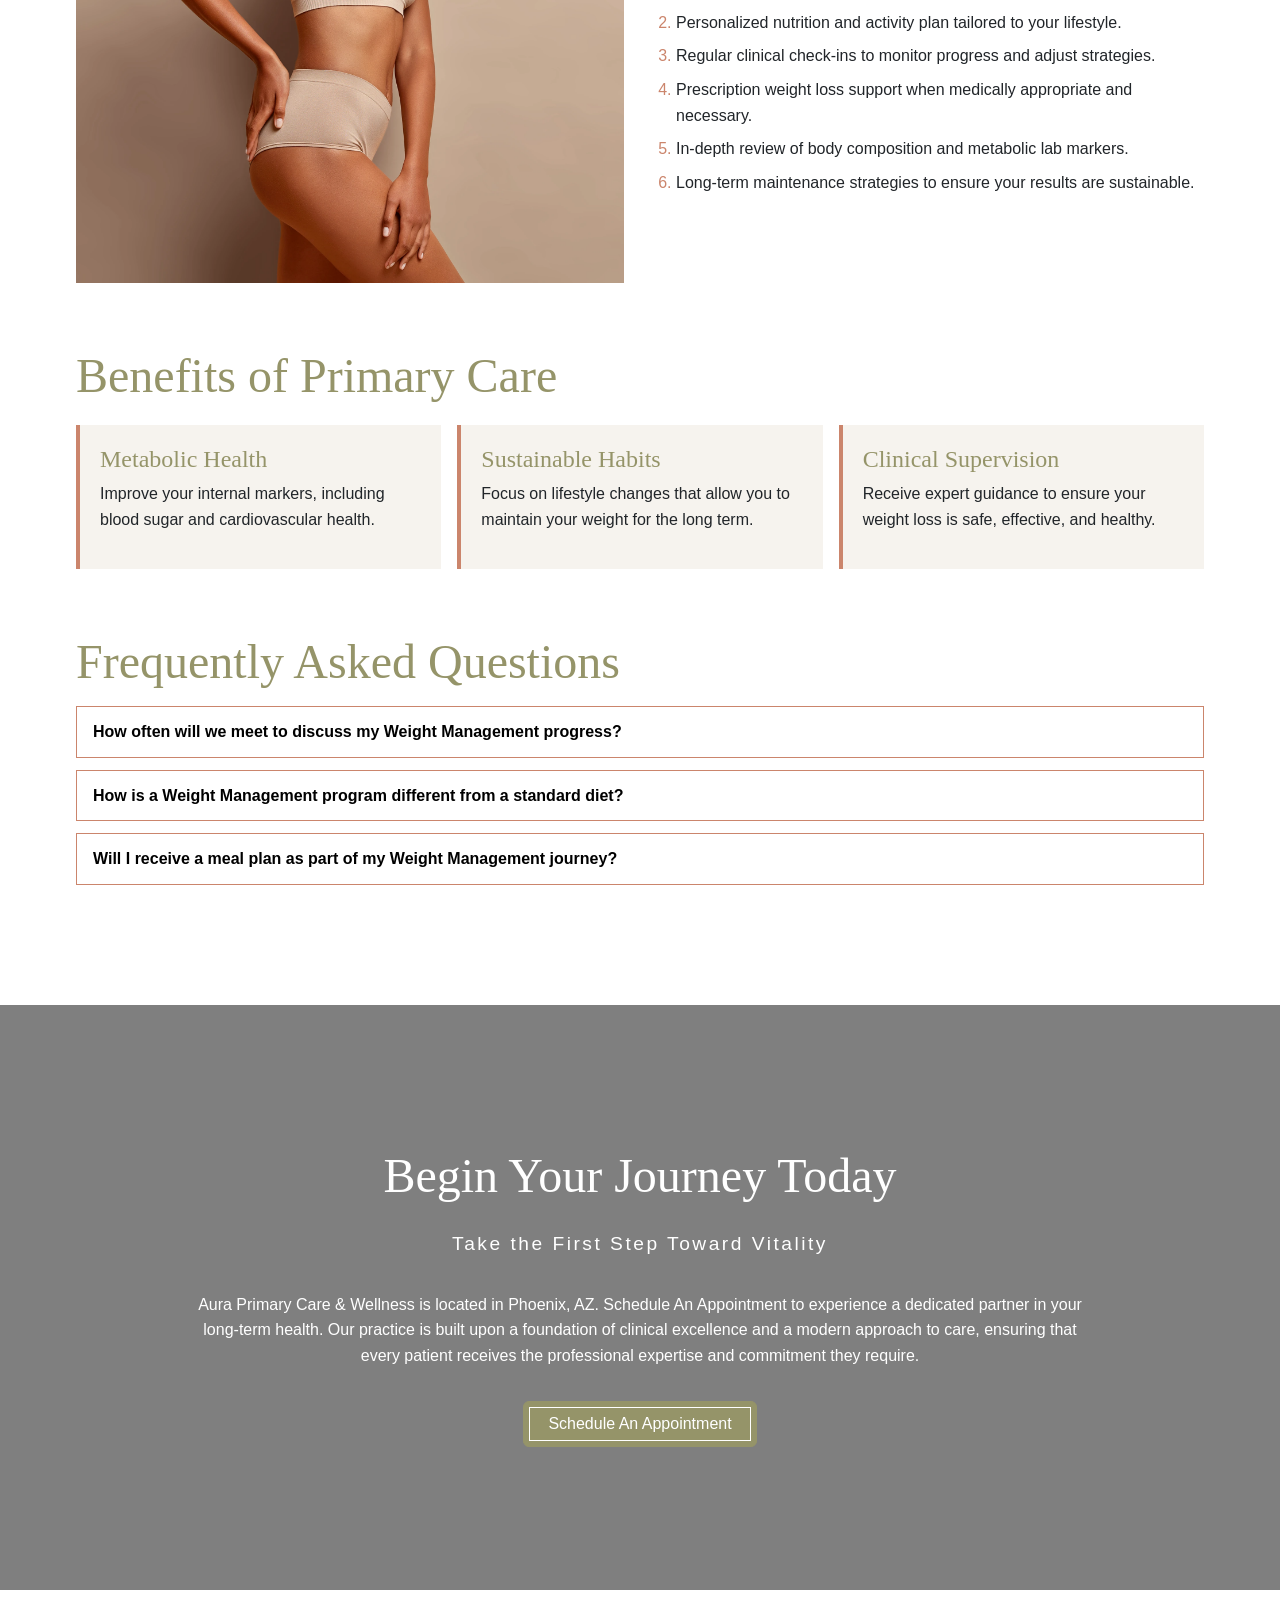
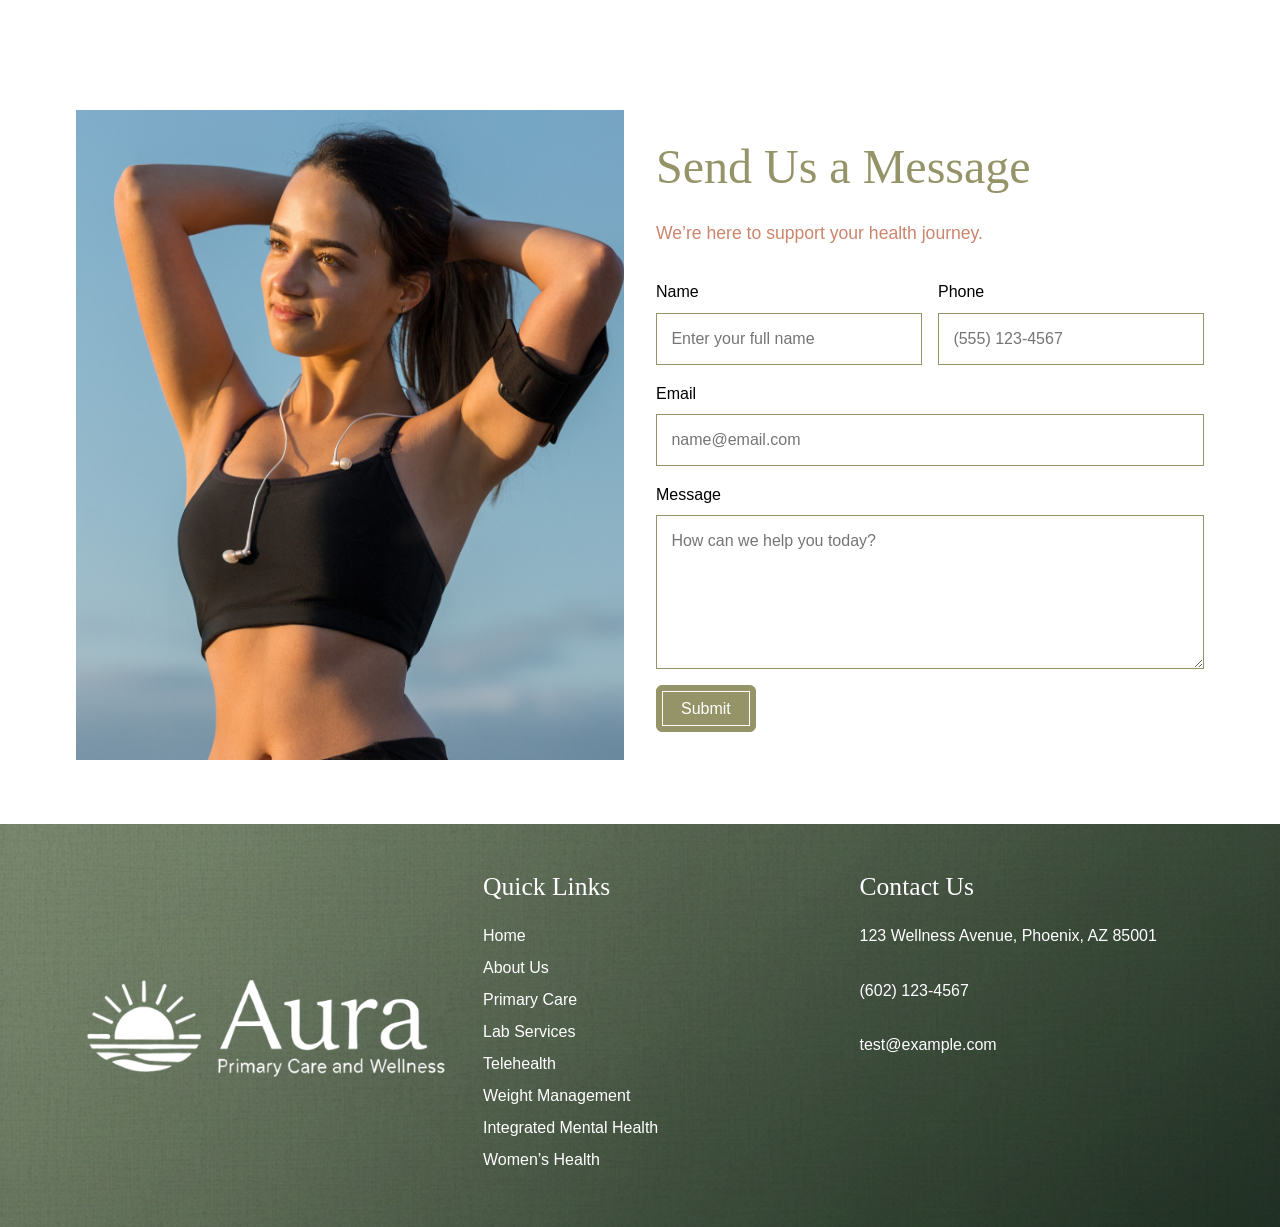
<file: weight-management.html>
<!DOCTYPE html>
<html lang="en">

<head>
    <meta charset="UTF-8">
    <meta name="viewport" content="width=device-width, initial-scale=1.0">
    <title>Primary Care | Aura Primary Care</title>
    <link href="https://cdn.jsdelivr.net/npm/bootstrap@5.3.8/dist/css/bootstrap.min.css" rel="stylesheet"
        integrity="sha384-sRIl4kxILFvY47J16cr9ZwB07vP4J8+LH7qKQnuqkuIAvNWLzeN8tE5YBujZqJLB" crossorigin="anonymous">
    <link rel="stylesheet" href="styles.css">
    <script src="script.js" defer></script>
</head>

<body>
    <div id="navbar-placeholder"></div>

    <section class="about-hero">
        <div class="about-hero__image-wrap">
            <img src="images/458454151.jpg" alt="" class="about-hero__image">
        </div>
        <div class="about-hero__text-wrap">
            <h1 class="about-hero__title">Weight Management</h1>
        </div>
    </section>

    <section class="service-page container">
        <div class="service-page__intro">
            <div class="service-page__intro-content">
                <h2 class="service-page__title">Medical Weight Management for Sustainable Results</h2>
                <p class="service-page__subtitle">Science-based strategies designed for your unique metabolic health.
                </p>
                <p>Our Weight Management program is designed to move beyond traditional dieting by focusing on the
                    physiological and metabolic factors that influence your progress. We provide a medical approach to
                    weight loss that prioritizes long-term health, ensuring you have the clinical support and tools
                    necessary to achieve and maintain your goals.</p>
                <p>From metabolic testing to personalized nutritional guidance, we tailor every phase of your journey to
                    your specific body chemistry and lifestyle. Our team takes a data-driven and compassionate approach,
                    making it easier to overcome plateaus and take the next transformative step in your wellness
                    journey.</p>
            </div>
            <div class="service-page__intro-image-wrap">
                <img src="images/AdobeStock_250292895.jpg" alt="Primary care consultation"
                    class="service-page__intro-image">
            </div>
        </div>
    </section>

    <section class="service-expect container">
        <div class="service-expect__image-wrap">
            <img src="images/0000562.webp" alt="Doctor meeting with patient" class="service-expect__image">
        </div>
        <div class="service-expect__content">
            <h2 class="service-expect__title">What to Expect</h2>
            <ol class="service-expect__list">
                <li>Comprehensive metabolic assessment and health history review.</li>
                <li>Personalized nutrition and activity plan tailored to your lifestyle.</li>
                <li>Regular clinical check-ins to monitor progress and adjust strategies.</li>
                <li>Prescription weight loss support when medically appropriate and necessary.</li>
                <li>In-depth review of body composition and metabolic lab markers.</li>
                <li>Long-term maintenance strategies to ensure your results are sustainable.</li>
            </ol>
        </div>
    </section>

    <section class="service-benefits container">
        <h2 class="service-benefits__title">Benefits of Primary Care</h2>
        <div class="service-benefits__grid">
            <article class="service-benefits__card">
                <h3>Metabolic Health</h3>
                <p>Improve your internal markers, including blood sugar and cardiovascular health.</p>
            </article>
            <article class="service-benefits__card">
                <h3>Sustainable Habits</h3>
                <p>Focus on lifestyle changes that allow you to maintain your weight for the long term.</p>
            </article>
            <article class="service-benefits__card">
                <h3>Clinical Supervision</h3>
                <p>Receive expert guidance to ensure your weight loss is safe, effective, and healthy.</p>
            </article>
        </div>
    </section>


    <section class="service-faq container">
        <h2 class="service-faq__title">Frequently Asked Questions</h2>
        <div class="service-faq__list">
            <article class="service-faq__item">
                <button class="service-faq__question" type="button" aria-expanded="false">
                    How often will we meet to discuss my Weight Management progress?
                </button>
                <div class="service-faq__answer" hidden>
                    <p>We typically schedule regular follow-up consultations to monitor your health markers and make
                        real-time adjustments to your plan.</p>
                </div>
            </article>

            <article class="service-faq__item">
                <button class="service-faq__question" type="button" aria-expanded="false">
                    How is a Weight Management program different from a standard diet?
                </button>
                <div class="service-faq__answer" hidden>
                    <p>Medical Weight Management addresses the underlying biological factors, such as hormones and
                        metabolism, that often make traditional dieting difficult.</p>
                </div>
            </article>

            <article class="service-faq__item">
                <button class="service-faq__question" type="button" aria-expanded="false">
                    Will I receive a meal plan as part of my Weight Management journey?
                </button>
                <div class="service-faq__answer" hidden>
                    <p>Yes, we provide personalized nutritional guidance that aligns with your specific metabolic needs
                        and food preferences.</p>
                </div>
            </article>
        </div>
    </section>


    <section class="cta">
        <div class="cta-video-wrap">
            <video src="Istock-1758806742.mp4" autoplay muted loop playsinline></video>
        </div>
        <div class="cta-text-wrap">
            <h3 class="cta-title">Begin Your Journey Today</h3>
            <p class="subtitle">Take the First Step Toward Vitality</p>
            <p>Aura Primary Care & Wellness is located in Phoenix, AZ. Schedule An Appointment to experience a dedicated
                partner in your long-term health. Our practice is built upon a foundation of clinical excellence and a
                modern approach to care, ensuring that every patient receives the professional expertise and commitment
                they require.</p>
            <a href="#" class="btn">Schedule An Appointment</a>
        </div>
    </section>



    <section class="contact-form container">
        <div class="contact-form-section">
            <div class="contact-form-image-wrap">
                <img class="contact-form-image" src="images/AdobeStock_290607977 (1).jpg" alt="Patient consultation">
            </div>

            <div class="contact-form-content">
                <h3 class="contact-form-title">Send Us a Message</h3>
                <p class="contact-form-subtitle">We’re here to support your health journey.</p>

                <form class="contact-form-fields" action="#" method="post">
                    <div class="field-wrap">
                        <label for="fullName">Name</label>
                        <input id="fullName" name="fullName" type="text" placeholder="Enter your full name" required>
                    </div>

                    <div class="field-wrap">
                        <label for="phone">Phone</label>
                        <input id="phone" name="phone" type="tel" placeholder="(555) 123-4567" required>
                    </div>

                    <div class="field-wrap field-full">
                        <label for="email">Email</label>
                        <input id="email" name="email" type="email" placeholder="name@email.com" required>
                    </div>

                    <div class="field-wrap field-full">
                        <label for="message">Message</label>
                        <textarea id="message" name="message" rows="5" placeholder="How can we help you today?"
                            required></textarea>
                    </div>

                    <a href="contact.html" class="btn">Submit</a>
                </form>
            </div>
        </div>
    </section>

    <footer id="footer-placeholder">
    </footer>






    <script src="https://cdn.jsdelivr.net/npm/bootstrap@5.3.8/dist/js/bootstrap.bundle.min.js"
        integrity="sha384-FKyoEForCGlyvwx9Hj09JcYn3nv7wiPVlz7YYwJrWVcXK/BmnVDxM+D2scQbITxI"
        crossorigin="anonymous"></script>
</body>

</html>
</file>
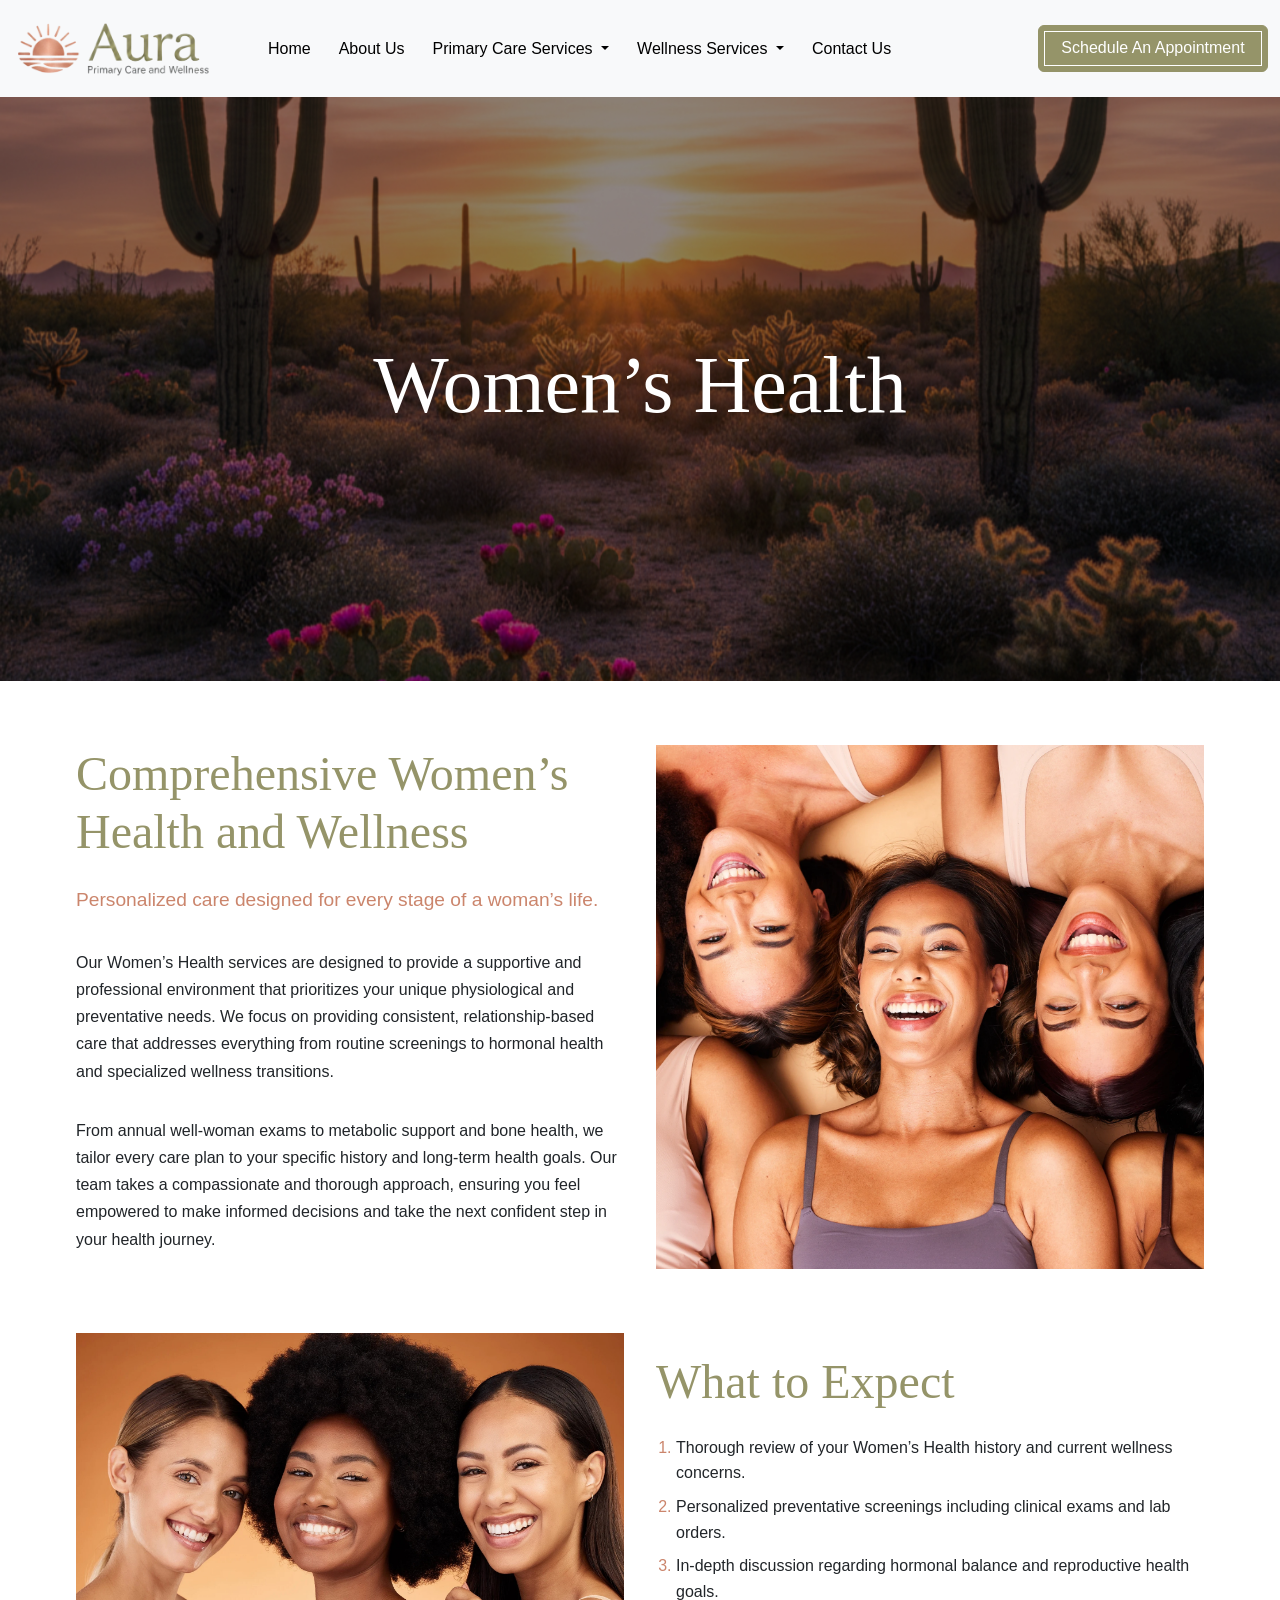
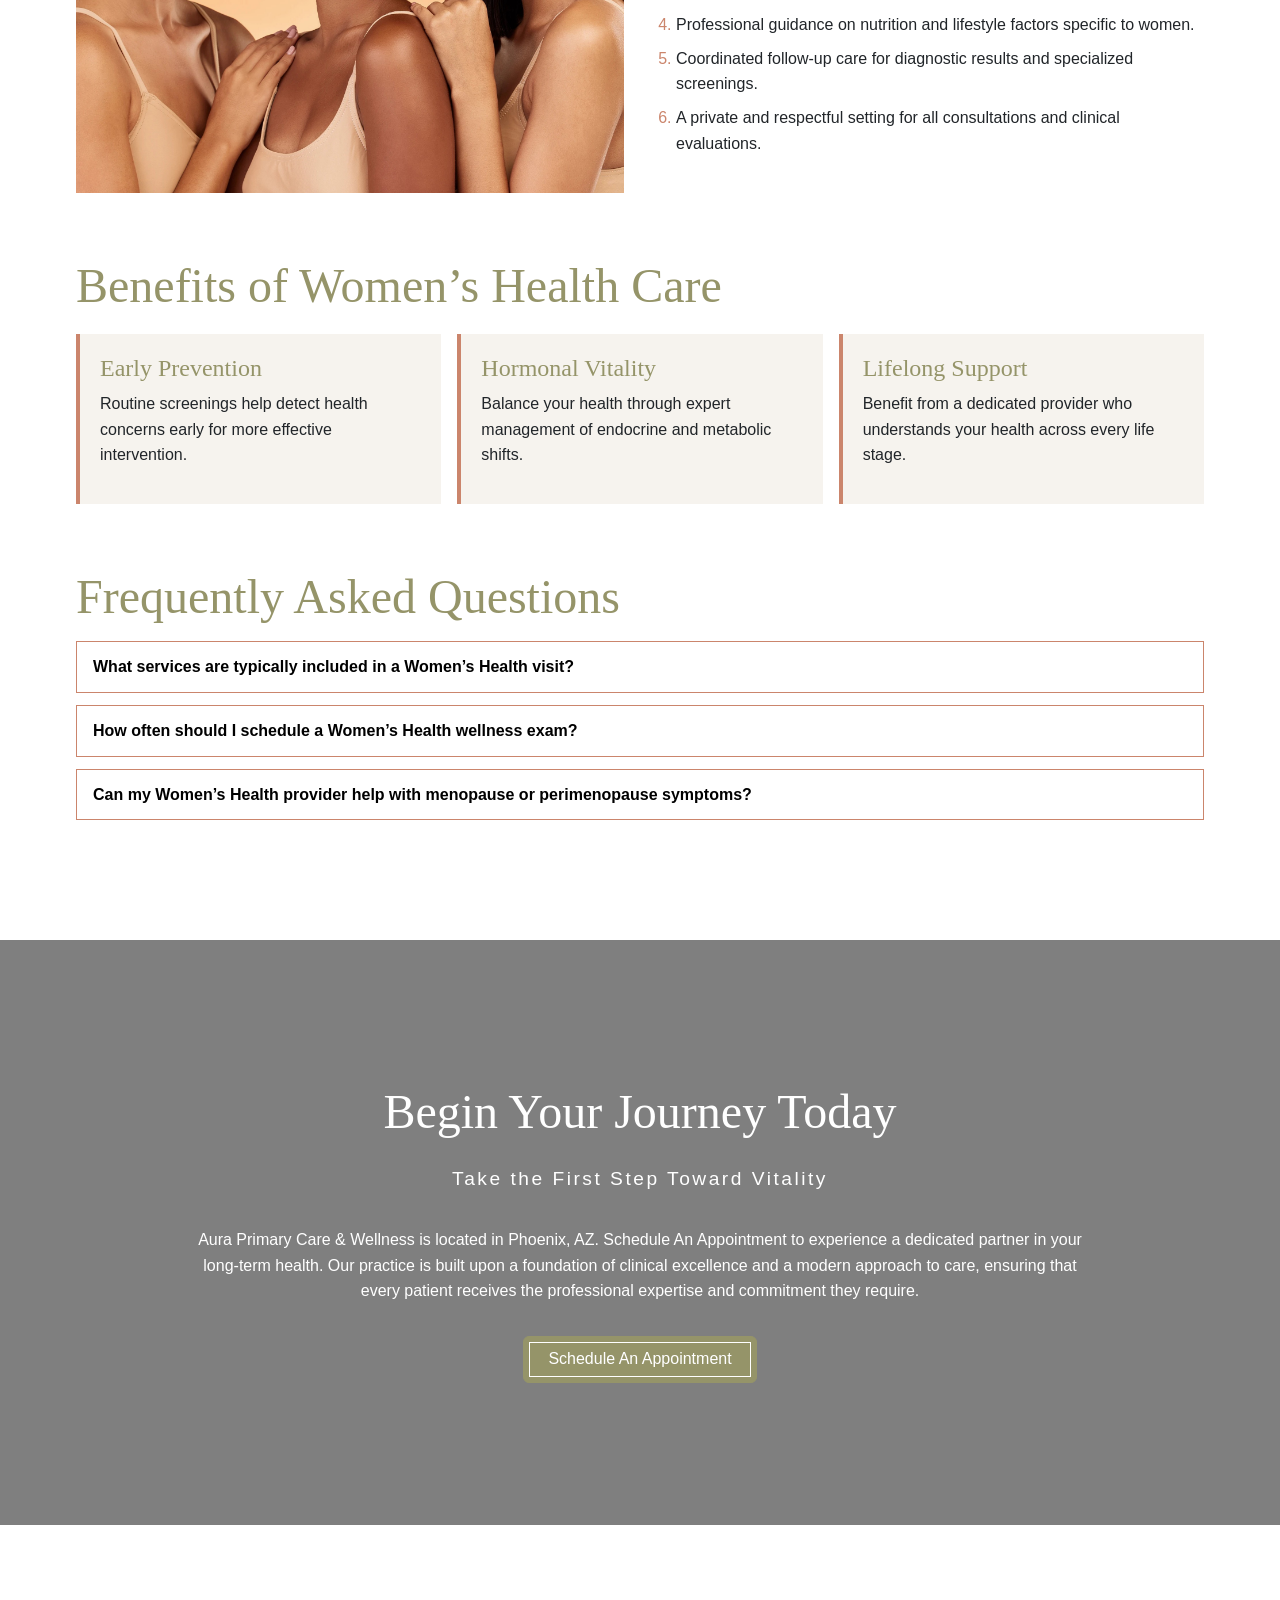
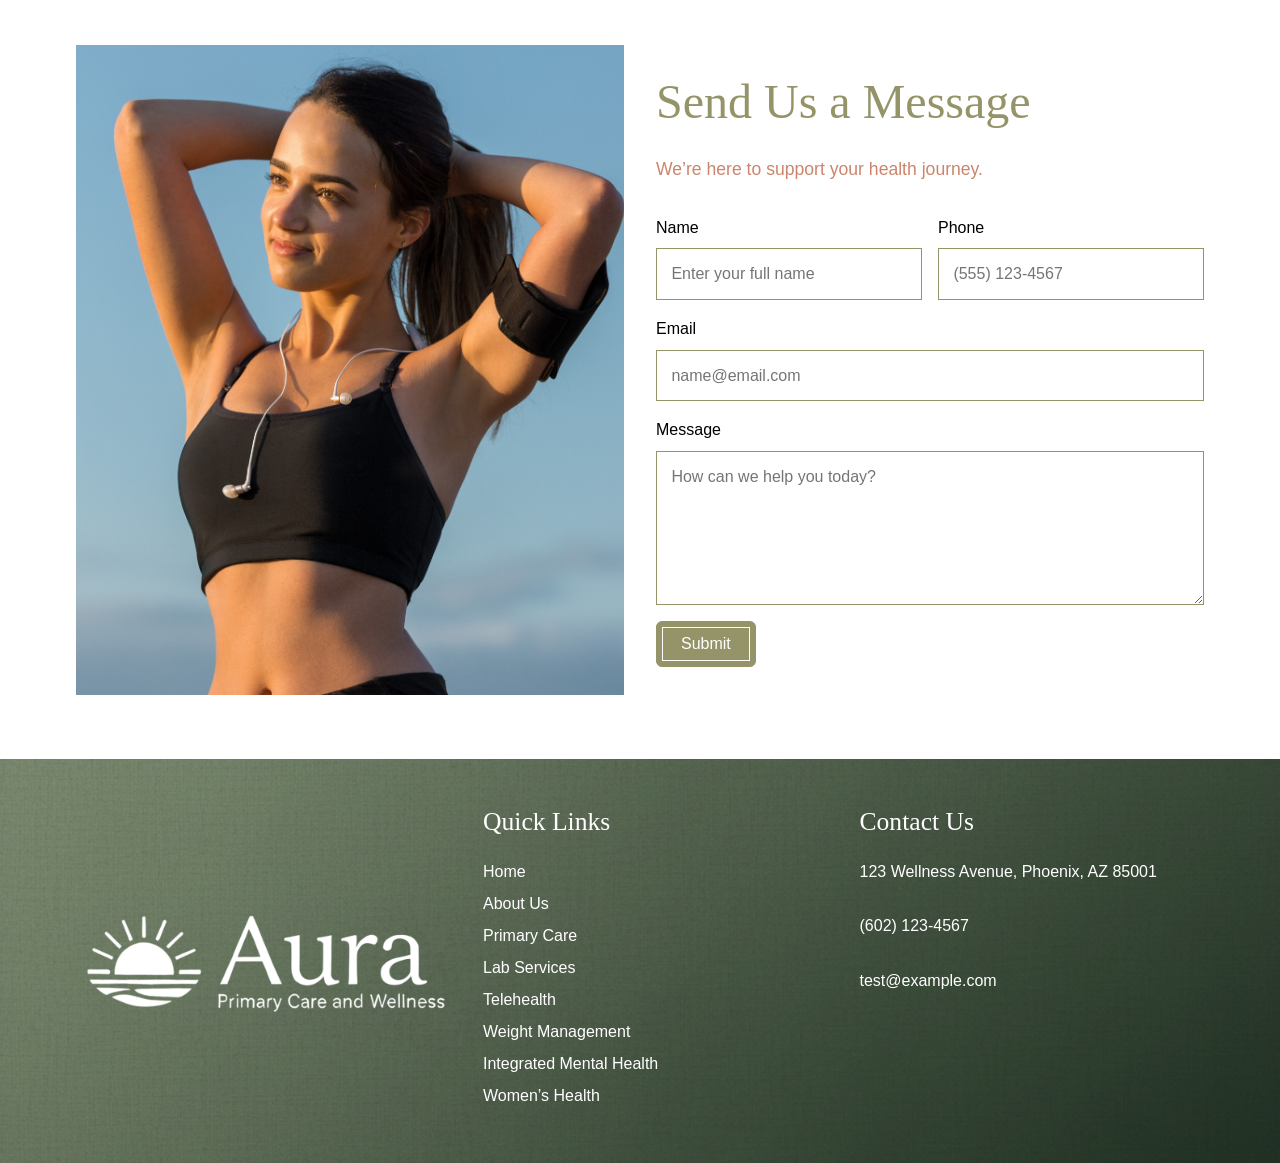
<file: womens-health.html>
<!DOCTYPE html>
<html lang="en">

<head>
    <meta charset="UTF-8">
    <meta name="viewport" content="width=device-width, initial-scale=1.0">
    <title>Women’s Health | Aura Primary Care</title>
    <link href="https://cdn.jsdelivr.net/npm/bootstrap@5.3.8/dist/css/bootstrap.min.css" rel="stylesheet"
        integrity="sha384-sRIl4kxILFvY47J16cr9ZwB07vP4J8+LH7qKQnuqkuIAvNWLzeN8tE5YBujZqJLB" crossorigin="anonymous">
    <link rel="stylesheet" href="styles.css">
    <script src="script.js" defer></script>
</head>

<body>
    <div id="navbar-placeholder"></div>

    <section class="about-hero">
        <div class="about-hero__image-wrap">
            <img src="images/458454151.jpg" alt="" class="about-hero__image">
        </div>
        <div class="about-hero__text-wrap">
            <h1 class="about-hero__title">Women’s Health</h1>
        </div>
    </section>

    <section class="service-page container">
        <div class="service-page__intro">
            <div class="service-page__intro-content">
                <h2 class="service-page__title">Comprehensive Women’s Health and Wellness</h2>
                <p class="service-page__subtitle">Personalized care designed for every stage of a woman’s life.</p>
                <p>Our Women’s Health services are designed to provide a supportive and professional environment that
                    prioritizes your unique physiological and preventative needs. We focus on providing consistent,
                    relationship-based care that addresses everything from routine screenings to hormonal health and
                    specialized wellness transitions.</p>
                <p>From annual well-woman exams to metabolic support and bone health, we tailor every care plan to your
                    specific history and long-term health goals. Our team takes a compassionate and thorough approach,
                    ensuring you feel empowered to make informed decisions and take the next confident step in your
                    health journey.</p>
            </div>
            <div class="service-page__intro-image-wrap">
                <img src="images/ZZ215478.webp" alt="Women's health consultation" class="service-page__intro-image">
            </div>
        </div>
    </section>

    <section class="service-expect container">
        <div class="service-expect__image-wrap">
            <img src="images/8485415152.jpg" alt="Doctor meeting with patient" class="service-expect__image">
        </div>
        <div class="service-expect__content">
            <h2 class="service-expect__title">What to Expect</h2>
            <ol class="service-expect__list">
                <li>Thorough review of your Women’s Health history and current wellness concerns.</li>
                <li>Personalized preventative screenings including clinical exams and lab orders.</li>
                <li>In-depth discussion regarding hormonal balance and reproductive health goals.</li>
                <li>Professional guidance on nutrition and lifestyle factors specific to women.</li>
                <li>Coordinated follow-up care for diagnostic results and specialized screenings.</li>
                <li>A private and respectful setting for all consultations and clinical evaluations.</li>
            </ol>
        </div>
    </section>

    <section class="service-benefits container">
        <h2 class="service-benefits__title">Benefits of Women’s Health Care</h2>
        <div class="service-benefits__grid">
            <article class="service-benefits__card">
                <h3>Early Prevention</h3>
                <p>Routine screenings help detect health concerns early for more effective intervention.</p>
            </article>
            <article class="service-benefits__card">
                <h3>Hormonal Vitality</h3>
                <p>Balance your health through expert management of endocrine and metabolic shifts.</p>
            </article>
            <article class="service-benefits__card">
                <h3>Lifelong Support</h3>
                <p>Benefit from a dedicated provider who understands your health across every life stage.</p>
            </article>
        </div>
    </section>

    <section class="service-faq container">
        <h2 class="service-faq__title">Frequently Asked Questions</h2>
        <div class="service-faq__list">
            <article class="service-faq__item">
                <button class="service-faq__question" type="button" aria-expanded="false">
                    What services are typically included in a Women’s Health visit?
                </button>
                <div class="service-faq__answer" hidden>
                    <p>A Women’s Health visit usually includes a comprehensive physical exam, preventative screenings,
                        and a review of your hormonal and reproductive health.</p>
                </div>
            </article>

            <article class="service-faq__item">
                <button class="service-faq__question" type="button" aria-expanded="false">
                    How often should I schedule a Women’s Health wellness exam?
                </button>
                <div class="service-faq__answer" hidden>
                    <p>Most women benefit from a dedicated Women’s Health wellness exam once per year to stay ahead of
                        preventative screenings and monitor health changes.</p>
                </div>
            </article>

            <article class="service-faq__item">
                <button class="service-faq__question" type="button" aria-expanded="false">
                    Can my Women’s Health provider help with menopause or perimenopause symptoms?
                </button>
                <div class="service-faq__answer" hidden>
                    <p>Yes, our Women’s Health services include specialized support for managing the hormonal
                        transitions associated with perimenopause and menopause.</p>
                </div>
            </article>
        </div>
    </section>

    <section class="cta">
        <div class="cta-video-wrap">
            <video src="Istock-1758806742.mp4" autoplay muted loop playsinline></video>
        </div>
        <div class="cta-text-wrap">
            <h3 class="cta-title">Begin Your Journey Today</h3>
            <p class="subtitle">Take the First Step Toward Vitality</p>
            <p>Aura Primary Care & Wellness is located in Phoenix, AZ. Schedule An Appointment to experience a dedicated
                partner in your long-term health. Our practice is built upon a foundation of clinical excellence and a
                modern approach to care, ensuring that every patient receives the professional expertise and commitment
                they require.</p>
            <a href="#" class="btn">Schedule An Appointment</a>
        </div>
    </section>

    <section class="contact-form container">
        <div class="contact-form-section">
            <div class="contact-form-image-wrap">
                <img class="contact-form-image" src="images/AdobeStock_290607977 (1).jpg" alt="Patient consultation">
            </div>

            <div class="contact-form-content">
                <h3 class="contact-form-title">Send Us a Message</h3>
                <p class="contact-form-subtitle">We’re here to support your health journey.</p>

                <form class="contact-form-fields" action="#" method="post">
                    <div class="field-wrap">
                        <label for="fullName">Name</label>
                        <input id="fullName" name="fullName" type="text" placeholder="Enter your full name" required>
                    </div>

                    <div class="field-wrap">
                        <label for="phone">Phone</label>
                        <input id="phone" name="phone" type="tel" placeholder="(555) 123-4567" required>
                    </div>

                    <div class="field-wrap field-full">
                        <label for="email">Email</label>
                        <input id="email" name="email" type="email" placeholder="name@email.com" required>
                    </div>

                    <div class="field-wrap field-full">
                        <label for="message">Message</label>
                        <textarea id="message" name="message" rows="5" placeholder="How can we help you today?"
                            required></textarea>
                    </div>

                    <a href="contact.html" class="btn">Submit</a>
                </form>
            </div>
        </div>
    </section>

    <footer id="footer-placeholder">
    </footer>

    <script src="https://cdn.jsdelivr.net/npm/bootstrap@5.3.8/dist/js/bootstrap.bundle.min.js"
        integrity="sha384-FKyoEForCGlyvwx9Hj09JcYn3nv7wiPVlz7YYwJrWVcXK/BmnVDxM+D2scQbITxI"
        crossorigin="anonymous"></script>
</body>

</html>
</file>
<file: styles.css>
* {
    margin: 0;
    padding: 0;
    box-sizing: border-box;
}

body {
    font-family: "Work Sans", sans-serif;
    font-size: 1rem;
    font-weight: 400;
    line-height: 1.6;
    padding-top: 96px;
}

h1,
h2,
h3,
h4,
h5,
h6,
.heading {
    font-family: "Cinzel", serif;
    font-optical-sizing: auto;
    font-style: normal;
    font-weight: 300;
}

.p,
.subtitle {
    font-family: "Roboto", sans-serif;
}

.subtitle {
    font-size: 1.2rem;
    letter-spacing: 2.5px;
}

.container {
    width: 90%;
    max-width: 1440px;
    margin-left: auto;
    margin-right: auto;
}


.navbar-logo {
    width: 200px;
    height: auto;
    object-fit: cover;
    margin-right: 2rem;
}

.navbar {
    padding-top: 0.9rem;
    padding-bottom: 0.9rem;
    z-index: 1030;
}

.navbar .navbar-nav {
    gap: 0.75rem;
}

.navbar .nav-link {
    color: #000;
    transition: color 0.2s ease;
}

.navbar .nav-link:hover,
.navbar .nav-link:focus {
    color: #cb856c;
}

.navbar .nav-item.dropdown>.nav-link:hover,
.navbar .nav-item.dropdown>.nav-link:focus,
.navbar .nav-item.dropdown>.nav-link.show {
    color: #000;
}

.navbar .dropdown-item:hover,
.navbar .dropdown-item:focus {
    color: #cb856c;
    background-color: transparent;
}

.navbar-appointment-btn {
    color: #fff;
    background-color: #959469;
    border: 1px solid #959469;
    margin-left: 1.25rem;
    padding: 0.65rem 1.4rem;
    white-space: nowrap;
    position: relative;
    overflow: hidden;
}

.navbar-appointment-btn::after {
    content: "";
    position: absolute;
    inset: 5px;
    border: 1px solid #fff;
    pointer-events: none;
}

.navbar-appointment-btn:hover,
.navbar-appointment-btn:focus {
    color: #fff;
    background-color: #cb856c;
    border-color: #cb856c;
}

@media (max-width: 991.98px) {
    body {
        padding-top: 82px;
    }

    .navbar-logo {
        margin-right: 0;
    }

    .navbar-appointment-btn {
        margin-left: 0;
        margin-top: 0.75rem;
        align-self: flex-start;
    }
}

.carousel-item {
    height: 93vh;
    /* Set a fixed height or use vh units */
    min-height: 300px;
    position: relative;
    overflow: hidden;
}

.carousel-inner {
    position: relative;
}

.carousel-item img {
    width: 100%;
    height: 100%;
    object-fit: cover;
    display: block;
}

/* Dark overlay across hero images */
.carousel-inner::after {
    content: "";
    position: absolute;
    top: 0;
    left: 0;
    width: 100%;
    height: 100%;
    background: rgba(0, 0, 0, 0.50);
    z-index: 2;
    pointer-events: none;
}

.carousel-caption {
    z-index: 3;
    top: 70%;
    bottom: auto;
    transform: translateY(-50%);
}

.carousel-indicators,
.carousel-control-prev,
.carousel-control-next {
    z-index: 4;
}

.carousel-title {
    font-size: 5rem;
}

.hero-subtitle {
    font-size: 1.4rem;
    letter-spacing: 1.3px;
}

.welcome {
    padding-top: 4rem;
    padding-bottom: 4rem;
}

.welcome-section {
    display: grid;
    grid-template-columns: repeat(2, 1fr);
    gap: 1rem;
}

.welcome__text--wrap {
    display: flex;
    flex-direction: column;
    gap: 1rem;
    justify-content: center;
}

.welcome-title {
    font-size: 3rem;
    font-weight: 400;
    color: #959469;
}

.welcome-subtitle {
    color: #cb856c;
}

.welcome-text {
    line-height: 1.5rem;
}

.welcome__image--wrap {
    width: 100%;
    height: 100%;
    min-height: 600px;
    position: relative;
}

.welcome-image {
    width: 100%;
    height: 100%;
    object-fit: cover;
    display: block;
}

.services {
    padding-top: 3rem;
    padding-bottom: 3rem;
}

.services-title {
    font-size: 3.5rem;
    color: #959469;
    text-align: center;
    padding-bottom: 2rem;
}

/* Container & Grid Setup */
.services-grid {
    display: grid;
    grid-template-columns: repeat(2, 1fr);
    /* 2 equal columns */
    gap: 20px;
    width: 100%;
    max-width: 100%;
    margin: 0;
    font-family: sans-serif;
}

/* Responsive: Stack to 1 column on tablets/phones */
@media (max-width: 768px) {
    .services-grid {
        grid-template-columns: 1fr;
    }
}

/* Card Styling */
.service-card {
    position: relative;
    height: 650px;
    border-radius: 12px;
    overflow: hidden;
    cursor: pointer;
}

.service-image {
    width: 100%;
    height: 100%;
    object-fit: cover;
    transition: transform 0.5s ease;
}

/* Overlay & Text Logic */
.service-overlay {
    position: absolute;
    top: 0;
    left: 0;
    right: 0;
    bottom: 0;
    background: rgba(0, 0, 0, 0.4);
    display: flex;
    flex-direction: column;
    justify-content: center;
    align-items: center;
    text-align: center;
    color: white;
    padding: 20px;
    transition: background 0.3s ease;
}

.category-name {
    font-size: 1.8rem;
    margin: 0;
    transition: all 0.4s ease;
}

.hover-content {
    position: absolute;
    opacity: 0;
    transform: translateY(20px);
    transition: all 0.4s ease;
}

.service-links {
    list-style: none;
    padding: 0;
}

.service-links li {
    margin: 8px 0;
}

.service-links a {
    color: #fff;
    text-decoration: none;
    font-weight: 300;
    font-size: 1.3rem;
}

.service-links a:hover {
    border-bottom: 2px solid #cb856c;

}

/* Hover Effects */
.service-card:hover .service-image {
    transform: scale(1.1);
}

.service-card:hover .service-overlay {
    background: rgba(0, 0, 0, 0.8);
}

.service-card:hover .category-name {
    opacity: 0;
    transform: translateY(-20px);
}

.category-name {
    font-size: 3rem;
}

.service-card:hover .hover-content {
    opacity: 1;
    transform: translateY(0);
}

@media (max-width: 991.98px) {
    .service-card {
        cursor: default;
    }

    .service-overlay {
        justify-content: flex-end;
        align-items: flex-start;
        text-align: left;
        background: linear-gradient(to top, rgba(0, 0, 0, 0.82) 0%, rgba(0, 0, 0, 0.15) 65%);
    }

    .hover-content {
        position: static;
        opacity: 1;
        transform: none;
        margin-top: 0.85rem;
    }

    .category-name {
        opacity: 1;
        transform: none;
    }

    .service-card:hover .service-image {
        transform: none;
    }

    .service-card:hover .service-overlay {
        background: linear-gradient(to top, rgba(0, 0, 0, 0.82) 0%, rgba(0, 0, 0, 0.15) 65%);
    }

    .service-card:hover .category-name {
        opacity: 1;
        transform: none;
    }
}

.text-banner {
    padding-top: 3rem;
    padding-bottom: 3rem;
}

.text-banner-section {
    position: relative;
}

.text-banner-image-wrap {
    width: 100%;
    height: 700px;
    min-height: 600px;
    position: relative;
}

.text-banner-image {
    width: 100%;
    height: 100%;
    object-fit: cover;
    display: block;
}

.text-banner-image-wrap::after {
    content: "";
    position: absolute;
    inset: 0;
    background: rgba(0, 0, 0, 0.50);
    z-index: 1;
    pointer-events: none;
}

.text-banner-wrap {
    display: flex;
    flex-direction: column;
    gap: 1rem;
    position: absolute;
    top: 50%;
    left: 50%;
    transform: translate(-50%, -50%);
    z-index: 2;
    width: min(90%, 900px);
    text-align: center;
    color: #fff;
}

.text-banner-title {
    font-size: 3rem;
}

.text-banner-text {
    font-size: 1.1rem;
}

.featured {
    padding-top: 3rem;
    padding-bottom: 3rem;
}

.featured-services {
    display: grid;
    grid-template-columns: repeat(2, 1fr);
    gap: 3rem;
}

.featured-text-wrap {
    display: flex;
    flex-direction: column;
    gap: 1rem;
    justify-content: center;
}

.featured-title {
    font-size: 3rem;
    color: #959469;
}

.featured-subtitle {
    color: #cb856c;
    font-size: 1.3rem;
    letter-spacing: 1.3px;
}

.featured-image-wrap {
    width: 100%;
    height: 600px;
    min-height: 600px;
    position: relative;
}

.featured-image-wrap::before {
    content: "";
    width: 650px;
    height: 650px;
    position: absolute;
    right: 10%;
    bottom: -5%;
    z-index: 1;
    background-image: url("images/AdobeStock_100929006.jpg");
    background-size: cover;
    background-position: center;
}

.featured-image {
    width: 100%;
    height: 100%;
    position: absolute;
    z-index: 2;
    object-fit: cover;
}

.cta {
    position: relative;
    min-height: 65vh;
    display: flex;
    align-items: center;
    justify-content: center;
    overflow: hidden;
    margin-top: 3.5rem;
    margin-bottom: 3.5rem;
}

.cta-video-wrap {
    position: absolute;
    inset: 0;
    z-index: 1;
}

.cta-video-wrap video {
    width: 100%;
    height: 100%;
    object-fit: cover;
    display: block;
}

.cta::after {
    content: "";
    position: absolute;
    inset: 0;
    background: rgba(0, 0, 0, 0.50);
    z-index: 2;
    pointer-events: none;
}

.cta-text-wrap {
    position: relative;
    z-index: 3;
    color: #fff;
    text-align: center;
    width: min(90%, 900px);
    display: flex;
    flex-direction: column;
    gap: 1rem;
}

.cta-title {
    font-size: 3rem;
}

.cta-text-wrap .btn,
.featured-text-wrap .btn,
.welcome__text--wrap .btn {
    color: #fff;
    background-color: #959469;
    border: 1px solid #959469;
    padding: 0.65rem 1.5rem;
    position: relative;
    overflow: hidden;
}

.cta-text-wrap .btn {
    align-self: center;
}

.featured-text-wrap .btn {
    align-self: flex-start;
}

.welcome__text--wrap .btn {
    align-self: flex-start;
}

.cta-text-wrap .btn::after,
.featured-text-wrap .btn::after,
.welcome__text--wrap .btn::after {
    content: "";
    position: absolute;
    inset: 5px;
    border: 1px solid #fff;
    pointer-events: none;
}

.cta-text-wrap .btn:hover,
.featured-text-wrap .btn:hover,
.welcome__text--wrap .btn:hover {
    color: #fff;
    background-color: #cb856c;
    border-color: #cb856c;
}

.contact-form {
    padding-top: 4rem;
    padding-bottom: 4rem;
}

.contact-form-section {
    display: grid;
    grid-template-columns: repeat(2, 1fr);
    gap: 2rem;
}

.contact-form-image-wrap {
    min-height: 650px;
}

.contact-form-image {
    width: 100%;
    height: 100%;
    object-fit: cover;
    display: block;
}

.contact-form-content {
    display: flex;
    flex-direction: column;
    gap: 1rem;
    justify-content: center;
}

.contact-form-title {
    font-size: 3rem;
    color: #959469;
}

.contact-form-subtitle {
    color: #cb856c;
    font-size: 1.1rem;
}

.contact-form-fields {
    display: grid;
    grid-template-columns: repeat(2, 1fr);
    gap: 1rem;
}

.field-wrap {
    display: flex;
    flex-direction: column;
    gap: 0.5rem;
}

.field-full {
    grid-column: 1 / -1;
}

.contact-form-fields input,
.contact-form-fields textarea {
    width: 100%;
    border: 1px solid #959469;
    padding: 0.75rem 0.9rem;
    outline: none;
}

.contact-form-fields textarea {
    resize: vertical;
}

.contact-form-fields label {
    color: black;
    font-weight: 500;
}

.contact-form-fields .btn {
    grid-column: 1 / -1;
    justify-self: start;
    color: #fff;
    background-color: #959469;
    border: 1px solid #959469;
    padding: 0.65rem 1.5rem;
    position: relative;
    overflow: hidden;
}

.contact-form-fields .btn::after {
    content: "";
    position: absolute;
    inset: 5px;
    border: 1px solid #fff;
    pointer-events: none;
}

.contact-form-fields .btn:hover {
    color: #fff;
    background-color: #cb856c;
    border-color: #cb856c;
}

@media (max-width: 992px) {
    .contact-form-section {
        grid-template-columns: 1fr;
    }

    .contact-form-image-wrap {
        min-height: 420px;
    }

    .contact-form-fields {
        grid-template-columns: 1fr;
    }
}

.site-footer {
    background-image: url("images/4897484854584.jpg");
    background-size: cover;
    background-position: center;
    background-repeat: no-repeat;
    padding-top: 3rem;
    padding-bottom: 3rem;
}

.footer-grid {
    display: grid;
    grid-template-columns: repeat(3, 1fr);
    gap: 2rem;
}

.footer-col {
    display: flex;
    flex-direction: column;
    gap: 0.8rem;
}

.footer-logo-col {
    justify-content: center;
}

.footer-logo {
    width: 375px;
    height: auto;
    object-fit: cover;
    filter: brightness(0) invert(1);
}

.footer-extra-image {
    display: none;
}

.footer-heading {
    font-size: 1.6rem;
    color: #fff;
}

.footer-links {
    list-style: none;
    padding-left: 0;
    margin: 0;
}

.footer-links li {
    margin-bottom: 0.4rem;
}

.footer-links a {
    text-decoration: none;
    color: #fff;
}

.footer-links a:visited {
    color: #fff;
}

.footer-col p {
    color: #fff;
}

.footer-links a:hover {
    color: #fff;
    opacity: 0.85;
}

@media (max-width: 992px) {
    .footer-grid {
        grid-template-columns: 1fr;
    }
}

.about-hero {
    position: relative;
    height: 65vh;
    overflow: hidden;
    isolation: isolate;
    display: grid;
    place-items: center;
}

.about-hero::before {
    content: "";
    position: absolute;
    inset: 0;
    z-index: 2;
    background-color: rgba(0, 0, 0, 0.45);
    pointer-events: none;
}

.about-hero__image-wrap {
    position: absolute;
    inset: 0;
    z-index: 1;
}

.about-hero__image {
    position: absolute;
    inset: 0;
    width: 100%;
    height: 100%;
    object-fit: cover;
    display: block;
}

.about-hero__text-wrap {
    position: relative;
    width: 100%;
    z-index: 3;
    display: flex;
    align-items: center;
    justify-content: center;
    text-align: center;
    padding: 0 1rem;
}

.about-hero__title {
    position: relative;
    z-index: 4;
    display: block;
    opacity: 1;
    visibility: visible;
    color: #fff;
    font-size: 5rem;
    text-shadow: 0 2px 14px rgba(0, 0, 0, 0.45);
    padding: 0.35rem 1.1rem;
}

.about-intro {
    display: grid;
    grid-template-columns: repeat(2, 1fr);
    gap: 2rem;
    padding-top: 4rem;
    padding-bottom: 3rem;
}

.about-intro__content {
    display: flex;
    flex-direction: column;
    justify-content: center;
    gap: 1rem;
}

.about-intro__title {
    font-size: 3rem;
    color: #959469;
}

.about-intro__subtitle {
    color: #cb856c;
}

.about-intro__image-wrap {
    width: 100%;
    height: 100%;
    min-height: 600px;
    position: relative;
}

.about-intro__image {
    width: 100%;
    height: 100%;
    object-fit: cover;
    position: absolute;
}

.about-mission,
.about-mission.container {
    padding-top: 3rem;
    padding-bottom: 3rem;
    display: grid;
    grid-template-columns: repeat(2, 1fr);
    gap: 3rem;
}

.about-mission__item {
    display: flex;
    flex-direction: column;
    gap: 1rem;
    justify-content: center;
}

.about-mission__title {
    font-size: 3rem;
    color: #959469;
}

@media (max-width: 992px) {

    .about-mission,
    .about-mission.container {
        grid-template-columns: 1fr;
        gap: 2rem;
    }
}

.about-why {
    padding-top: 3rem;
    padding-bottom: 3rem;
    display: grid;
    grid-template-columns: repeat(2, 1fr);
    gap: 1rem;
}

.about-why__image-wrap {
    width: 100%;
    height: 100%;
    min-height: 600px;
    position: relative;
}

.about-why__image {
    width: 100%;
    height: 100%;
    object-fit: cover;
    position: absolute;
}

.about-why__content {
    width: min(90%, 1000px);
    margin: 0 auto;
}

.about-why__title {
    font-size: 3rem;
    color: #959469;
}

.about-why__list {
    list-style: none;
    padding-left: 0;
    margin-top: 1.25rem;
}

.about-why__list li {
    position: relative;
    padding-left: 3rem;
    margin-bottom: 1.15rem;
}

.about-why__list li::before {
    content: "";
    position: absolute;
    top: 45%;
    left: -0.65rem;
    transform: translateY(-50%);
    width: 3rem;
    height: 3rem;
    background-image: url("images/aura-sun-logo.png");
    background-repeat: no-repeat;
    background-size: contain;
    background-position: center;
}

.service-page {
    padding-top: 4rem;
    padding-bottom: 2rem;
}

.service-page__intro {
    display: grid;
    grid-template-columns: repeat(2, 1fr);
    gap: 2rem;
}

.service-page__intro-content {
    display: flex;
    flex-direction: column;
    gap: 1rem;
    justify-content: center;
}

.service-page__title,
.service-benefits__title,
.service-expect__title,
.service-faq__title {
    font-size: 3rem;
    color: #959469;
}

.service-page__subtitle {
    color: #cb856c;
    font-size: 1.2rem;
}

.service-page__intro-content p {
    line-height: 1.7;
}

.service-page__intro-image-wrap {
    width: 100%;
    min-height: 520px;
    position: relative;
}

.service-page__intro-image {
    width: 100%;
    height: 100%;
    object-fit: cover;
    position: absolute;
}

.service-benefits {
    padding-top: 2rem;
    padding-bottom: 2rem;
}

.service-benefits__grid {
    margin-top: 1.25rem;
    display: grid;
    grid-template-columns: repeat(3, 1fr);
    gap: 1rem;
}

.service-benefits__card {
    background-color: #f6f3ee;
    padding: 1.25rem;
    border-left: 4px solid #cb856c;
}

.service-benefits__card h3 {
    font-size: 1.5rem;
    color: #959469;
    margin-bottom: 0.5rem;
}

.service-expect {
    padding-top: 2rem;
    padding-bottom: 2rem;
    display: grid;
    grid-template-columns: repeat(2, 1fr);
    gap: 2rem;
}

.service-expect__image-wrap {
    width: 100%;
    min-height: 460px;
    position: relative;
}

.service-expect__image {
    width: 100%;
    height: 100%;
    object-fit: cover;
    position: absolute;
}

.service-expect__content {
    padding: 0.25rem 0;
    display: flex;
    flex-direction: column;
    justify-content: center;
}

.service-expect__list {
    margin-top: 1rem;
    padding-left: 1.25rem;
    display: flex;
    flex-direction: column;
    gap: 0.5rem;
}

.service-expect__list li::marker {
    color: #cb856c;
}

.service-expect__title {
    color: #959469;
}

.service-faq {
    padding-top: 2rem;
    padding-bottom: 4rem;
}

.service-faq__list {
    margin-top: 1rem;
    display: flex;
    flex-direction: column;
    gap: 0.75rem;
}

.service-faq__item {
    border: 1px solid #cb856c;
}

.service-faq__question {
    width: 100%;
    text-align: left;
    border: none;
    background-color: #fff;
    color: #000;
    padding: 0.75rem 1rem;
    font-weight: 600;
}

.service-faq__question[aria-expanded="true"] {
    background-color: #fdf4f1;
    color: #cb856c;
}

.service-faq__answer {
    padding: 0.65rem 1rem 0.75rem;
    line-height: 1.65;
}

.contact-page {
    padding-top: 4rem;
    padding-bottom: 2rem;
}

.contact-page__intro {
    text-align: center;
    margin-bottom: 1.5rem;
}

.contact-page__title {
    font-size: 3rem;
    color: #959469;
}

.contact-page__subtitle {
    color: #cb856c;
    font-size: 1.15rem;
}

.contact-page__grid {
    display: grid;
    grid-template-columns: repeat(4, 1fr);
    gap: 1rem;
}

.contact-page__card {
    background-color: #f6f3ee;
    border-left: 4px solid #cb856c;
    padding: 1rem;
}

.contact-page__card h3 {
    color: #959469;
    font-size: 1.4rem;
    margin-bottom: 0.35rem;
}

@media (max-width: 992px) {

    .service-page__intro,
    .service-benefits__grid,
    .service-expect {
        grid-template-columns: 1fr;
    }

    .service-page__intro-image-wrap {
        min-height: 380px;
    }

    .service-expect__image-wrap {
        min-height: 320px;
    }

    .service-page__title,
    .service-benefits__title,
    .service-expect__title,
    .service-faq__title,
    .contact-page__title {
        font-size: 2.3rem;
    }

    .contact-page__grid {
        grid-template-columns: repeat(2, 1fr);
    }
}

@media (max-width: 640px) {
    .contact-page__grid {
        grid-template-columns: 1fr;
    }
}

@media (max-width: 992px) {

    .welcome-section,
    .featured-services,
    .about-intro,
    .about-why {
        grid-template-columns: 1fr;
    }

    .carousel-title {
        font-size: 3rem;
    }

    .hero-subtitle {
        font-size: 1.1rem;
    }

    .welcome__image--wrap,
    .featured-image-wrap,
    .about-intro__image-wrap,
    .about-why__image-wrap {
        min-height: 420px;
        height: 420px;
    }

    .featured-image-wrap::before {
        display: none;
    }

    .text-banner-image-wrap {
        height: 520px;
        min-height: 420px;
    }

    .text-banner-title {
        font-size: 2.4rem;
    }

    .about-why__content {
        width: 100%;
    }

    .welcome__image--wrap,
    .featured-image-wrap,
    .about-intro__image-wrap,
    .about-why__image-wrap,
    .service-page__intro-image-wrap,
    .service-expect__image-wrap,
    .contact-form-image-wrap {
        order: 1;
    }

    .welcome__text--wrap,
    .featured-text-wrap,
    .about-intro__content,
    .about-why__content,
    .service-page__intro-content,
    .service-expect__content,
    .contact-form-content {
        order: 2;
    }
}

@media (max-width: 768px) {
    body {
        padding-top: 76px;
    }

    .navbar-logo {
        width: 150px;
    }

    .carousel-item {
        height: 70vh;
    }

    .carousel-caption {
        top: 62%;
    }

    .carousel-title {
        font-size: 2.3rem;
    }

    .services-title,
    .welcome-title,
    .featured-title,
    .contact-form-title,
    .about-intro__title,
    .about-mission__title,
    .about-why__title,
    .service-page__title,
    .service-benefits__title,
    .service-expect__title,
    .service-faq__title,
    .contact-page__title {
        font-size: 2rem;
    }

    .service-card {
        height: 460px;
    }

    .text-banner-image-wrap {
        height: 460px;
        min-height: 360px;
    }

    .cta {
        min-height: 52vh;
        margin-top: 2rem;
        margin-bottom: 2rem;
    }

    .cta-title {
        font-size: 2.2rem;
    }

    .contact-form-image-wrap {
        min-height: 300px;
    }

    .about-hero {
        height: 45vh;
    }

    .about-hero__title {
        font-size: 3rem;
    }

    .footer-logo {
        width: 240px;
    }
}

@media (max-width: 576px) {
    .subtitle {
        font-size: 1rem;
        letter-spacing: 1.3px;
    }

    .carousel-title {
        font-size: 1.85rem;
    }

    .hero-subtitle {
        font-size: 0.95rem;
    }

    .welcome,
    .services,
    .text-banner,
    .featured,
    .contact-form,
    .service-page,
    .service-benefits,
    .service-expect,
    .service-faq,
    .contact-page {
        padding-top: 2rem;
        padding-bottom: 2rem;
    }

    .service-card {
        height: 380px;
    }

    .about-hero__title {
        font-size: 2.3rem;
    }

    .text-banner-image-wrap {
        height: 600px;
    }

    .footer-logo {
        width: 190px;
    }

    .footer-heading {
        font-size: 1.3rem;
    }

    .footer-col p,
    .footer-links a {
        font-size: 0.95rem;
    }
}
</file>
